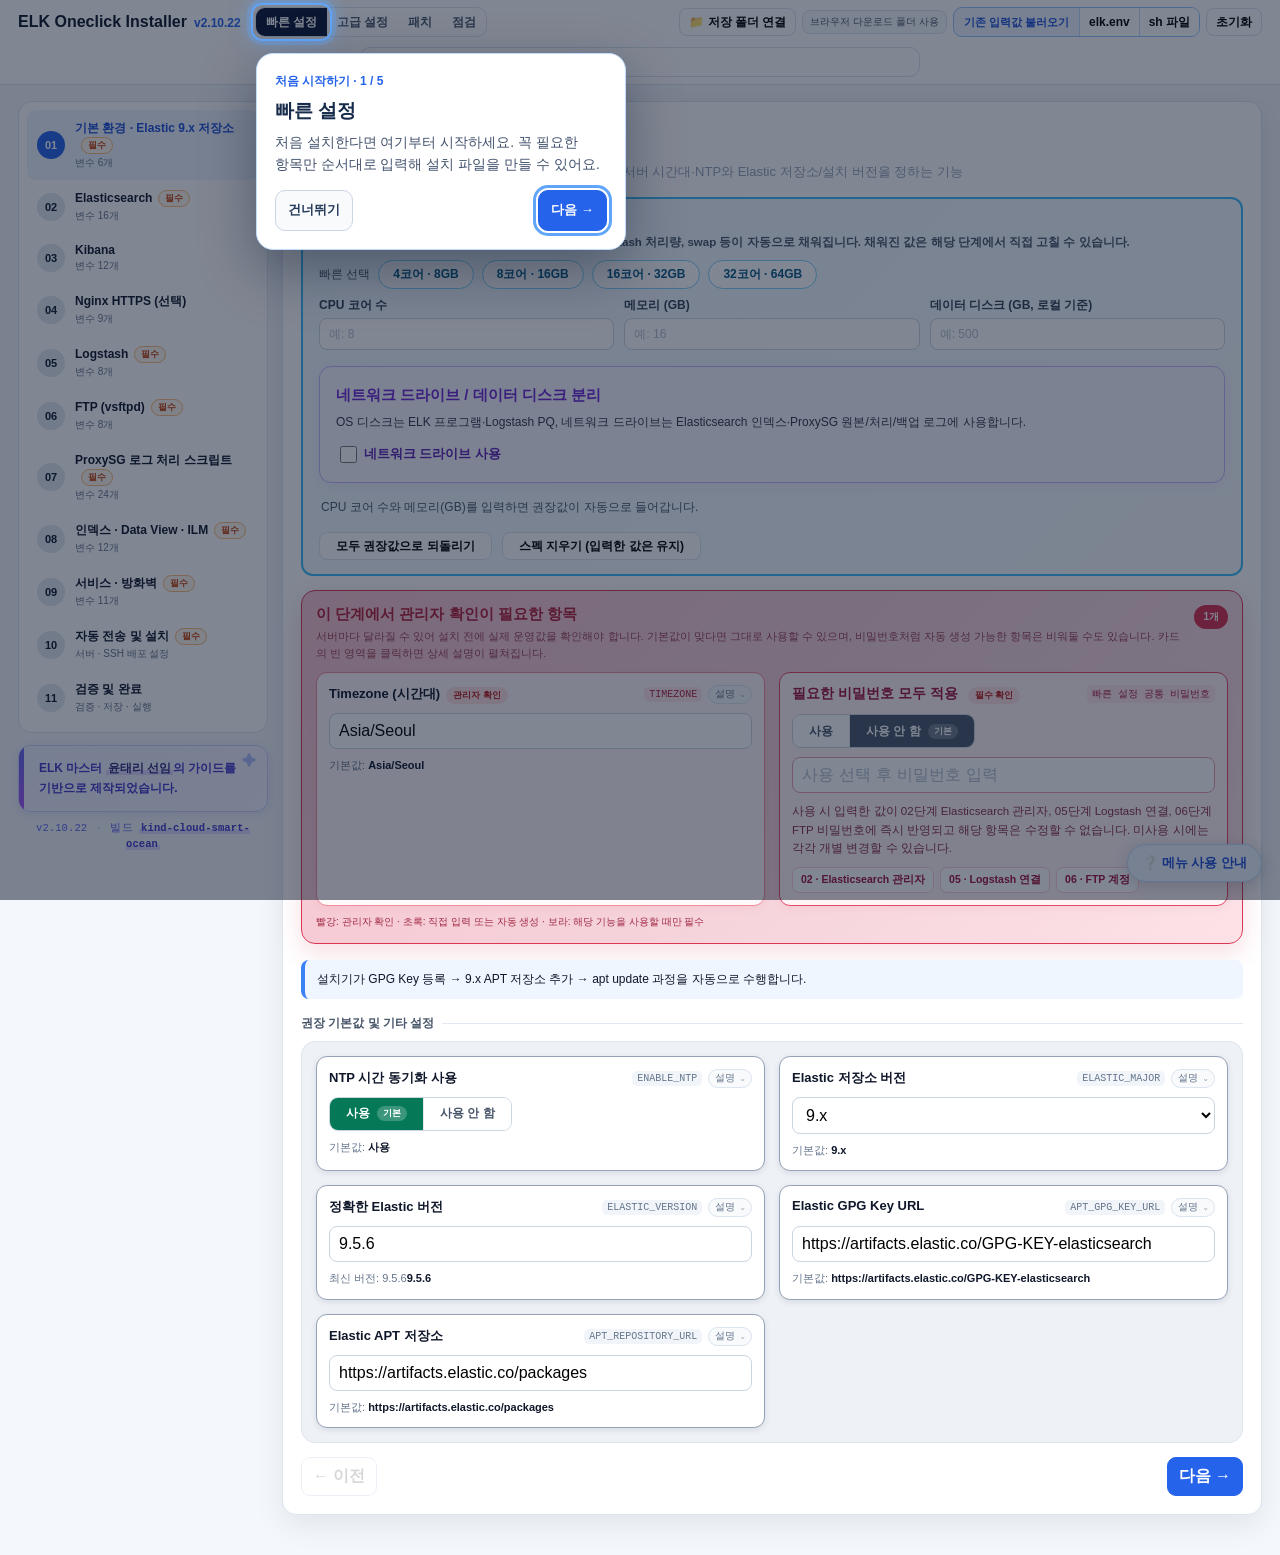
<file: config-wizard.html>
<!doctype html><html lang="ko"><head><meta charset="utf-8"><meta name="viewport" content="width=device-width,initial-scale=1"><title>ELK Oneclick · 빠른 / 고급 설정</title>
<link rel="stylesheet" href="assets/wizard.css?v=uniform-layout-20261030"></head>
<body>
<header class="top"><div class="topin"><div class="hleft"><div class="brand">ELK Oneclick Installer <small>v2.10.22</small></div><div class="mode"><button id="simpleBtn" class="on">빠른 설정</button><button id="advancedBtn">고급 설정</button><button id="patchBtn" title="이미 설치된 서버에서 바꾼 값만 골라 적용합니다">패치</button><button id="inspectBtn" title="서버 정기점검: 버전·Uptime·디스크·CPU·메모리·마지막 로그 시각 등을 한눈에 확인하는 명령을 만들어 줍니다">점검</button></div></div><div class="search"><input id="search" placeholder="변수명/설명 검색"></div><div class="actions"><button id="folderBtn" title="생성한 SH/ENV를 이 폴더에 직접 저장하려면 Config Wizard가 있는 폴더를 처음 한 번 선택하세요.">📁 저장 폴더 연결</button><span id="folderState" class="saveFolderState">브라우저 다운로드 폴더 사용</span><span id="defaultsState" class="saveFolderState" hidden></span><div class="hgroup" role="group" aria-label="기존 입력값 불러오기"><span class="hgtitle">기존 입력값 불러오기</span><button id="importBtn" title="저장해 둔 elk.env 파일의 값을 불러옵니다.">elk.env</button><button id="importShBtn" title="이전에 Config Wizard에서 생성한 elk-oneclick-install*.sh를 불러와 환경변수와 Ubuntu 배포 설정을 복원합니다.">sh 파일</button></div><button id="resetBtn">초기화</button></div><input id="fileInput" type="file" accept=".env,.txt" hidden><input id="shFileInput" type="file" accept=".sh,text/x-shellscript" hidden></div></header>
<div class="wrap"><div id="defaultsWarn" class="info warn" hidden></div><div class="layout"><div class="sidecol"><aside id="side" class="side"></aside><div class="sidecredit"><span class="creditmark" aria-hidden="true">✦</span><p class="credittext">ELK 마스터 <b>윤태리 선임</b>의 가이드를 기반으로 제작되었습니다.</p></div><div class="sidebuild" id="sidebuild" title="지금 열려 있는 Wizard 파일의 빌드 번호입니다. 수정본을 올렸는데 화면이 그대로면 이 번호가 안내받은 번호와 같은지 확인하세요."></div></div><main id="main" class="main"></main></div></div>
<script type="text/javascript" id="defaults-guard">window.addEventListener("error",function(e){if(/wizard-defaults\.js/.test(e.filename||""))window.ELK_DEFAULTS_ERROR=e.message||"syntax error"});</script>
<script src="assets/adopt.js"></script>
<script src="assets/wizard-engine.js"></script>
<script src="assets/storage-wizard.js?v=nfs-direct-folders-20261106"></script>
<script src="assets/menu-tour.js"></script>
<script src="assets/deploy-dir-sync.js?v=20261102"></script>
<script src="assets/adopt-flow.js?v=header-first-render-20261030"></script>
<script src="assets/elastic-version-ui.js?v=latest-text-20261106"></script>
</body></html>
</file>
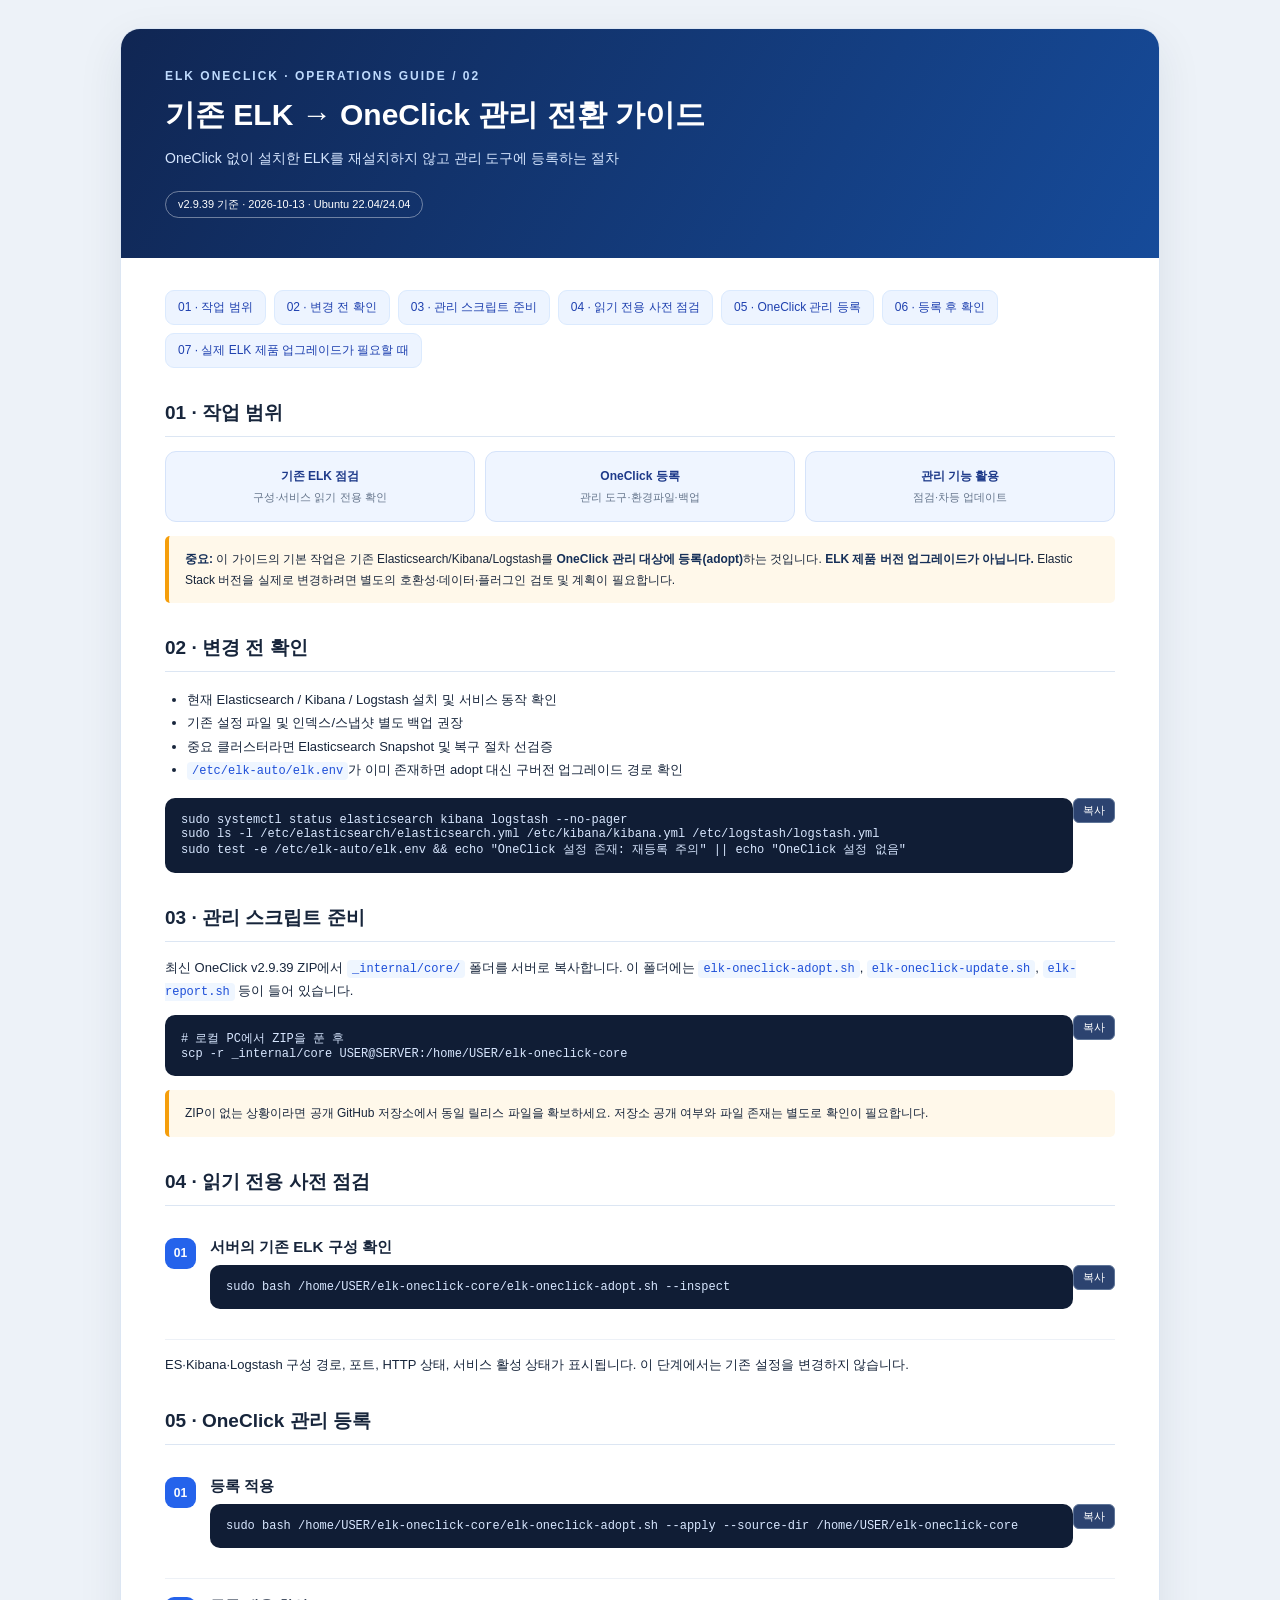
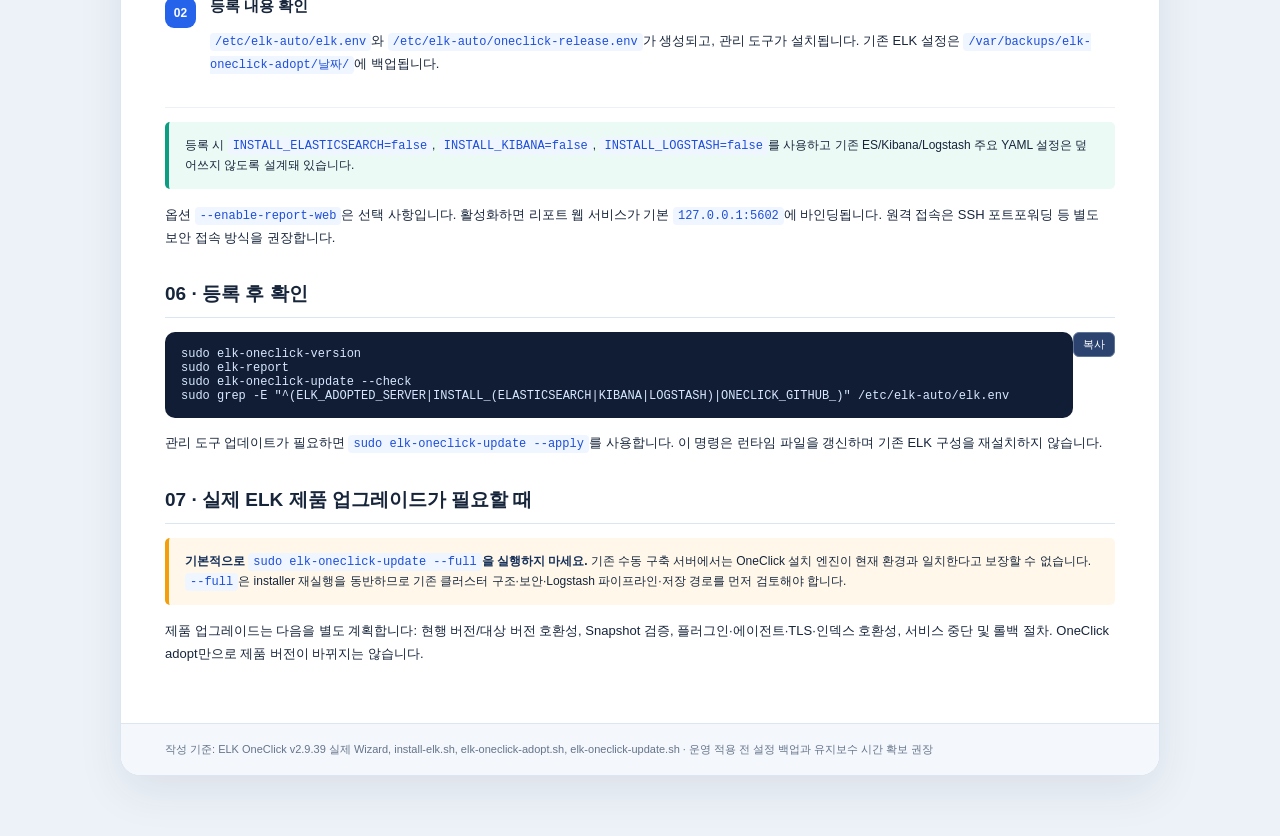
<file: guide-adopt.html>
<!doctype html><html lang="ko"><head><meta charset="utf-8"><meta name="viewport" content="width=device-width,initial-scale=1"><title>기존 ELK → OneClick 관리 전환 가이드 | ELK OneClick v2.9.39</title><style>
:root{font-family:Arial,'Noto Sans KR','Malgun Gothic',sans-serif;color:#17253b;background:#edf2f8;--blue:#2563eb;--line:#dce6f3;--muted:#61728c}*{box-sizing:border-box}body{margin:0}.page{max-width:1040px;margin:28px auto 60px;background:white;border:1px solid var(--line);border-radius:20px;overflow:hidden;box-shadow:0 15px 45px #172b4b16}.hero{background:linear-gradient(120deg,#102653,#164b9a);color:white;padding:40px 44px}.eyebrow{font-size:12px;letter-spacing:2px;color:#bfdbfe;font-weight:800}.hero h1{font-size:30px;line-height:1.3;margin:12px 0}.hero p{font-size:14px;color:#d6e6ff;line-height:1.8;margin:0}.pill{display:inline-block;border:1px solid #ffffff65;border-radius:99px;padding:5px 12px;margin-top:20px;font-size:11px}.content{padding:32px 44px 45px}nav{display:flex;flex-wrap:wrap;gap:8px;margin:0 0 28px}nav a{color:#1e40af;text-decoration:none;background:#edf4ff;border:1px solid #dbeafe;border-radius:9px;padding:8px 12px;font-size:12px}h2{font-size:19px;margin:32px 0 14px;padding-bottom:10px;border-bottom:1px solid var(--line)}h3{font-size:15px;margin:21px 0 10px}p,li{font-size:13px;line-height:1.8}ul,ol{padding-left:22px}.alert{margin:14px 0;border-left:4px solid #f59e0b;background:#fff8ea;padding:13px 16px;font-size:12px;line-height:1.7;border-radius:5px}.okalert{border-color:#0c9e83;background:#ebfaf5}.step{display:flex;gap:14px;padding:18px 0;border-bottom:1px solid #edf1f7}.num{flex:none;width:31px;height:31px;display:grid;place-items:center;color:#fff;background:#2563eb;border-radius:9px;font-weight:800;font-size:12px}.stepbody{flex:1;min-width:0}.step h3{margin:0 0 7px}pre{background:#101d35;color:#d8e7ff;border-radius:10px;padding:15px 16px;overflow:auto;white-space:pre-wrap;word-break:break-word;line-height:1.6;font:12px Consolas,monospace}code{font:12px Consolas,monospace;color:#1d4ed8;background:#eff6ff;border-radius:4px;padding:2px 5px}pre code{background:transparent;color:inherit;padding:0}table{width:100%;border-collapse:collapse;font-size:12px;line-height:1.6}th,td{text-align:left;border-bottom:1px solid #e6edf5;padding:11px;vertical-align:top}th{background:#f5f8ff;color:#23406a}td:first-child{font-weight:700}.flow{display:grid;grid-template-columns:repeat(3,1fr);gap:10px}.flow div{background:#eff5ff;border:1px solid #d5e3fa;border-radius:11px;padding:16px 12px;text-align:center;font-size:12px;font-weight:700;color:#1e3a8a}.flow small{display:block;color:#64748b;font-weight:400;margin-top:5px;font-size:11px}.footer{padding:18px 44px;background:#f4f7fb;border-top:1px solid var(--line);color:#64748b;font-size:11px}strong{color:#152f58}a{color:#1d4ed8}button.copy{float:right;background:#2c4370;border:1px solid #5f7598;color:#fff;font-size:11px;border-radius:6px;padding:4px 9px;cursor:pointer;margin-top:0}.codewrap{position:relative}.codewrap pre{margin-top:8px}@media(max-width:740px){.page{margin:0;border-radius:0}.hero,.content{padding:25px 19px}.hero h1{font-size:24px}.flow{grid-template-columns:1fr}.footer{padding:17px 19px}}@media print{body{background:#fff}.page{margin:0;border:0;box-shadow:none}.hero{-webkit-print-color-adjust:exact;print-color-adjust:exact}nav,button.copy{display:none}.step{break-inside:avoid}pre{white-space:pre-wrap}}
</style></head><body><article class="page"><header class="hero"><div class="eyebrow">ELK ONECLICK · OPERATIONS GUIDE / 02</div><h1>기존 ELK → OneClick 관리 전환 가이드</h1><p>OneClick 없이 설치한 ELK를 재설치하지 않고 관리 도구에 등록하는 절차</p><span class="pill">v2.9.39 기준 · 2026-10-13 · Ubuntu 22.04/24.04</span></header><main class="content"><nav><a href="#overview">01 · 작업 범위</a><a href="#backup">02 · 변경 전 확인</a><a href="#prepare">03 · 관리 스크립트 준비</a><a href="#inspect">04 · 읽기 전용 사전 점검</a><a href="#adopt">05 · OneClick 관리 등록</a><a href="#after">06 · 등록 후 확인</a><a href="#upgrade">07 · 실제 ELK 제품 업그레이드가 필요할 때</a></nav><section id="overview"><h2>01 · 작업 범위</h2><div class="flow"><div>기존 ELK 점검<small>구성·서비스 읽기 전용 확인</small></div><div>OneClick 등록<small>관리 도구·환경파일·백업</small></div><div>관리 기능 활용<small>점검·차등 업데이트</small></div></div><div class="alert"><strong>중요:</strong> 이 가이드의 기본 작업은 기존 Elasticsearch/Kibana/Logstash를 <strong>OneClick 관리 대상에 등록(adopt)</strong>하는 것입니다. <strong>ELK 제품 버전 업그레이드가 아닙니다.</strong> Elastic Stack 버전을 실제로 변경하려면 별도의 호환성·데이터·플러그인 검토 및 계획이 필요합니다.</div></section><section id="backup"><h2>02 · 변경 전 확인</h2><ul><li>현재 Elasticsearch / Kibana / Logstash 설치 및 서비스 동작 확인</li><li>기존 설정 파일 및 인덱스/스냅샷 별도 백업 권장</li><li>중요 클러스터라면 Elasticsearch Snapshot 및 복구 절차 선검증</li><li><code>/etc/elk-auto/elk.env</code>가 이미 존재하면 adopt 대신 구버전 업그레이드 경로 확인</li></ul><div class="codewrap"><pre><code>sudo systemctl status elasticsearch kibana logstash --no-pager
sudo ls -l /etc/elasticsearch/elasticsearch.yml /etc/kibana/kibana.yml /etc/logstash/logstash.yml
sudo test -e /etc/elk-auto/elk.env &amp;&amp; echo &quot;OneClick 설정 존재: 재등록 주의&quot; || echo &quot;OneClick 설정 없음&quot;</code></pre></div></section><section id="prepare"><h2>03 · 관리 스크립트 준비</h2><p>최신 OneClick v2.9.39 ZIP에서 <code>_internal/core/</code> 폴더를 서버로 복사합니다. 이 폴더에는 <code>elk-oneclick-adopt.sh</code>, <code>elk-oneclick-update.sh</code>, <code>elk-report.sh</code> 등이 들어 있습니다.</p><div class="codewrap"><pre><code># 로컬 PC에서 ZIP을 푼 후
scp -r _internal/core USER@SERVER:/home/USER/elk-oneclick-core</code></pre></div><div class="alert">ZIP이 없는 상황이라면 공개 GitHub 저장소에서 동일 릴리스 파일을 확보하세요. 저장소 공개 여부와 파일 존재는 별도로 확인이 필요합니다.</div></section><section id="inspect"><h2>04 · 읽기 전용 사전 점검</h2><div class="step"><span class="num">01</span><div class="stepbody"><h3>서버의 기존 ELK 구성 확인</h3><div class="codewrap"><pre><code>sudo bash /home/USER/elk-oneclick-core/elk-oneclick-adopt.sh --inspect</code></pre></div></div></div><p>ES·Kibana·Logstash 구성 경로, 포트, HTTP 상태, 서비스 활성 상태가 표시됩니다. 이 단계에서는 기존 설정을 변경하지 않습니다.</p></section><section id="adopt"><h2>05 · OneClick 관리 등록</h2><div class="step"><span class="num">01</span><div class="stepbody"><h3>등록 적용</h3><div class="codewrap"><pre><code>sudo bash /home/USER/elk-oneclick-core/elk-oneclick-adopt.sh --apply --source-dir /home/USER/elk-oneclick-core</code></pre></div></div></div><div class="step"><span class="num">02</span><div class="stepbody"><h3>등록 내용 확인</h3><p><code>/etc/elk-auto/elk.env</code>와 <code>/etc/elk-auto/oneclick-release.env</code>가 생성되고, 관리 도구가 설치됩니다. 기존 ELK 설정은 <code>/var/backups/elk-oneclick-adopt/날짜/</code>에 백업됩니다.</p></div></div><div class="alert okalert">등록 시 <code>INSTALL_ELASTICSEARCH=false</code>, <code>INSTALL_KIBANA=false</code>, <code>INSTALL_LOGSTASH=false</code>를 사용하고 기존 ES/Kibana/Logstash 주요 YAML 설정은 덮어쓰지 않도록 설계돼 있습니다.</div><p>옵션 <code>--enable-report-web</code>은 선택 사항입니다. 활성화하면 리포트 웹 서비스가 기본 <code>127.0.0.1:5602</code>에 바인딩됩니다. 원격 접속은 SSH 포트포워딩 등 별도 보안 접속 방식을 권장합니다.</p></section><section id="after"><h2>06 · 등록 후 확인</h2><div class="codewrap"><pre><code>sudo elk-oneclick-version
sudo elk-report
sudo elk-oneclick-update --check
sudo grep -E &quot;^(ELK_ADOPTED_SERVER|INSTALL_(ELASTICSEARCH|KIBANA|LOGSTASH)|ONECLICK_GITHUB_)&quot; /etc/elk-auto/elk.env</code></pre></div><p>관리 도구 업데이트가 필요하면 <code>sudo elk-oneclick-update --apply</code>를 사용합니다. 이 명령은 런타임 파일을 갱신하며 기존 ELK 구성을 재설치하지 않습니다.</p></section><section id="upgrade"><h2>07 · 실제 ELK 제품 업그레이드가 필요할 때</h2><div class="alert"><strong>기본적으로 <code>sudo elk-oneclick-update --full</code>을 실행하지 마세요.</strong> 기존 수동 구축 서버에서는 OneClick 설치 엔진이 현재 환경과 일치한다고 보장할 수 없습니다. <code>--full</code>은 installer 재실행을 동반하므로 기존 클러스터 구조·보안·Logstash 파이프라인·저장 경로를 먼저 검토해야 합니다.</div><p>제품 업그레이드는 다음을 별도 계획합니다: 현행 버전/대상 버전 호환성, Snapshot 검증, 플러그인·에이전트·TLS·인덱스 호환성, 서비스 중단 및 롤백 절차. OneClick adopt만으로 제품 버전이 바뀌지는 않습니다.</p></section></main><footer class="footer">작성 기준: ELK OneClick v2.9.39 실제 Wizard, install-elk.sh, elk-oneclick-adopt.sh, elk-oneclick-update.sh · 운영 적용 전 설정 백업과 유지보수 시간 확보 권장</footer></article><script>
document.querySelectorAll('.codewrap').forEach(w=>{let b=document.createElement('button');b.type='button';b.className='copy';b.textContent='복사';w.prepend(b);b.addEventListener('click',async()=>{let txt=w.querySelector('pre').innerText;try{await navigator.clipboard.writeText(txt);b.textContent='복사 완료';setTimeout(()=>b.textContent='복사',1400)}catch(e){b.textContent='복사 불가';setTimeout(()=>b.textContent='복사',1400)}})});
</script></body></html>
</file>
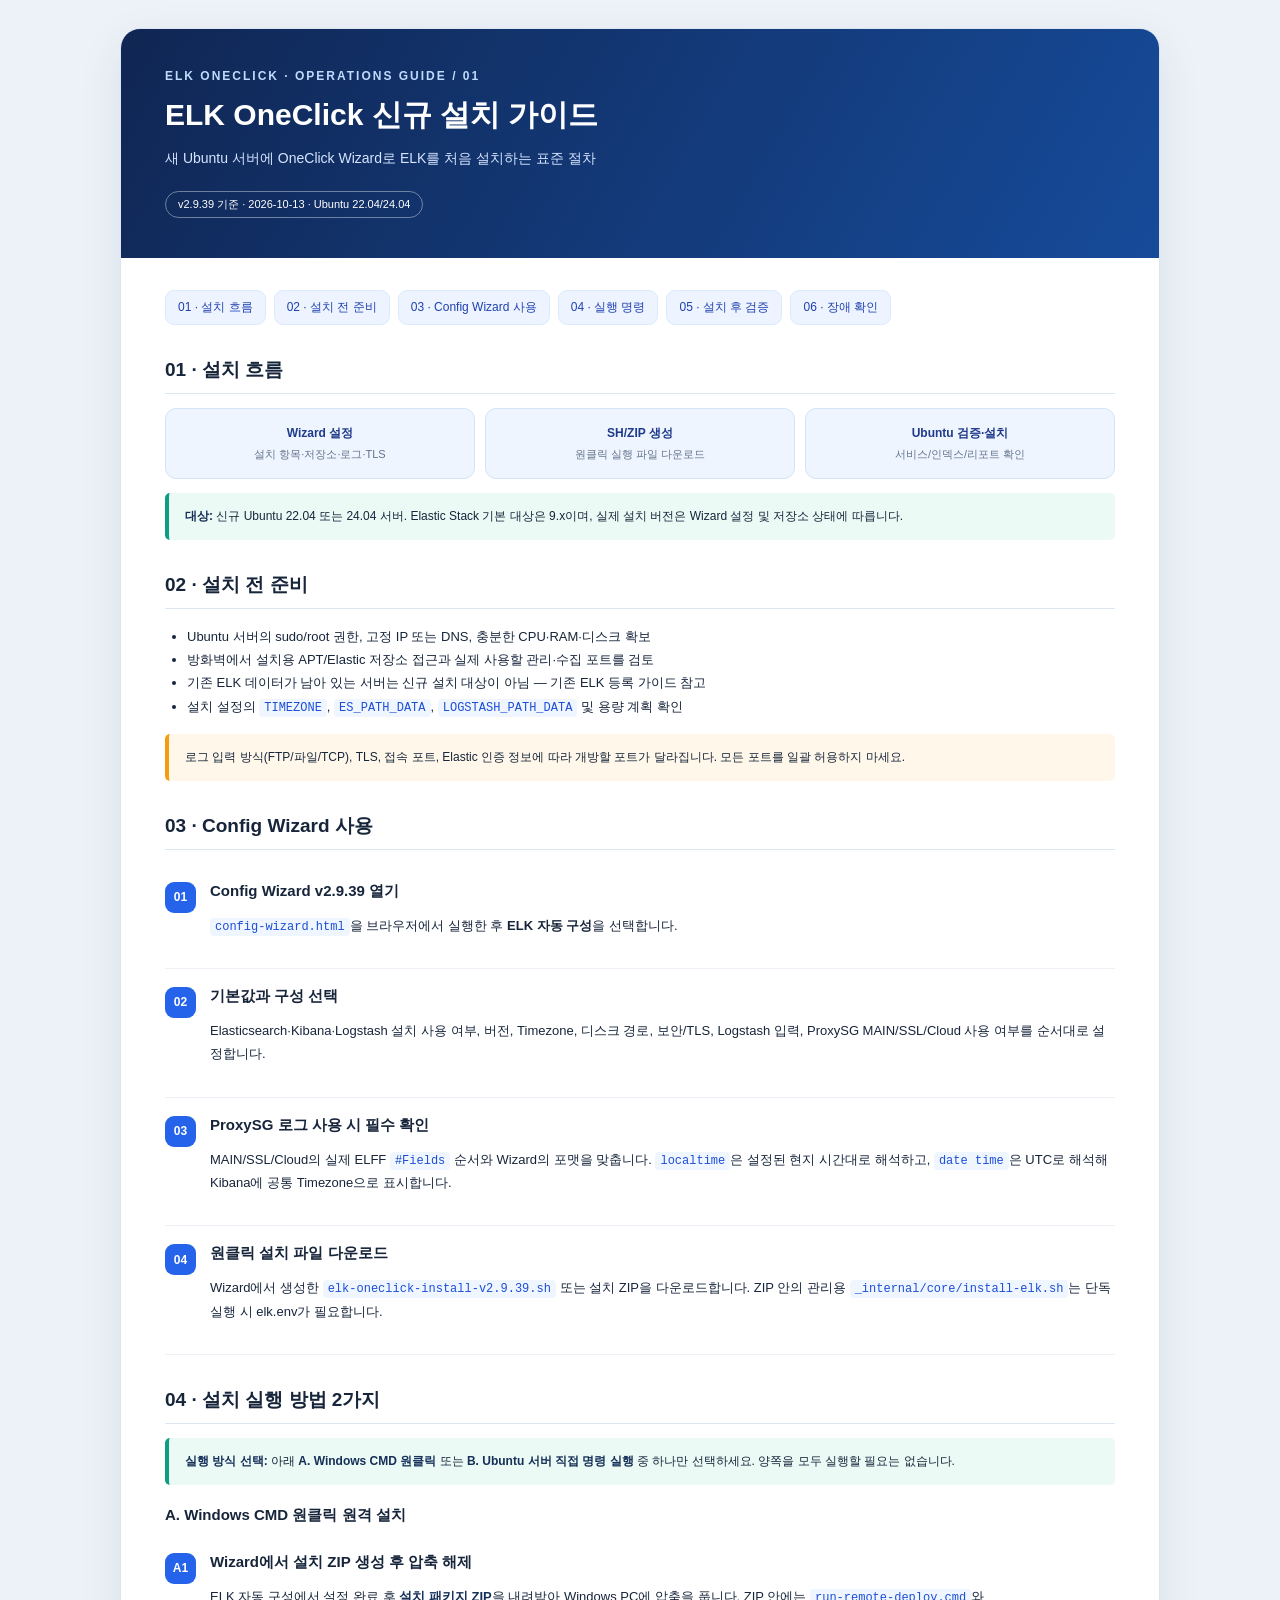
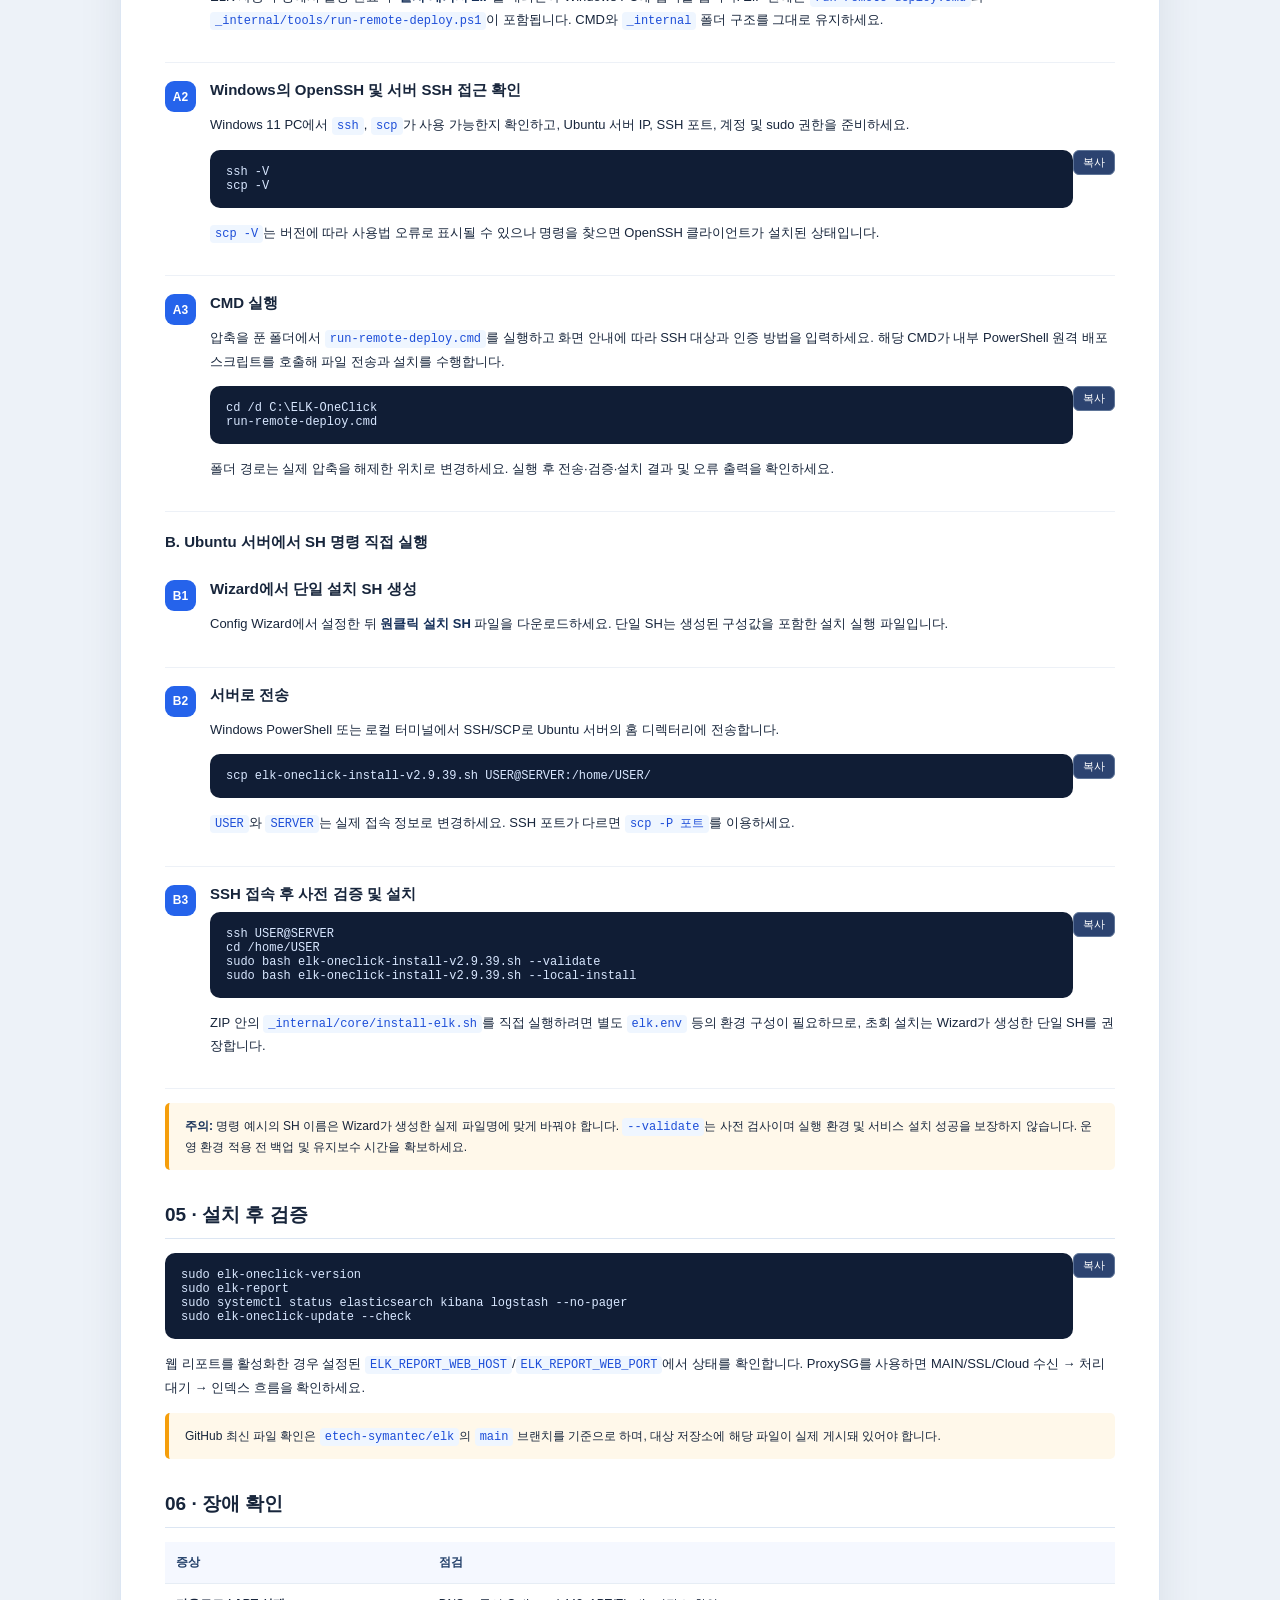
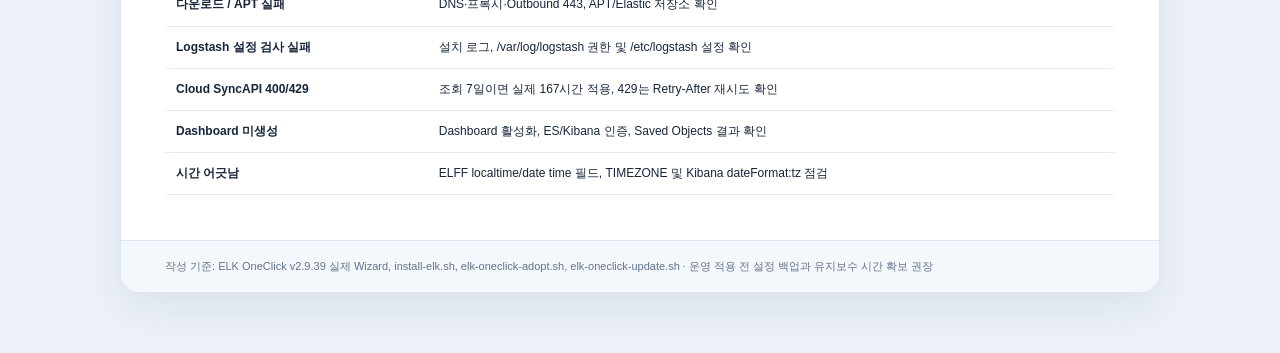
<file: guide-install.html>
<!doctype html><html lang="ko"><head><meta charset="utf-8"><meta name="viewport" content="width=device-width,initial-scale=1"><title>ELK OneClick 신규 설치 가이드 | ELK OneClick v2.9.39</title><style>
:root{font-family:Arial,'Noto Sans KR','Malgun Gothic',sans-serif;color:#17253b;background:#edf2f8;--blue:#2563eb;--line:#dce6f3;--muted:#61728c}*{box-sizing:border-box}body{margin:0}.page{max-width:1040px;margin:28px auto 60px;background:white;border:1px solid var(--line);border-radius:20px;overflow:hidden;box-shadow:0 15px 45px #172b4b16}.hero{background:linear-gradient(120deg,#102653,#164b9a);color:white;padding:40px 44px}.eyebrow{font-size:12px;letter-spacing:2px;color:#bfdbfe;font-weight:800}.hero h1{font-size:30px;line-height:1.3;margin:12px 0}.hero p{font-size:14px;color:#d6e6ff;line-height:1.8;margin:0}.pill{display:inline-block;border:1px solid #ffffff65;border-radius:99px;padding:5px 12px;margin-top:20px;font-size:11px}.content{padding:32px 44px 45px}nav{display:flex;flex-wrap:wrap;gap:8px;margin:0 0 28px}nav a{color:#1e40af;text-decoration:none;background:#edf4ff;border:1px solid #dbeafe;border-radius:9px;padding:8px 12px;font-size:12px}h2{font-size:19px;margin:32px 0 14px;padding-bottom:10px;border-bottom:1px solid var(--line)}h3{font-size:15px;margin:21px 0 10px}p,li{font-size:13px;line-height:1.8}ul,ol{padding-left:22px}.alert{margin:14px 0;border-left:4px solid #f59e0b;background:#fff8ea;padding:13px 16px;font-size:12px;line-height:1.7;border-radius:5px}.okalert{border-color:#0c9e83;background:#ebfaf5}.step{display:flex;gap:14px;padding:18px 0;border-bottom:1px solid #edf1f7}.num{flex:none;width:31px;height:31px;display:grid;place-items:center;color:#fff;background:#2563eb;border-radius:9px;font-weight:800;font-size:12px}.stepbody{flex:1;min-width:0}.step h3{margin:0 0 7px}pre{background:#101d35;color:#d8e7ff;border-radius:10px;padding:15px 16px;overflow:auto;white-space:pre-wrap;word-break:break-word;line-height:1.6;font:12px Consolas,monospace}code{font:12px Consolas,monospace;color:#1d4ed8;background:#eff6ff;border-radius:4px;padding:2px 5px}pre code{background:transparent;color:inherit;padding:0}table{width:100%;border-collapse:collapse;font-size:12px;line-height:1.6}th,td{text-align:left;border-bottom:1px solid #e6edf5;padding:11px;vertical-align:top}th{background:#f5f8ff;color:#23406a}td:first-child{font-weight:700}.flow{display:grid;grid-template-columns:repeat(3,1fr);gap:10px}.flow div{background:#eff5ff;border:1px solid #d5e3fa;border-radius:11px;padding:16px 12px;text-align:center;font-size:12px;font-weight:700;color:#1e3a8a}.flow small{display:block;color:#64748b;font-weight:400;margin-top:5px;font-size:11px}.footer{padding:18px 44px;background:#f4f7fb;border-top:1px solid var(--line);color:#64748b;font-size:11px}strong{color:#152f58}a{color:#1d4ed8}button.copy{float:right;background:#2c4370;border:1px solid #5f7598;color:#fff;font-size:11px;border-radius:6px;padding:4px 9px;cursor:pointer;margin-top:0}.codewrap{position:relative}.codewrap pre{margin-top:8px}@media(max-width:740px){.page{margin:0;border-radius:0}.hero,.content{padding:25px 19px}.hero h1{font-size:24px}.flow{grid-template-columns:1fr}.footer{padding:17px 19px}}@media print{body{background:#fff}.page{margin:0;border:0;box-shadow:none}.hero{-webkit-print-color-adjust:exact;print-color-adjust:exact}nav,button.copy{display:none}.step{break-inside:avoid}pre{white-space:pre-wrap}}
</style></head><body><article class="page"><header class="hero"><div class="eyebrow">ELK ONECLICK · OPERATIONS GUIDE / 01</div><h1>ELK OneClick 신규 설치 가이드</h1><p>새 Ubuntu 서버에 OneClick Wizard로 ELK를 처음 설치하는 표준 절차</p><span class="pill">v2.9.39 기준 · 2026-10-13 · Ubuntu 22.04/24.04</span></header><main class="content"><nav><a href="#overview">01 · 설치 흐름</a><a href="#prereq">02 · 설치 전 준비</a><a href="#wizard">03 · Config Wizard 사용</a><a href="#run">04 · 실행 명령</a><a href="#check">05 · 설치 후 검증</a><a href="#troubleshoot">06 · 장애 확인</a></nav><section id="overview"><h2>01 · 설치 흐름</h2><div class="flow"><div>Wizard 설정<small>설치 항목·저장소·로그·TLS</small></div><div>SH/ZIP 생성<small>원클릭 실행 파일 다운로드</small></div><div>Ubuntu 검증·설치<small>서비스/인덱스/리포트 확인</small></div></div><div class="alert okalert"><strong>대상:</strong> 신규 Ubuntu 22.04 또는 24.04 서버. Elastic Stack 기본 대상은 9.x이며, 실제 설치 버전은 Wizard 설정 및 저장소 상태에 따릅니다.</div></section><section id="prereq"><h2>02 · 설치 전 준비</h2><ul><li>Ubuntu 서버의 sudo/root 권한, 고정 IP 또는 DNS, 충분한 CPU·RAM·디스크 확보</li><li>방화벽에서 설치용 APT/Elastic 저장소 접근과 실제 사용할 관리·수집 포트를 검토</li><li>기존 ELK 데이터가 남아 있는 서버는 신규 설치 대상이 아님 — 기존 ELK 등록 가이드 참고</li><li>설치 설정의 <code>TIMEZONE</code>, <code>ES_PATH_DATA</code>, <code>LOGSTASH_PATH_DATA</code> 및 용량 계획 확인</li></ul><div class="alert">로그 입력 방식(FTP/파일/TCP), TLS, 접속 포트, Elastic 인증 정보에 따라 개방할 포트가 달라집니다. 모든 포트를 일괄 허용하지 마세요.</div></section><section id="wizard"><h2>03 · Config Wizard 사용</h2><div class="step"><span class="num">01</span><div class="stepbody"><h3>Config Wizard v2.9.39 열기</h3><p><code>config-wizard.html</code>을 브라우저에서 실행한 후 <b>ELK 자동 구성</b>을 선택합니다.</p></div></div><div class="step"><span class="num">02</span><div class="stepbody"><h3>기본값과 구성 선택</h3><p>Elasticsearch·Kibana·Logstash 설치 사용 여부, 버전, Timezone, 디스크 경로, 보안/TLS, Logstash 입력, ProxySG MAIN/SSL/Cloud 사용 여부를 순서대로 설정합니다.</p></div></div><div class="step"><span class="num">03</span><div class="stepbody"><h3>ProxySG 로그 사용 시 필수 확인</h3><p>MAIN/SSL/Cloud의 실제 ELFF <code>#Fields</code> 순서와 Wizard의 포맷을 맞춥니다. <code>localtime</code>은 설정된 현지 시간대로 해석하고, <code>date time</code>은 UTC로 해석해 Kibana에 공통 Timezone으로 표시합니다.</p></div></div><div class="step"><span class="num">04</span><div class="stepbody"><h3>원클릭 설치 파일 다운로드</h3><p>Wizard에서 생성한 <code>elk-oneclick-install-v2.9.39.sh</code> 또는 설치 ZIP을 다운로드합니다. ZIP 안의 관리용 <code>_internal/core/install-elk.sh</code>는 단독 실행 시 elk.env가 필요합니다.</p></div></div></section><section id="run"><h2>04 · 설치 실행 방법 2가지</h2>
<div class="alert okalert"><strong>실행 방식 선택:</strong> 아래 <strong>A. Windows CMD 원클릭</strong> 또는 <strong>B. Ubuntu 서버 직접 명령 실행</strong> 중 하나만 선택하세요. 양쪽을 모두 실행할 필요는 없습니다.</div>
<h3>A. Windows CMD 원클릭 원격 설치</h3>
<div class="step"><span class="num">A1</span><div class="stepbody"><h3>Wizard에서 설치 ZIP 생성 후 압축 해제</h3><p>ELK 자동 구성에서 설정 완료 후 <strong>설치 패키지 ZIP</strong>을 내려받아 Windows PC에 압축을 풉니다. ZIP 안에는 <code>run-remote-deploy.cmd</code>와 <code>_internal/tools/run-remote-deploy.ps1</code>이 포함됩니다. CMD와 <code>_internal</code> 폴더 구조를 그대로 유지하세요.</p></div></div>
<div class="step"><span class="num">A2</span><div class="stepbody"><h3>Windows의 OpenSSH 및 서버 SSH 접근 확인</h3><p>Windows 11 PC에서 <code>ssh</code>, <code>scp</code>가 사용 가능한지 확인하고, Ubuntu 서버 IP, SSH 포트, 계정 및 sudo 권한을 준비하세요.</p><div class="codewrap"><pre><code>ssh -V
scp -V</code></pre></div><p><code>scp -V</code>는 버전에 따라 사용법 오류로 표시될 수 있으나 명령을 찾으면 OpenSSH 클라이언트가 설치된 상태입니다.</p></div></div>
<div class="step"><span class="num">A3</span><div class="stepbody"><h3>CMD 실행</h3><p>압축을 푼 폴더에서 <code>run-remote-deploy.cmd</code>를 실행하고 화면 안내에 따라 SSH 대상과 인증 방법을 입력하세요. 해당 CMD가 내부 PowerShell 원격 배포 스크립트를 호출해 파일 전송과 설치를 수행합니다.</p><div class="codewrap"><pre><code>cd /d C:\ELK-OneClick
run-remote-deploy.cmd</code></pre></div><p>폴더 경로는 실제 압축을 해제한 위치로 변경하세요. 실행 후 전송·검증·설치 결과 및 오류 출력을 확인하세요.</p></div></div>
<h3>B. Ubuntu 서버에서 SH 명령 직접 실행</h3>
<div class="step"><span class="num">B1</span><div class="stepbody"><h3>Wizard에서 단일 설치 SH 생성</h3><p>Config Wizard에서 설정한 뒤 <strong>원클릭 설치 SH</strong> 파일을 다운로드하세요. 단일 SH는 생성된 구성값을 포함한 설치 실행 파일입니다.</p></div></div>
<div class="step"><span class="num">B2</span><div class="stepbody"><h3>서버로 전송</h3><p>Windows PowerShell 또는 로컬 터미널에서 SSH/SCP로 Ubuntu 서버의 홈 디렉터리에 전송합니다.</p><div class="codewrap"><pre><code>scp elk-oneclick-install-v2.9.39.sh USER@SERVER:/home/USER/</code></pre></div><p><code>USER</code>와 <code>SERVER</code>는 실제 접속 정보로 변경하세요. SSH 포트가 다르면 <code>scp -P 포트</code>를 이용하세요.</p></div></div>
<div class="step"><span class="num">B3</span><div class="stepbody"><h3>SSH 접속 후 사전 검증 및 설치</h3><div class="codewrap"><pre><code>ssh USER@SERVER
cd /home/USER
sudo bash elk-oneclick-install-v2.9.39.sh --validate
sudo bash elk-oneclick-install-v2.9.39.sh --local-install</code></pre></div><p>ZIP 안의 <code>_internal/core/install-elk.sh</code>를 직접 실행하려면 별도 <code>elk.env</code> 등의 환경 구성이 필요하므로, 초회 설치는 Wizard가 생성한 단일 SH를 권장합니다.</p></div></div>
<div class="alert"><strong>주의:</strong> 명령 예시의 SH 이름은 Wizard가 생성한 실제 파일명에 맞게 바꿔야 합니다. <code>--validate</code>는 사전 검사이며 실행 환경 및 서비스 설치 성공을 보장하지 않습니다. 운영 환경 적용 전 백업 및 유지보수 시간을 확보하세요.</div></section><section id="check"><h2>05 · 설치 후 검증</h2><div class="codewrap"><pre><code>sudo elk-oneclick-version
sudo elk-report
sudo systemctl status elasticsearch kibana logstash --no-pager
sudo elk-oneclick-update --check</code></pre></div><p>웹 리포트를 활성화한 경우 설정된 <code>ELK_REPORT_WEB_HOST</code>/<code>ELK_REPORT_WEB_PORT</code>에서 상태를 확인합니다. ProxySG를 사용하면 MAIN/SSL/Cloud 수신 → 처리 대기 → 인덱스 흐름을 확인하세요.</p><div class="alert">GitHub 최신 파일 확인은 <code>etech-symantec/elk</code>의 <code>main</code> 브랜치를 기준으로 하며, 대상 저장소에 해당 파일이 실제 게시돼 있어야 합니다.</div></section><section id="troubleshoot"><h2>06 · 장애 확인</h2><table><tr><th>증상</th><th>점검</th></tr><tr><td>다운로드 / APT 실패</td><td>DNS·프록시·Outbound 443, APT/Elastic 저장소 확인</td></tr><tr><td>Logstash 설정 검사 실패</td><td>설치 로그, /var/log/logstash 권한 및 /etc/logstash 설정 확인</td></tr><tr><td>Cloud SyncAPI 400/429</td><td>조회 7일이면 실제 167시간 적용, 429는 Retry-After 재시도 확인</td></tr><tr><td>Dashboard 미생성</td><td>Dashboard 활성화, ES/Kibana 인증, Saved Objects 결과 확인</td></tr><tr><td>시간 어긋남</td><td>ELFF localtime/date time 필드, TIMEZONE 및 Kibana dateFormat:tz 점검</td></tr></table></section></main><footer class="footer">작성 기준: ELK OneClick v2.9.39 실제 Wizard, install-elk.sh, elk-oneclick-adopt.sh, elk-oneclick-update.sh · 운영 적용 전 설정 백업과 유지보수 시간 확보 권장</footer></article><script>
document.querySelectorAll('.codewrap').forEach(w=>{let b=document.createElement('button');b.type='button';b.className='copy';b.textContent='복사';w.prepend(b);b.addEventListener('click',async()=>{let txt=w.querySelector('pre').innerText;try{await navigator.clipboard.writeText(txt);b.textContent='복사 완료';setTimeout(()=>b.textContent='복사',1400)}catch(e){b.textContent='복사 불가';setTimeout(()=>b.textContent='복사',1400)}})});
</script></body></html>
</file>
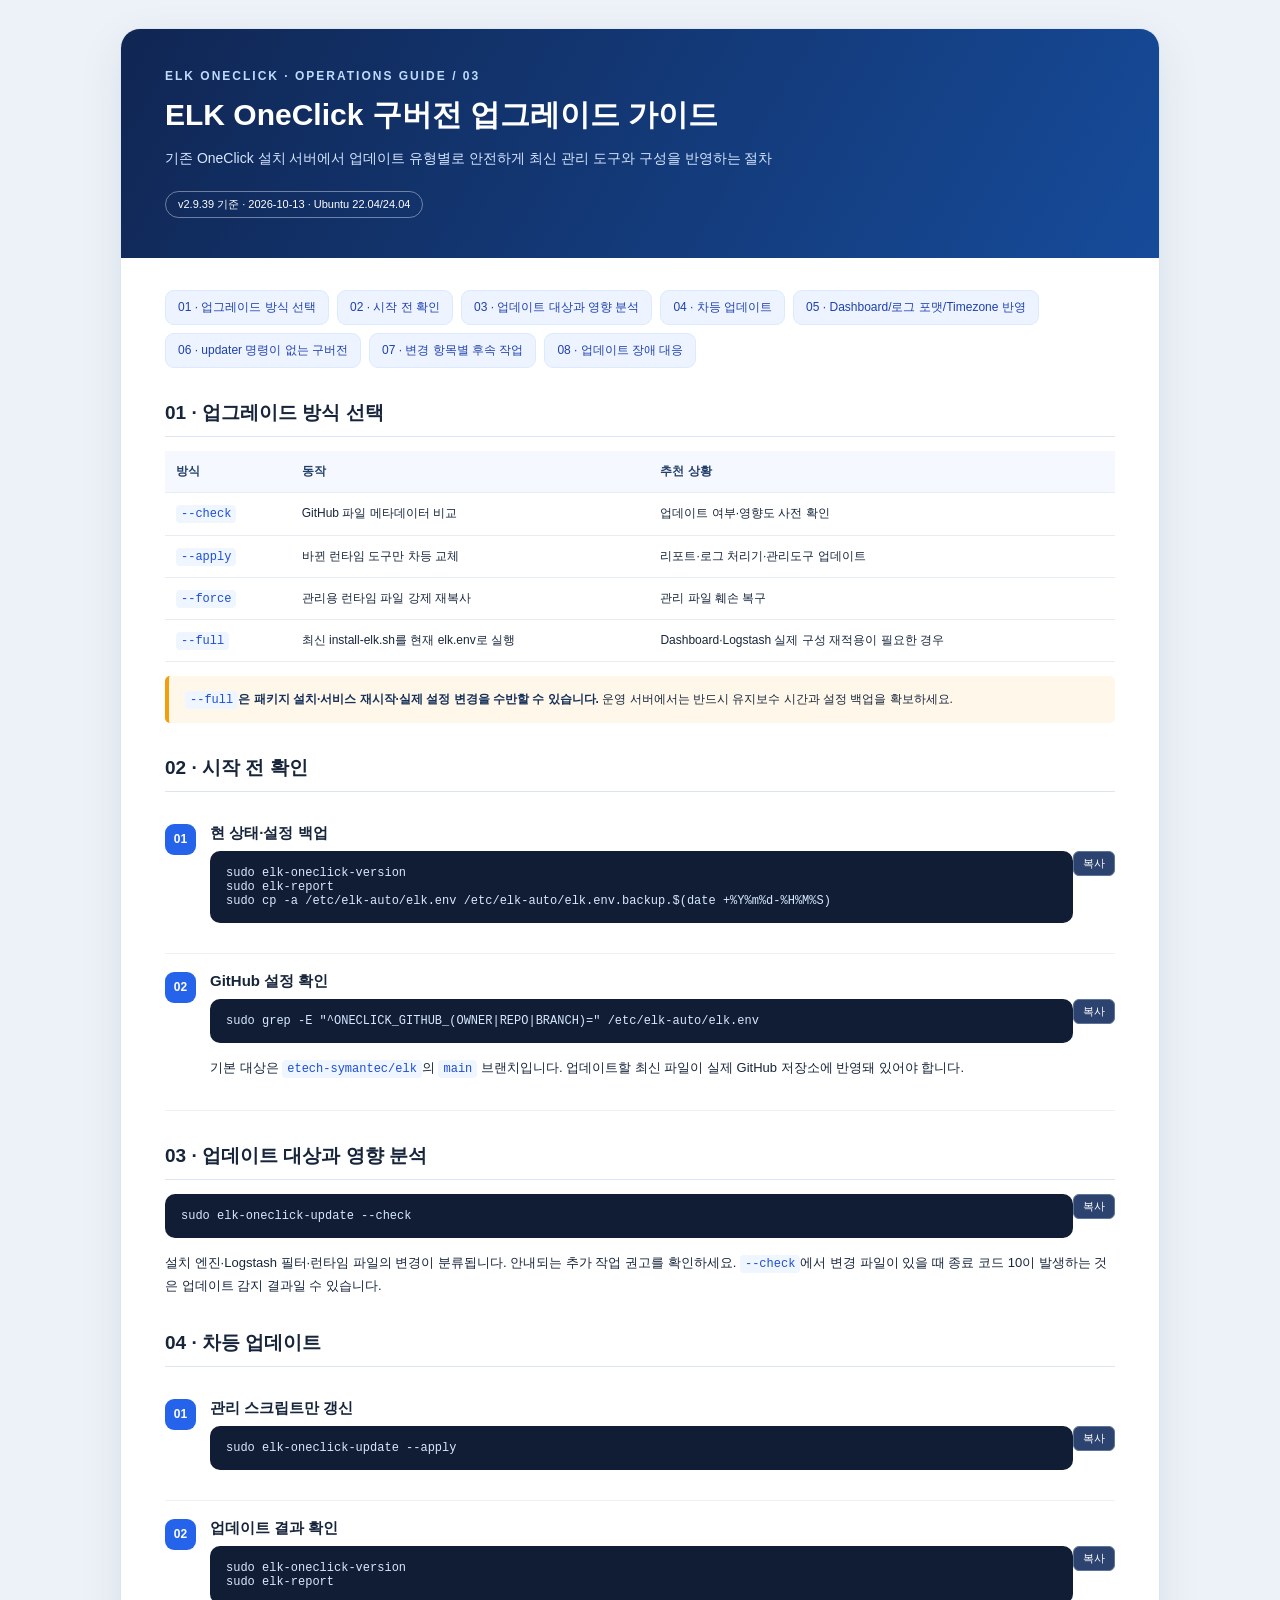
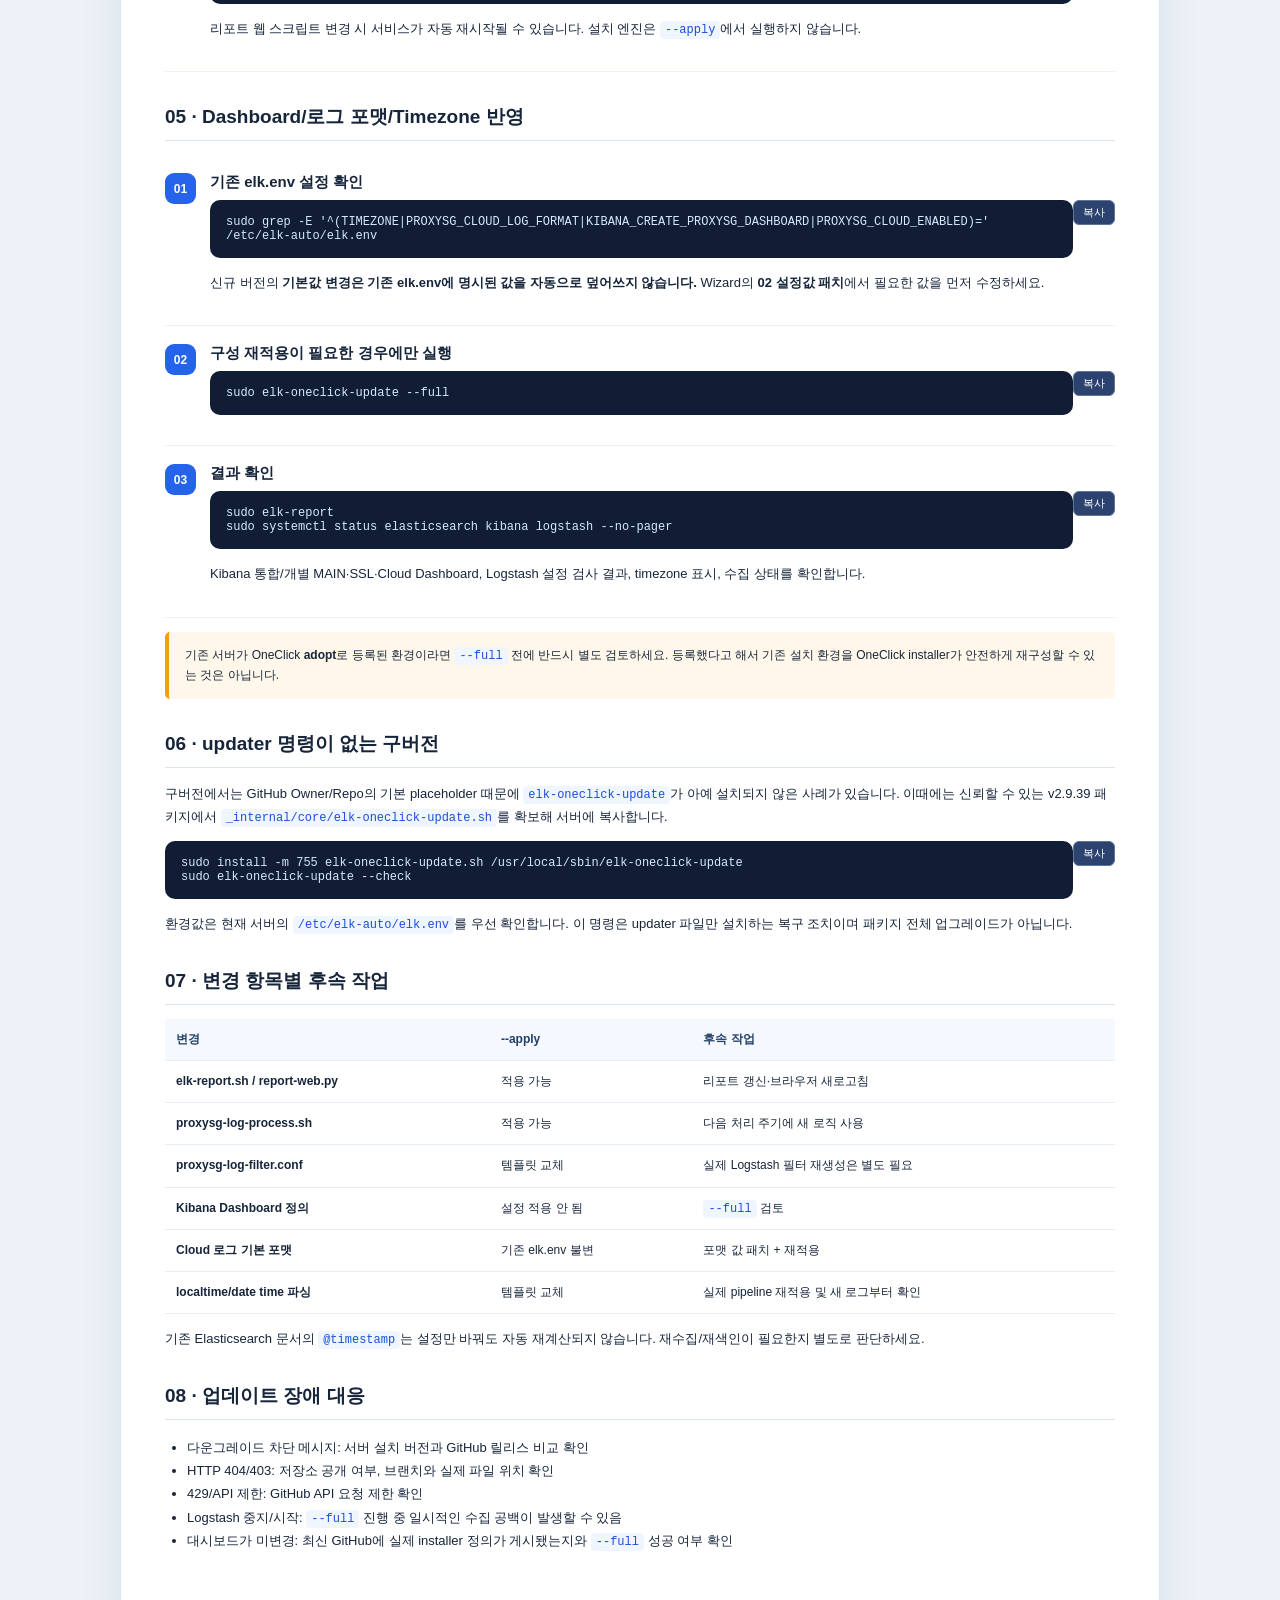
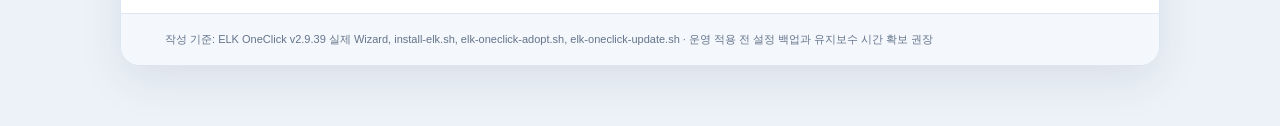
<file: guide-upgrade.html>
<!doctype html><html lang="ko"><head><meta charset="utf-8"><meta name="viewport" content="width=device-width,initial-scale=1"><title>ELK OneClick 구버전 업그레이드 가이드 | ELK OneClick v2.9.39</title><style>
:root{font-family:Arial,'Noto Sans KR','Malgun Gothic',sans-serif;color:#17253b;background:#edf2f8;--blue:#2563eb;--line:#dce6f3;--muted:#61728c}*{box-sizing:border-box}body{margin:0}.page{max-width:1040px;margin:28px auto 60px;background:white;border:1px solid var(--line);border-radius:20px;overflow:hidden;box-shadow:0 15px 45px #172b4b16}.hero{background:linear-gradient(120deg,#102653,#164b9a);color:white;padding:40px 44px}.eyebrow{font-size:12px;letter-spacing:2px;color:#bfdbfe;font-weight:800}.hero h1{font-size:30px;line-height:1.3;margin:12px 0}.hero p{font-size:14px;color:#d6e6ff;line-height:1.8;margin:0}.pill{display:inline-block;border:1px solid #ffffff65;border-radius:99px;padding:5px 12px;margin-top:20px;font-size:11px}.content{padding:32px 44px 45px}nav{display:flex;flex-wrap:wrap;gap:8px;margin:0 0 28px}nav a{color:#1e40af;text-decoration:none;background:#edf4ff;border:1px solid #dbeafe;border-radius:9px;padding:8px 12px;font-size:12px}h2{font-size:19px;margin:32px 0 14px;padding-bottom:10px;border-bottom:1px solid var(--line)}h3{font-size:15px;margin:21px 0 10px}p,li{font-size:13px;line-height:1.8}ul,ol{padding-left:22px}.alert{margin:14px 0;border-left:4px solid #f59e0b;background:#fff8ea;padding:13px 16px;font-size:12px;line-height:1.7;border-radius:5px}.okalert{border-color:#0c9e83;background:#ebfaf5}.step{display:flex;gap:14px;padding:18px 0;border-bottom:1px solid #edf1f7}.num{flex:none;width:31px;height:31px;display:grid;place-items:center;color:#fff;background:#2563eb;border-radius:9px;font-weight:800;font-size:12px}.stepbody{flex:1;min-width:0}.step h3{margin:0 0 7px}pre{background:#101d35;color:#d8e7ff;border-radius:10px;padding:15px 16px;overflow:auto;white-space:pre-wrap;word-break:break-word;line-height:1.6;font:12px Consolas,monospace}code{font:12px Consolas,monospace;color:#1d4ed8;background:#eff6ff;border-radius:4px;padding:2px 5px}pre code{background:transparent;color:inherit;padding:0}table{width:100%;border-collapse:collapse;font-size:12px;line-height:1.6}th,td{text-align:left;border-bottom:1px solid #e6edf5;padding:11px;vertical-align:top}th{background:#f5f8ff;color:#23406a}td:first-child{font-weight:700}.flow{display:grid;grid-template-columns:repeat(3,1fr);gap:10px}.flow div{background:#eff5ff;border:1px solid #d5e3fa;border-radius:11px;padding:16px 12px;text-align:center;font-size:12px;font-weight:700;color:#1e3a8a}.flow small{display:block;color:#64748b;font-weight:400;margin-top:5px;font-size:11px}.footer{padding:18px 44px;background:#f4f7fb;border-top:1px solid var(--line);color:#64748b;font-size:11px}strong{color:#152f58}a{color:#1d4ed8}button.copy{float:right;background:#2c4370;border:1px solid #5f7598;color:#fff;font-size:11px;border-radius:6px;padding:4px 9px;cursor:pointer;margin-top:0}.codewrap{position:relative}.codewrap pre{margin-top:8px}@media(max-width:740px){.page{margin:0;border-radius:0}.hero,.content{padding:25px 19px}.hero h1{font-size:24px}.flow{grid-template-columns:1fr}.footer{padding:17px 19px}}@media print{body{background:#fff}.page{margin:0;border:0;box-shadow:none}.hero{-webkit-print-color-adjust:exact;print-color-adjust:exact}nav,button.copy{display:none}.step{break-inside:avoid}pre{white-space:pre-wrap}}
</style></head><body><article class="page"><header class="hero"><div class="eyebrow">ELK ONECLICK · OPERATIONS GUIDE / 03</div><h1>ELK OneClick 구버전 업그레이드 가이드</h1><p>기존 OneClick 설치 서버에서 업데이트 유형별로 안전하게 최신 관리 도구와 구성을 반영하는 절차</p><span class="pill">v2.9.39 기준 · 2026-10-13 · Ubuntu 22.04/24.04</span></header><main class="content"><nav><a href="#overview">01 · 업그레이드 방식 선택</a><a href="#pre">02 · 시작 전 확인</a><a href="#check">03 · 업데이트 대상과 영향 분석</a><a href="#apply">04 · 차등 업데이트</a><a href="#full">05 · Dashboard/로그 포맷/Timezone 반영</a><a href="#missing">06 · updater 명령이 없는 구버전</a><a href="#matrix">07 · 변경 항목별 후속 작업</a><a href="#trouble">08 · 업데이트 장애 대응</a></nav><section id="overview"><h2>01 · 업그레이드 방식 선택</h2><table><tr><th>방식</th><th>동작</th><th>추천 상황</th></tr><tr><td><code>--check</code></td><td>GitHub 파일 메타데이터 비교</td><td>업데이트 여부·영향도 사전 확인</td></tr><tr><td><code>--apply</code></td><td>바뀐 런타임 도구만 차등 교체</td><td>리포트·로그 처리기·관리도구 업데이트</td></tr><tr><td><code>--force</code></td><td>관리용 런타임 파일 강제 재복사</td><td>관리 파일 훼손 복구</td></tr><tr><td><code>--full</code></td><td>최신 install-elk.sh를 현재 elk.env로 실행</td><td>Dashboard·Logstash 실제 구성 재적용이 필요한 경우</td></tr></table><div class="alert"><strong><code>--full</code>은 패키지 설치·서비스 재시작·실제 설정 변경을 수반할 수 있습니다.</strong> 운영 서버에서는 반드시 유지보수 시간과 설정 백업을 확보하세요.</div></section><section id="pre"><h2>02 · 시작 전 확인</h2><div class="step"><span class="num">01</span><div class="stepbody"><h3>현 상태·설정 백업</h3><div class="codewrap"><pre><code>sudo elk-oneclick-version
sudo elk-report
sudo cp -a /etc/elk-auto/elk.env /etc/elk-auto/elk.env.backup.$(date +%Y%m%d-%H%M%S)</code></pre></div></div></div><div class="step"><span class="num">02</span><div class="stepbody"><h3>GitHub 설정 확인</h3><div class="codewrap"><pre><code>sudo grep -E &quot;^ONECLICK_GITHUB_(OWNER|REPO|BRANCH)=&quot; /etc/elk-auto/elk.env</code></pre></div><p>기본 대상은 <code>etech-symantec/elk</code>의 <code>main</code> 브랜치입니다. 업데이트할 최신 파일이 실제 GitHub 저장소에 반영돼 있어야 합니다.</p></div></div></section><section id="check"><h2>03 · 업데이트 대상과 영향 분석</h2><div class="codewrap"><pre><code>sudo elk-oneclick-update --check</code></pre></div><p>설치 엔진·Logstash 필터·런타임 파일의 변경이 분류됩니다. 안내되는 추가 작업 권고를 확인하세요. <code>--check</code>에서 변경 파일이 있을 때 종료 코드 10이 발생하는 것은 업데이트 감지 결과일 수 있습니다.</p></section><section id="apply"><h2>04 · 차등 업데이트</h2><div class="step"><span class="num">01</span><div class="stepbody"><h3>관리 스크립트만 갱신</h3><div class="codewrap"><pre><code>sudo elk-oneclick-update --apply</code></pre></div></div></div><div class="step"><span class="num">02</span><div class="stepbody"><h3>업데이트 결과 확인</h3><div class="codewrap"><pre><code>sudo elk-oneclick-version
sudo elk-report</code></pre></div><p>리포트 웹 스크립트 변경 시 서비스가 자동 재시작될 수 있습니다. 설치 엔진은 <code>--apply</code>에서 실행하지 않습니다.</p></div></div></section><section id="full"><h2>05 · Dashboard/로그 포맷/Timezone 반영</h2><div class="step"><span class="num">01</span><div class="stepbody"><h3>기존 elk.env 설정 확인</h3><div class="codewrap"><pre><code>sudo grep -E &#x27;^(TIMEZONE|PROXYSG_CLOUD_LOG_FORMAT|KIBANA_CREATE_PROXYSG_DASHBOARD|PROXYSG_CLOUD_ENABLED)=&#x27; /etc/elk-auto/elk.env</code></pre></div><p>신규 버전의 <b>기본값 변경은 기존 elk.env에 명시된 값을 자동으로 덮어쓰지 않습니다.</b> Wizard의 <b>02 설정값 패치</b>에서 필요한 값을 먼저 수정하세요.</p></div></div><div class="step"><span class="num">02</span><div class="stepbody"><h3>구성 재적용이 필요한 경우에만 실행</h3><div class="codewrap"><pre><code>sudo elk-oneclick-update --full</code></pre></div></div></div><div class="step"><span class="num">03</span><div class="stepbody"><h3>결과 확인</h3><div class="codewrap"><pre><code>sudo elk-report
sudo systemctl status elasticsearch kibana logstash --no-pager</code></pre></div><p>Kibana 통합/개별 MAIN·SSL·Cloud Dashboard, Logstash 설정 검사 결과, timezone 표시, 수집 상태를 확인합니다.</p></div></div><div class="alert">기존 서버가 OneClick <b>adopt</b>로 등록된 환경이라면 <code>--full</code> 전에 반드시 별도 검토하세요. 등록했다고 해서 기존 설치 환경을 OneClick installer가 안전하게 재구성할 수 있는 것은 아닙니다.</div></section><section id="missing"><h2>06 · updater 명령이 없는 구버전</h2><p>구버전에서는 GitHub Owner/Repo의 기본 placeholder 때문에 <code>elk-oneclick-update</code>가 아예 설치되지 않은 사례가 있습니다. 이때에는 신뢰할 수 있는 v2.9.39 패키지에서 <code>_internal/core/elk-oneclick-update.sh</code>를 확보해 서버에 복사합니다.</p><div class="codewrap"><pre><code>sudo install -m 755 elk-oneclick-update.sh /usr/local/sbin/elk-oneclick-update
sudo elk-oneclick-update --check</code></pre></div><p>환경값은 현재 서버의 <code>/etc/elk-auto/elk.env</code>를 우선 확인합니다. 이 명령은 updater 파일만 설치하는 복구 조치이며 패키지 전체 업그레이드가 아닙니다.</p></section><section id="matrix"><h2>07 · 변경 항목별 후속 작업</h2><table><tr><th>변경</th><th>--apply</th><th>후속 작업</th></tr><tr><td>elk-report.sh / report-web.py</td><td>적용 가능</td><td>리포트 갱신·브라우저 새로고침</td></tr><tr><td>proxysg-log-process.sh</td><td>적용 가능</td><td>다음 처리 주기에 새 로직 사용</td></tr><tr><td>proxysg-log-filter.conf</td><td>템플릿 교체</td><td>실제 Logstash 필터 재생성은 별도 필요</td></tr><tr><td>Kibana Dashboard 정의</td><td>설정 적용 안 됨</td><td><code>--full</code> 검토</td></tr><tr><td>Cloud 로그 기본 포맷</td><td>기존 elk.env 불변</td><td>포맷 값 패치 + 재적용</td></tr><tr><td>localtime/date time 파싱</td><td>템플릿 교체</td><td>실제 pipeline 재적용 및 새 로그부터 확인</td></tr></table><p>기존 Elasticsearch 문서의 <code>@timestamp</code>는 설정만 바꿔도 자동 재계산되지 않습니다. 재수집/재색인이 필요한지 별도로 판단하세요.</p></section><section id="trouble"><h2>08 · 업데이트 장애 대응</h2><ul><li>다운그레이드 차단 메시지: 서버 설치 버전과 GitHub 릴리스 비교 확인</li><li>HTTP 404/403: 저장소 공개 여부, 브랜치와 실제 파일 위치 확인</li><li>429/API 제한: GitHub API 요청 제한 확인</li><li>Logstash 중지/시작: <code>--full</code> 진행 중 일시적인 수집 공백이 발생할 수 있음</li><li>대시보드가 미변경: 최신 GitHub에 실제 installer 정의가 게시됐는지와 <code>--full</code> 성공 여부 확인</li></ul></section></main><footer class="footer">작성 기준: ELK OneClick v2.9.39 실제 Wizard, install-elk.sh, elk-oneclick-adopt.sh, elk-oneclick-update.sh · 운영 적용 전 설정 백업과 유지보수 시간 확보 권장</footer></article><script>
document.querySelectorAll('.codewrap').forEach(w=>{let b=document.createElement('button');b.type='button';b.className='copy';b.textContent='복사';w.prepend(b);b.addEventListener('click',async()=>{let txt=w.querySelector('pre').innerText;try{await navigator.clipboard.writeText(txt);b.textContent='복사 완료';setTimeout(()=>b.textContent='복사',1400)}catch(e){b.textContent='복사 불가';setTimeout(()=>b.textContent='복사',1400)}})});
</script></body></html>
</file>
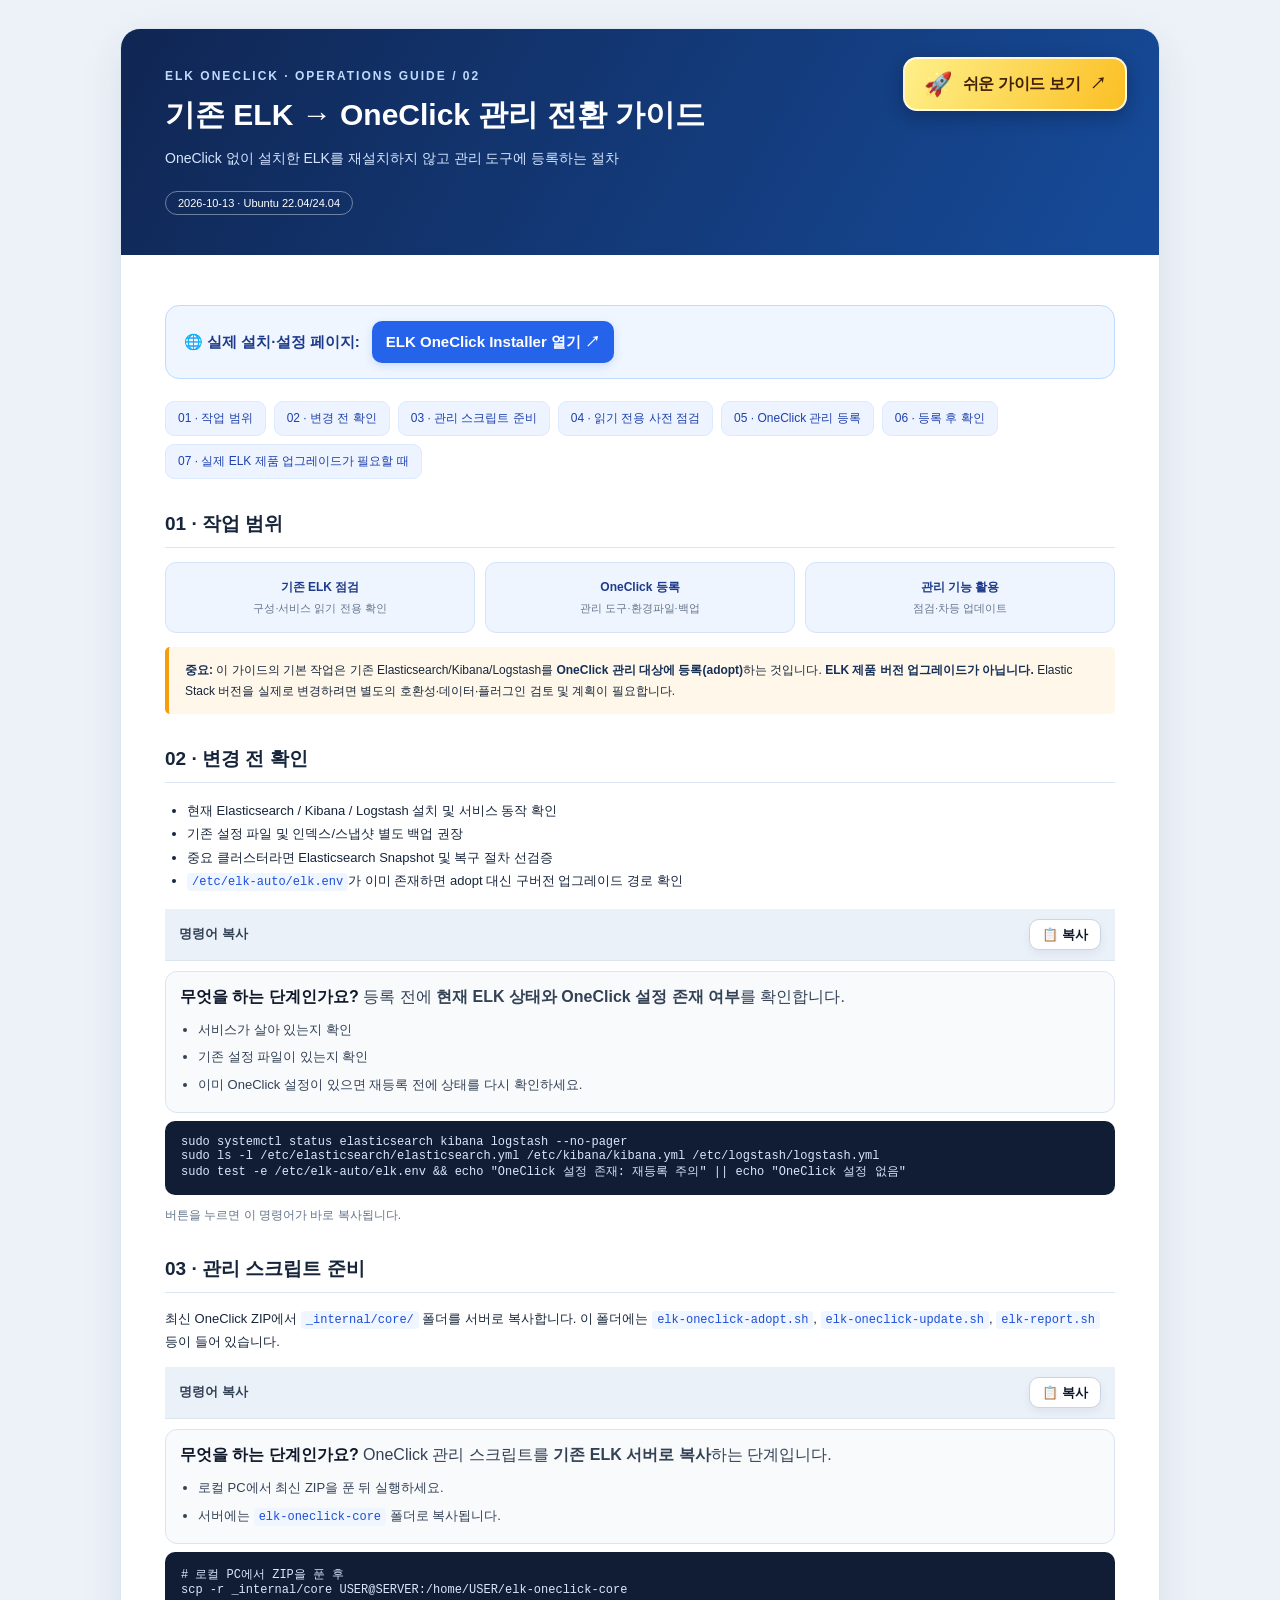
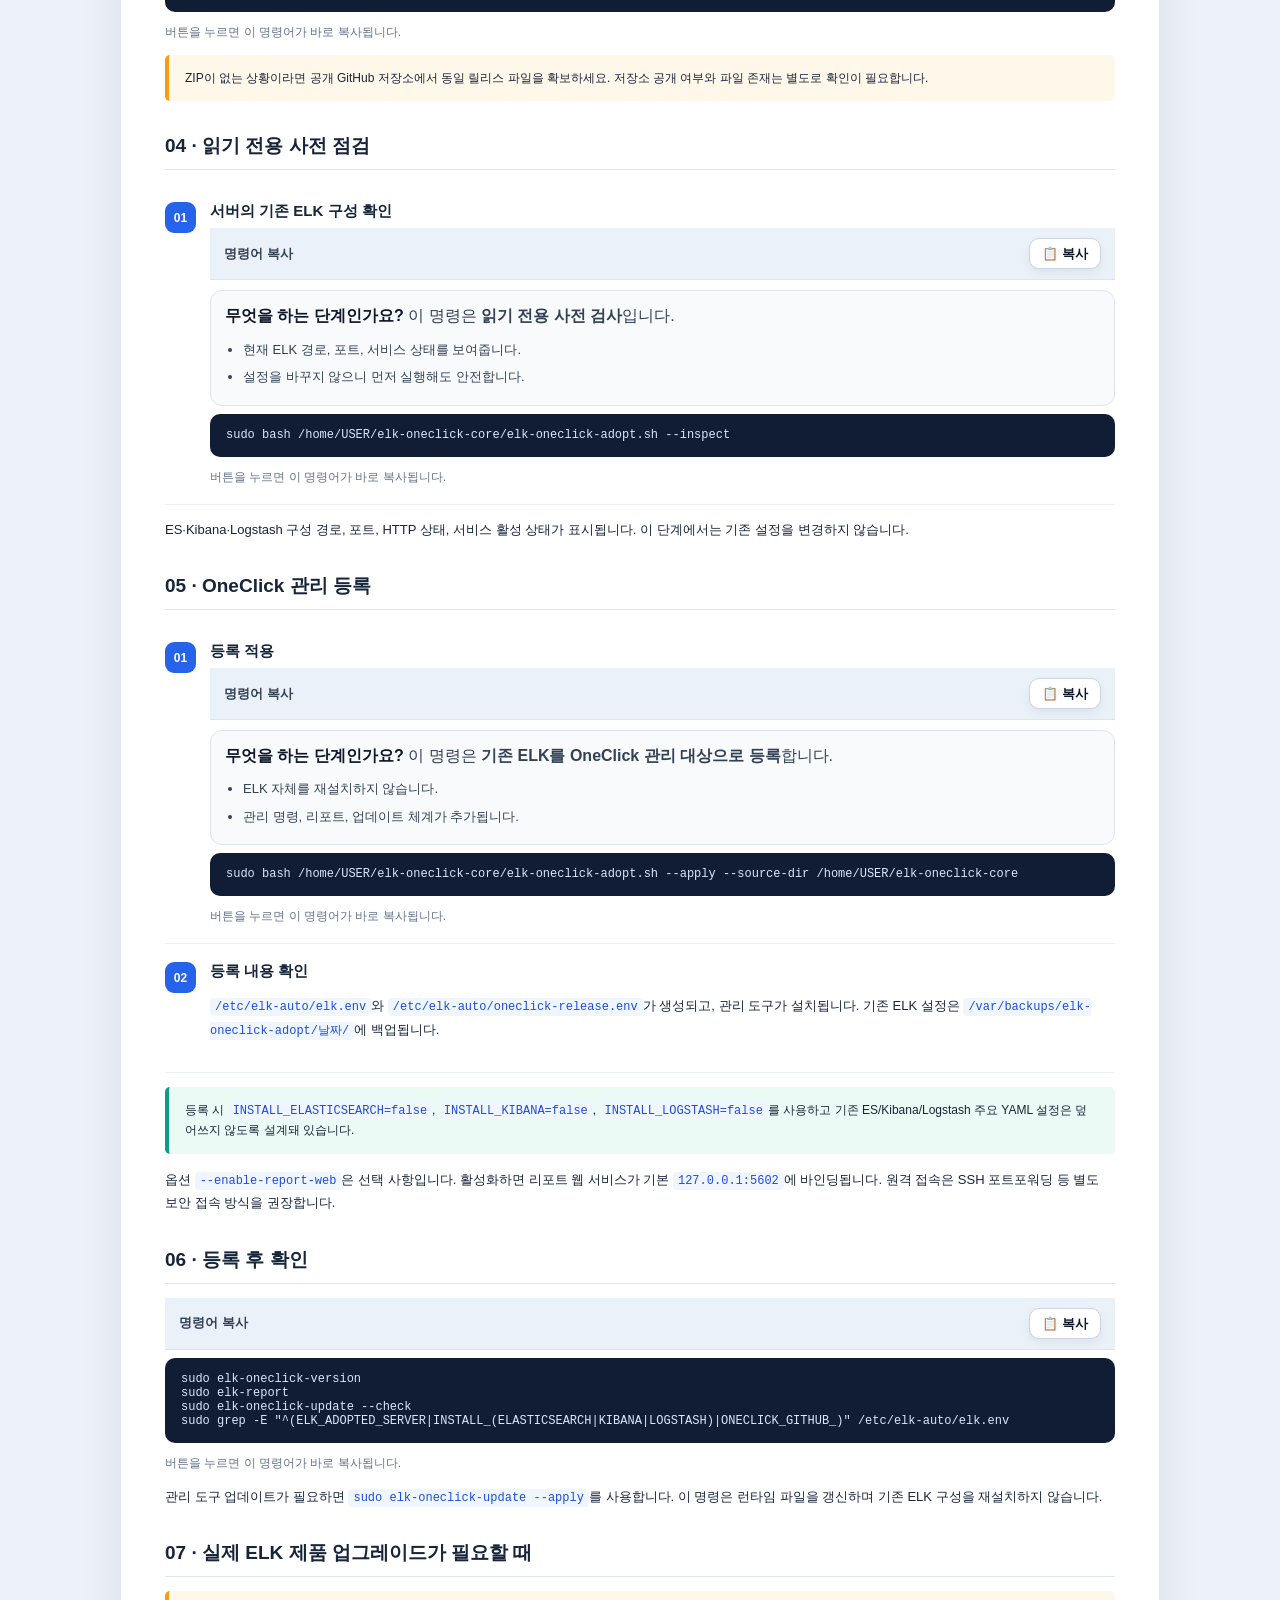
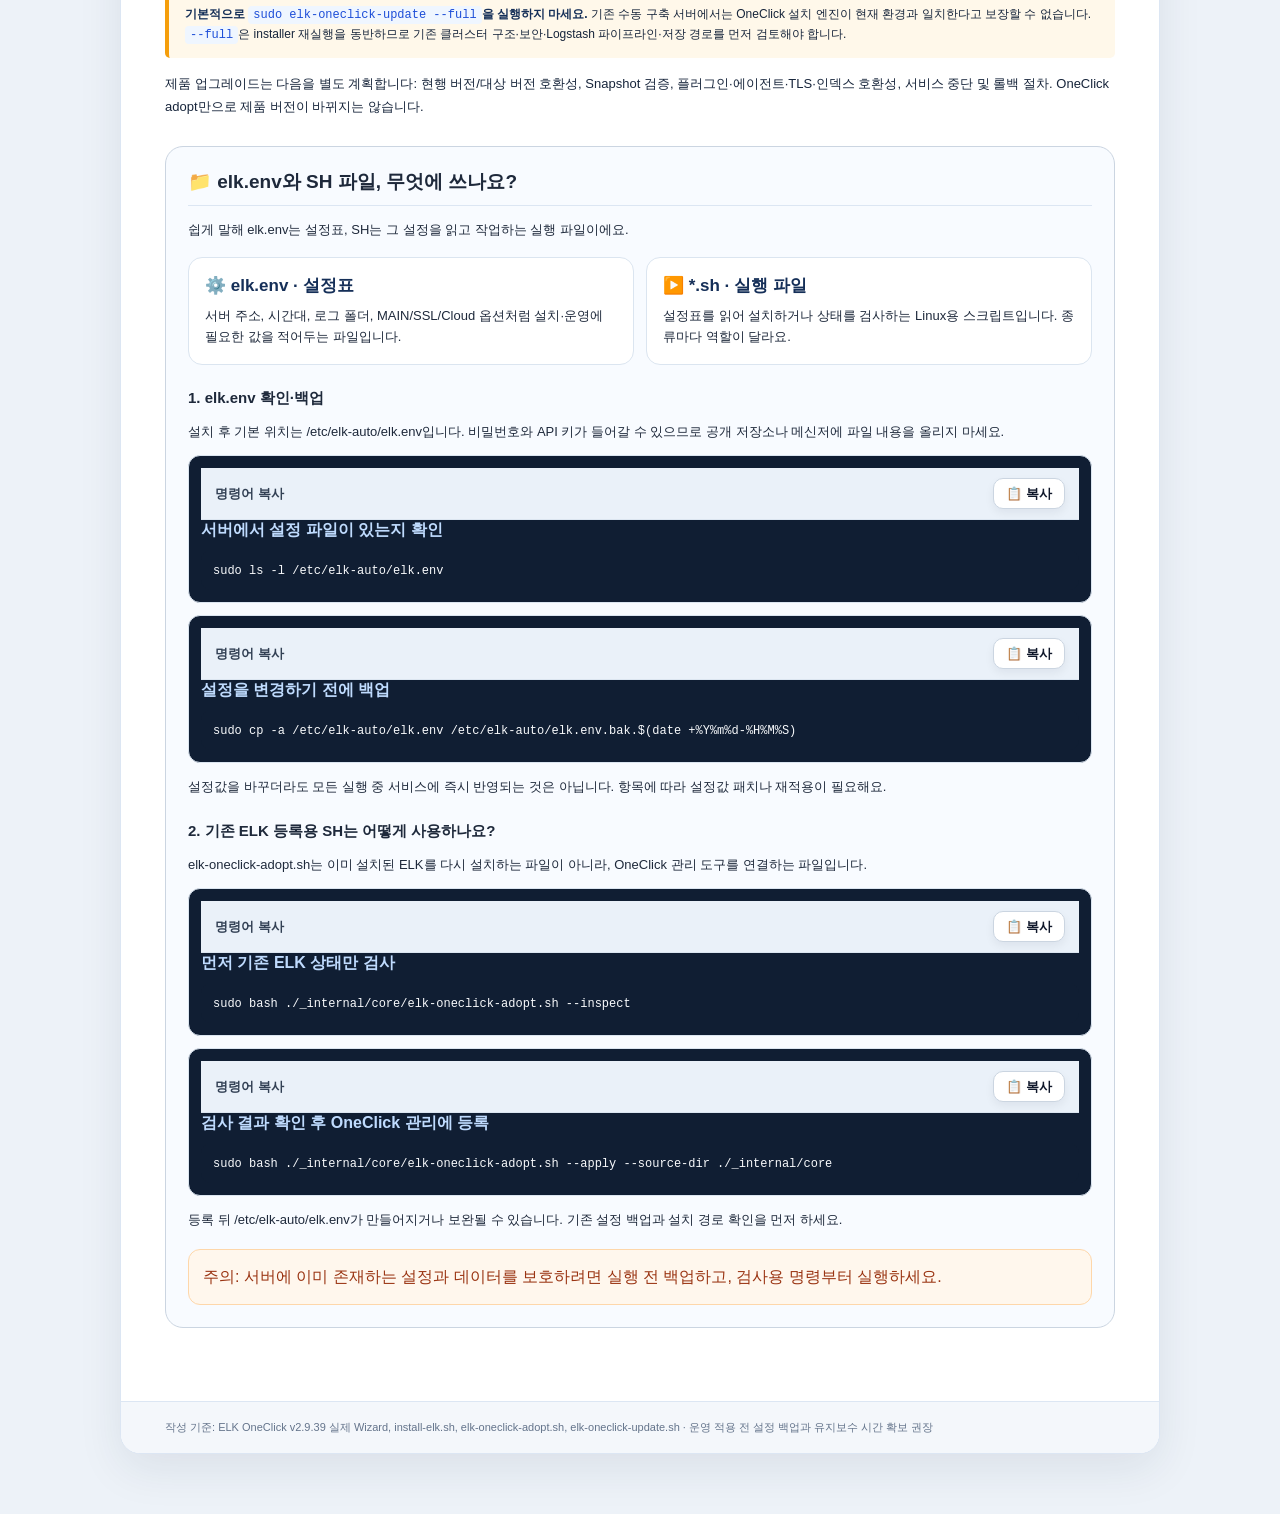
<file: guide/guide-adopt.html>
<!DOCTYPE html>

<html lang="ko"><head><meta charset="utf-8"/><meta content="width=device-width,initial-scale=1" name="viewport"/><title>기존 ELK → OneClick 관리 전환 가이드 | ELK OneClick v2.9.39</title><style>
:root{font-family:Arial,'Noto Sans KR','Malgun Gothic',sans-serif;color:#17253b;background:#edf2f8;--blue:#2563eb;--line:#dce6f3;--muted:#61728c}*{box-sizing:border-box}body{margin:0}.page{max-width:1040px;margin:28px auto 60px;background:white;border:1px solid var(--line);border-radius:20px;overflow:hidden;box-shadow:0 15px 45px #172b4b16}.hero{background:linear-gradient(120deg,#102653,#164b9a);color:white;padding:40px 44px}.eyebrow{font-size:12px;letter-spacing:2px;color:#bfdbfe;font-weight:800}.hero h1{font-size:30px;line-height:1.3;margin:12px 0}.hero p{font-size:14px;color:#d6e6ff;line-height:1.8;margin:0}.pill{display:inline-block;border:1px solid #ffffff65;border-radius:99px;padding:5px 12px;margin-top:20px;font-size:11px}.content{padding:32px 44px 45px}nav{display:flex;flex-wrap:wrap;gap:8px;margin:0 0 28px}nav a{color:#1e40af;text-decoration:none;background:#edf4ff;border:1px solid #dbeafe;border-radius:9px;padding:8px 12px;font-size:12px}h2{font-size:19px;margin:32px 0 14px;padding-bottom:10px;border-bottom:1px solid var(--line)}h3{font-size:15px;margin:21px 0 10px}p,li{font-size:13px;line-height:1.8}ul,ol{padding-left:22px}.alert{margin:14px 0;border-left:4px solid #f59e0b;background:#fff8ea;padding:13px 16px;font-size:12px;line-height:1.7;border-radius:5px}.okalert{border-color:#0c9e83;background:#ebfaf5}.step{display:flex;gap:14px;padding:18px 0;border-bottom:1px solid #edf1f7}.num{flex:none;width:31px;height:31px;display:grid;place-items:center;color:#fff;background:#2563eb;border-radius:9px;font-weight:800;font-size:12px}.stepbody{flex:1;min-width:0}.step h3{margin:0 0 7px}pre{background:#101d35;color:#d8e7ff;border-radius:10px;padding:15px 16px;overflow:auto;white-space:pre-wrap;word-break:break-word;line-height:1.6;font:12px Consolas,monospace}code{font:12px Consolas,monospace;color:#1d4ed8;background:#eff6ff;border-radius:4px;padding:2px 5px}pre code{background:transparent;color:inherit;padding:0}table{width:100%;border-collapse:collapse;font-size:12px;line-height:1.6}th,td{text-align:left;border-bottom:1px solid #e6edf5;padding:11px;vertical-align:top}th{background:#f5f8ff;color:#23406a}td:first-child{font-weight:700}.flow{display:grid;grid-template-columns:repeat(3,1fr);gap:10px}.flow div{background:#eff5ff;border:1px solid #d5e3fa;border-radius:11px;padding:16px 12px;text-align:center;font-size:12px;font-weight:700;color:#1e3a8a}.flow small{display:block;color:#64748b;font-weight:400;margin-top:5px;font-size:11px}.footer{padding:18px 44px;background:#f4f7fb;border-top:1px solid var(--line);color:#64748b;font-size:11px}strong{color:#152f58}a{color:#1d4ed8}button.copy{float:right;background:#2c4370;border:1px solid #5f7598;color:#fff;font-size:11px;border-radius:6px;padding:4px 9px;cursor:pointer;margin-top:0}.codewrap{position:relative}.codewrap pre{margin-top:8px}@media(max-width:740px){.page{margin:0;border-radius:0}.hero,.content{padding:25px 19px}.hero h1{font-size:24px}.flow{grid-template-columns:1fr}.footer{padding:17px 19px}}@media print{body{background:#fff}.page{margin:0;border:0;box-shadow:none}.hero{-webkit-print-color-adjust:exact;print-color-adjust:exact}nav,button.copy{display:none}.step{break-inside:avoid}pre{white-space:pre-wrap}}
.hero{position:relative;padding-right:310px}.easy-guide-link{position:absolute;right:32px;top:28px;display:flex;align-items:center;justify-content:center;gap:10px;min-height:54px;min-width:224px;padding:12px 18px;background:linear-gradient(115deg,#fef08a,#fbbf24);color:#422006!important;border:2px solid rgba(255,255,255,.8);border-radius:14px;box-shadow:0 6px 17px rgba(5,15,38,.32);font-size:16px;font-weight:900;letter-spacing:-.4px;text-decoration:none;transition:transform .15s ease,box-shadow .15s ease;z-index:2}.easy-guide-link:hover,.easy-guide-link:focus-visible{transform:translateY(-2px);box-shadow:0 9px 20px rgba(5,15,38,.38);outline-offset:3px}.easy-guide-link .easy-rocket{font-size:23px;line-height:1}@media(max-width:850px){.hero{padding-right:32px}.easy-guide-link{position:static;width:100%;min-width:0;margin:0 0 20px}}@media(max-width:740px){.hero{padding-right:19px}.easy-guide-link{font-size:15px;min-height:50px}}@media print{.easy-guide-link{display:none}}
.index-mockup{margin:18px 0 26px;border:1px solid #d9e2ec;border-radius:18px;background:#f8fbff;padding:18px}.index-mockup h3{margin:0 0 10px}.index-mockup p{margin:8px 0 0;color:#475569}.index-mockup img{display:block;width:100%;max-width:920px;margin:14px auto;border-radius:18px;box-shadow:0 12px 26px rgba(15,23,42,.12)}.index-link-box{display:flex;flex-wrap:wrap;gap:10px;align-items:center;margin-top:14px}.index-link-box a{display:inline-flex;align-items:center;gap:8px;padding:12px 16px;border-radius:12px;background:#1d4ed8;color:#fff!important;text-decoration:none;font-weight:800}.index-link-box code{font-size:14px;background:#e2e8f0;padding:10px 12px;border-radius:10px;color:#0f172a}

.cmdhelp{margin:10px 0 0;padding:12px 14px;border-radius:12px;background:#f8fafc;border:1px solid #dbe5f0;color:#334155;line-height:1.65}
.cmdhelp strong{color:#0f172a}
.cmdhelp ul,.cmdhelp ol{margin:8px 0 0 18px;padding:0}
.cmdhelp li{margin:4px 0}
.guide-mockup{margin:18px 0 26px;padding:18px;border:1px solid #dbe5f0;border-radius:18px;background:#f8fbff}
.guide-mockup h3{margin:0 0 8px}
.guide-mockup p{margin:6px 0;color:#475569;line-height:1.65}
.guide-mockup img{display:block;width:100%;max-width:980px;margin:14px auto;border-radius:18px;box-shadow:0 12px 24px rgba(15,23,42,.10)}
.mini-steps{display:grid;grid-template-columns:repeat(auto-fit,minmax(180px,1fr));gap:12px;margin-top:12px}
.mini-step{background:#fff;border:1px solid #dbe5f0;border-radius:14px;padding:12px 14px}
.mini-step b{display:block;color:#0f172a;margin-bottom:4px}
.mini-step span{color:#475569;font-size:14px}
.cmdnote{font-size:14px;color:#64748b;margin-top:8px}


.codewrap,.cmd{position:relative}
.copy-btn{position:absolute;top:12px;right:12px;display:inline-flex;align-items:center;gap:6px;padding:8px 12px;border:1px solid #cbd5e1;border-radius:10px;background:#ffffff;color:#0f172a;font-size:13px;font-weight:700;line-height:1;cursor:pointer;box-shadow:0 4px 10px rgba(15,23,42,.06);transition:all .18s ease;z-index:3}
.copy-btn:hover{background:#0f172a;color:#fff;border-color:#0f172a;transform:translateY(-1px)}
.copy-btn.copied{background:#16a34a;color:#fff;border-color:#16a34a}
.copy-btn:active{transform:translateY(0)}
pre{padding-top:54px !important}
.copy-help{font-size:12px;color:#64748b;margin-top:8px}


.env-guide{margin:28px 0;padding:22px;border-radius:18px;border:1px solid #cbd5e1;background:#f8fbff;color:#1e293b}
.env-guide h2{margin:0 0 12px}.env-guide h3{margin:24px 0 10px}.env-guide p{line-height:1.65}
.env-cards{display:grid;grid-template-columns:repeat(2,minmax(0,1fr));gap:12px;margin:16px 0}.env-card{padding:16px;border-radius:14px;background:#fff;border:1px solid #dbe5f0}.env-card strong{display:block;font-size:17px}.env-card p{margin:8px 0 0}
.env-command{margin:12px 0;padding:12px;border-radius:12px;border:1px solid #dbe5f0;background:#101e33;position:relative}
.env-command .env-caption{color:#bfdbfe;font-weight:700;margin-bottom:9px;margin-right:90px}.env-command pre{margin:0!important;padding:12px!important;padding-top:12px!important;overflow-x:auto;white-space:pre-wrap;overflow-wrap:anywhere;color:#f8fafc;background:#101e33!important}
.env-warning{background:#fff7ed;border:1px solid #fed7aa;color:#9a3412;border-radius:12px;padding:14px;margin-top:18px;line-height:1.65}
@media(max-width:700px){.env-cards{grid-template-columns:1fr}}
@media print{.env-guide{break-inside:avoid}}

/* Single visible copy control per code block. Header keeps it clear of guidance. */
.codewrap{position:relative;overflow:hidden}
.codewrap .code-head{display:flex;align-items:center;justify-content:space-between;gap:12px;padding:10px 14px;background:#eaf1f9;border-bottom:1px solid #dbe5f0;color:#334155;font-size:13px;font-weight:800}
.codewrap .code-head .copy-btn{position:static;flex-shrink:0;transform:none;top:auto;right:auto}
.codewrap pre{padding-top:14px!important}
.cmd .cmdtitle button{position:static;flex-shrink:0}
.cmd > .copy-btn{display:none!important}
.cmd pre{padding-top:13px!important}
@media(max-width:560px){.codewrap .code-head{padding:9px 10px}.codewrap .code-head .copy-btn{padding:8px 10px}}
</style><style>
.official-site-link{margin:18px 0 22px;padding:15px 18px;border:1px solid #bfdbfe;border-radius:14px;background:#eff6ff;color:#1e3a8a;line-height:1.6;font-size:15px;font-weight:700}
.official-site-link a{display:inline-block;margin-left:8px;padding:9px 14px;border-radius:10px;color:#fff!important;background:#2563eb;text-decoration:none;font-weight:800;box-shadow:0 3px 10px rgba(37,99,235,.17)}
.official-site-link a:hover{background:#1d4ed8}
@media(max-width:620px){.official-site-link a{display:block;margin:8px 0 0;text-align:center}}
@media print{.official-site-link a{background:#dbeafe!important;color:#1e3a8a!important}}
</style></head><body><article class="page"><header class="hero"><a class="easy-guide-link" href="guide-adopt-easy.html" title="그림으로 쉽게 보는 가이드 열기"><span aria-hidden="true" class="easy-rocket">🚀</span><span>쉬운 가이드 보기</span><span aria-hidden="true">↗</span></a><div class="eyebrow">ELK ONECLICK · OPERATIONS GUIDE / 02</div><h1>기존 ELK → OneClick 관리 전환 가이드</h1><p>OneClick 없이 설치한 ELK를 재설치하지 않고 관리 도구에 등록하는 절차</p><span class="pill">2026-10-13 · Ubuntu 22.04/24.04</span></header><main class="content"><div class="official-site-link">🌐 실제 설치·설정 페이지: <a href="https://etech-symantec.github.io/elk/" rel="noopener noreferrer" target="_blank">ELK OneClick Installer 열기 ↗</a></div><nav><a href="#overview">01 · 작업 범위</a><a href="#backup">02 · 변경 전 확인</a><a href="#prepare">03 · 관리 스크립트 준비</a><a href="#inspect">04 · 읽기 전용 사전 점검</a><a href="#adopt">05 · OneClick 관리 등록</a><a href="#after">06 · 등록 후 확인</a><a href="#upgrade">07 · 실제 ELK 제품 업그레이드가 필요할 때</a></nav><section id="overview"><h2>01 · 작업 범위</h2><div class="flow"><div>기존 ELK 점검<small>구성·서비스 읽기 전용 확인</small></div><div>OneClick 등록<small>관리 도구·환경파일·백업</small></div><div>관리 기능 활용<small>점검·차등 업데이트</small></div></div><div class="alert"><strong>중요:</strong> 이 가이드의 기본 작업은 기존 Elasticsearch/Kibana/Logstash를 <strong>OneClick 관리 대상에 등록(adopt)</strong>하는 것입니다. <strong>ELK 제품 버전 업그레이드가 아닙니다.</strong> Elastic Stack 버전을 실제로 변경하려면 별도의 호환성·데이터·플러그인 검토 및 계획이 필요합니다.</div></section><section id="backup"><h2>02 · 변경 전 확인</h2><ul><li>현재 Elasticsearch / Kibana / Logstash 설치 및 서비스 동작 확인</li><li>기존 설정 파일 및 인덱스/스냅샷 별도 백업 권장</li><li>중요 클러스터라면 Elasticsearch Snapshot 및 복구 절차 선검증</li><li><code>/etc/elk-auto/elk.env</code>가 이미 존재하면 adopt 대신 구버전 업그레이드 경로 확인</li></ul><div class="codewrap"><div class="code-head"><span>명령어 복사</span><button class="copy-btn" onclick="copyCommandText(this)" type="button">📋 복사</button></div><div class="cmdhelp"><strong>무엇을 하는 단계인가요?</strong> 등록 전에 <b>현재 ELK 상태와 OneClick 설정 존재 여부</b>를 확인합니다.<ul><li>서비스가 살아 있는지 확인</li><li>기존 설정 파일이 있는지 확인</li><li>이미 OneClick 설정이 있으면 재등록 전에 상태를 다시 확인하세요.</li></ul></div><pre><code>sudo systemctl status elasticsearch kibana logstash --no-pager
sudo ls -l /etc/elasticsearch/elasticsearch.yml /etc/kibana/kibana.yml /etc/logstash/logstash.yml
sudo test -e /etc/elk-auto/elk.env &amp;&amp; echo "OneClick 설정 존재: 재등록 주의" || echo "OneClick 설정 없음"</code></pre><div class="copy-help">버튼을 누르면 이 명령어가 바로 복사됩니다.</div></div></section><section id="prepare"><h2>03 · 관리 스크립트 준비</h2><p>최신 OneClick ZIP에서 <code>_internal/core/</code> 폴더를 서버로 복사합니다. 이 폴더에는 <code>elk-oneclick-adopt.sh</code>, <code>elk-oneclick-update.sh</code>, <code>elk-report.sh</code> 등이 들어 있습니다.</p><div class="codewrap"><div class="code-head"><span>명령어 복사</span><button class="copy-btn" onclick="copyCommandText(this)" type="button">📋 복사</button></div><div class="cmdhelp"><strong>무엇을 하는 단계인가요?</strong> OneClick 관리 스크립트를 <b>기존 ELK 서버로 복사</b>하는 단계입니다.<ul><li>로컬 PC에서 최신 ZIP을 푼 뒤 실행하세요.</li><li>서버에는 <code>elk-oneclick-core</code> 폴더로 복사됩니다.</li></ul></div><pre><code># 로컬 PC에서 ZIP을 푼 후
scp -r _internal/core USER@SERVER:/home/USER/elk-oneclick-core</code></pre><div class="copy-help">버튼을 누르면 이 명령어가 바로 복사됩니다.</div></div><div class="alert">ZIP이 없는 상황이라면 공개 GitHub 저장소에서 동일 릴리스 파일을 확보하세요. 저장소 공개 여부와 파일 존재는 별도로 확인이 필요합니다.</div></section><section id="inspect"><h2>04 · 읽기 전용 사전 점검</h2><div class="step"><span class="num">01</span><div class="stepbody"><h3>서버의 기존 ELK 구성 확인</h3><div class="codewrap"><div class="code-head"><span>명령어 복사</span><button class="copy-btn" onclick="copyCommandText(this)" type="button">📋 복사</button></div><div class="cmdhelp"><strong>무엇을 하는 단계인가요?</strong> 이 명령은 <b>읽기 전용 사전 검사</b>입니다.<ul><li>현재 ELK 경로, 포트, 서비스 상태를 보여줍니다.</li><li>설정을 바꾸지 않으니 먼저 실행해도 안전합니다.</li></ul></div><pre><code>sudo bash /home/USER/elk-oneclick-core/elk-oneclick-adopt.sh --inspect</code></pre><div class="copy-help">버튼을 누르면 이 명령어가 바로 복사됩니다.</div></div></div></div><p>ES·Kibana·Logstash 구성 경로, 포트, HTTP 상태, 서비스 활성 상태가 표시됩니다. 이 단계에서는 기존 설정을 변경하지 않습니다.</p></section><section id="adopt"><h2>05 · OneClick 관리 등록</h2><div class="step"><span class="num">01</span><div class="stepbody"><h3>등록 적용</h3><div class="codewrap"><div class="code-head"><span>명령어 복사</span><button class="copy-btn" onclick="copyCommandText(this)" type="button">📋 복사</button></div><div class="cmdhelp"><strong>무엇을 하는 단계인가요?</strong> 이 명령은 <b>기존 ELK를 OneClick 관리 대상으로 등록</b>합니다.<ul><li>ELK 자체를 재설치하지 않습니다.</li><li>관리 명령, 리포트, 업데이트 체계가 추가됩니다.</li></ul></div><pre><code>sudo bash /home/USER/elk-oneclick-core/elk-oneclick-adopt.sh --apply --source-dir /home/USER/elk-oneclick-core</code></pre><div class="copy-help">버튼을 누르면 이 명령어가 바로 복사됩니다.</div></div></div></div><div class="step"><span class="num">02</span><div class="stepbody"><h3>등록 내용 확인</h3><p><code>/etc/elk-auto/elk.env</code>와 <code>/etc/elk-auto/oneclick-release.env</code>가 생성되고, 관리 도구가 설치됩니다. 기존 ELK 설정은 <code>/var/backups/elk-oneclick-adopt/날짜/</code>에 백업됩니다.</p></div></div><div class="alert okalert">등록 시 <code>INSTALL_ELASTICSEARCH=false</code>, <code>INSTALL_KIBANA=false</code>, <code>INSTALL_LOGSTASH=false</code>를 사용하고 기존 ES/Kibana/Logstash 주요 YAML 설정은 덮어쓰지 않도록 설계돼 있습니다.</div><p>옵션 <code>--enable-report-web</code>은 선택 사항입니다. 활성화하면 리포트 웹 서비스가 기본 <code>127.0.0.1:5602</code>에 바인딩됩니다. 원격 접속은 SSH 포트포워딩 등 별도 보안 접속 방식을 권장합니다.</p></section><section id="after"><h2>06 · 등록 후 확인</h2><div class="codewrap"><div class="code-head"><span>명령어 복사</span><button class="copy-btn" onclick="copyCommandText(this)" type="button">📋 복사</button></div><pre><code>sudo elk-oneclick-version
sudo elk-report
sudo elk-oneclick-update --check
sudo grep -E "^(ELK_ADOPTED_SERVER|INSTALL_(ELASTICSEARCH|KIBANA|LOGSTASH)|ONECLICK_GITHUB_)" /etc/elk-auto/elk.env</code></pre><div class="copy-help">버튼을 누르면 이 명령어가 바로 복사됩니다.</div></div><p>관리 도구 업데이트가 필요하면 <code>sudo elk-oneclick-update --apply</code>를 사용합니다. 이 명령은 런타임 파일을 갱신하며 기존 ELK 구성을 재설치하지 않습니다.</p></section><section id="upgrade"><h2>07 · 실제 ELK 제품 업그레이드가 필요할 때</h2><div class="alert"><strong>기본적으로 <code>sudo elk-oneclick-update --full</code>을 실행하지 마세요.</strong> 기존 수동 구축 서버에서는 OneClick 설치 엔진이 현재 환경과 일치한다고 보장할 수 없습니다. <code>--full</code>은 installer 재실행을 동반하므로 기존 클러스터 구조·보안·Logstash 파이프라인·저장 경로를 먼저 검토해야 합니다.</div><p>제품 업그레이드는 다음을 별도 계획합니다: 현행 버전/대상 버전 호환성, Snapshot 검증, 플러그인·에이전트·TLS·인덱스 호환성, 서비스 중단 및 롤백 절차. OneClick adopt만으로 제품 버전이 바뀌지는 않습니다.</p></section><section class="env-guide" id="elk-env-sh-guide"><h2>📁 elk.env와 SH 파일, 무엇에 쓰나요?</h2><p>쉽게 말해 elk.env는 설정표, SH는 그 설정을 읽고 작업하는 실행 파일이에요.</p><div class="env-cards"><div class="env-card"><strong>⚙️ elk.env · 설정표</strong><p>서버 주소, 시간대, 로그 폴더, MAIN/SSL/Cloud 옵션처럼 설치·운영에 필요한 값을 적어두는 파일입니다.</p></div><div class="env-card"><strong>▶️ *.sh · 실행 파일</strong><p>설정표를 읽어 설치하거나 상태를 검사하는 Linux용 스크립트입니다. 종류마다 역할이 달라요.</p></div></div><h3>1. elk.env 확인·백업</h3><p>설치 후 기본 위치는 /etc/elk-auto/elk.env입니다. 비밀번호와 API 키가 들어갈 수 있으므로 공개 저장소나 메신저에 파일 내용을 올리지 마세요.</p><div class="codewrap env-command"><div class="code-head"><span>명령어 복사</span><button class="copy-btn" onclick="copyCommandText(this)" type="button">📋 복사</button></div><div class="env-caption">서버에서 설정 파일이 있는지 확인</div><pre><code>sudo ls -l /etc/elk-auto/elk.env</code></pre></div><div class="codewrap env-command"><div class="code-head"><span>명령어 복사</span><button class="copy-btn" onclick="copyCommandText(this)" type="button">📋 복사</button></div><div class="env-caption">설정을 변경하기 전에 백업</div><pre><code>sudo cp -a /etc/elk-auto/elk.env /etc/elk-auto/elk.env.bak.$(date +%Y%m%d-%H%M%S)</code></pre></div><p>설정값을 바꾸더라도 모든 실행 중 서비스에 즉시 반영되는 것은 아닙니다. 항목에 따라 설정값 패치나 재적용이 필요해요.</p><h3>2. 기존 ELK 등록용 SH는 어떻게 사용하나요?</h3><p>elk-oneclick-adopt.sh는 이미 설치된 ELK를 다시 설치하는 파일이 아니라, OneClick 관리 도구를 연결하는 파일입니다.</p><div class="codewrap env-command"><div class="code-head"><span>명령어 복사</span><button class="copy-btn" onclick="copyCommandText(this)" type="button">📋 복사</button></div><div class="env-caption">먼저 기존 ELK 상태만 검사</div><pre><code>sudo bash ./_internal/core/elk-oneclick-adopt.sh --inspect</code></pre></div><div class="codewrap env-command"><div class="code-head"><span>명령어 복사</span><button class="copy-btn" onclick="copyCommandText(this)" type="button">📋 복사</button></div><div class="env-caption">검사 결과 확인 후 OneClick 관리에 등록</div><pre><code>sudo bash ./_internal/core/elk-oneclick-adopt.sh --apply --source-dir ./_internal/core</code></pre></div><p>등록 뒤 /etc/elk-auto/elk.env가 만들어지거나 보완될 수 있습니다. 기존 설정 백업과 설치 경로 확인을 먼저 하세요.</p><div class="env-warning">주의: 서버에 이미 존재하는 설정과 데이터를 보호하려면 실행 전 백업하고, 검사용 명령부터 실행하세요.</div></section></main><footer class="footer">작성 기준: ELK OneClick v2.9.39 실제 Wizard, install-elk.sh, elk-oneclick-adopt.sh, elk-oneclick-update.sh · 운영 적용 전 설정 백업과 유지보수 시간 확보 권장</footer></article>
<script>
function copyCommandText(btn){
  var host = btn.closest('.codewrap, .cmd');
  if(!host) return;
  var pre = host.querySelector('pre');
  if(!pre) return;
  var text = pre.innerText.replace(/ /g,' ').trim();
  var done = function(){
    var old = btn.innerHTML;
    btn.dataset.old = old;
    btn.innerHTML = '✅ 복사됨';
    btn.classList.add('copied');
    setTimeout(function(){
      btn.innerHTML = btn.dataset.old || '📋 복사';
      btn.classList.remove('copied');
    }, 1600);
  };
  if(navigator.clipboard && window.isSecureContext){
    navigator.clipboard.writeText(text).then(done).catch(function(){
      fallbackCopy(text, done);
    });
  } else {
    fallbackCopy(text, done);
  }
}
function fallbackCopy(text, done){
  var ta = document.createElement('textarea');
  ta.value = text;
  ta.style.position = 'fixed';
  ta.style.left = '-9999px';
  ta.style.top = '0';
  document.body.appendChild(ta);
  ta.focus();
  ta.select();
  try { document.execCommand('copy'); done(); } catch(e) {}
  document.body.removeChild(ta);
}
</script>
</body></html>
</file>
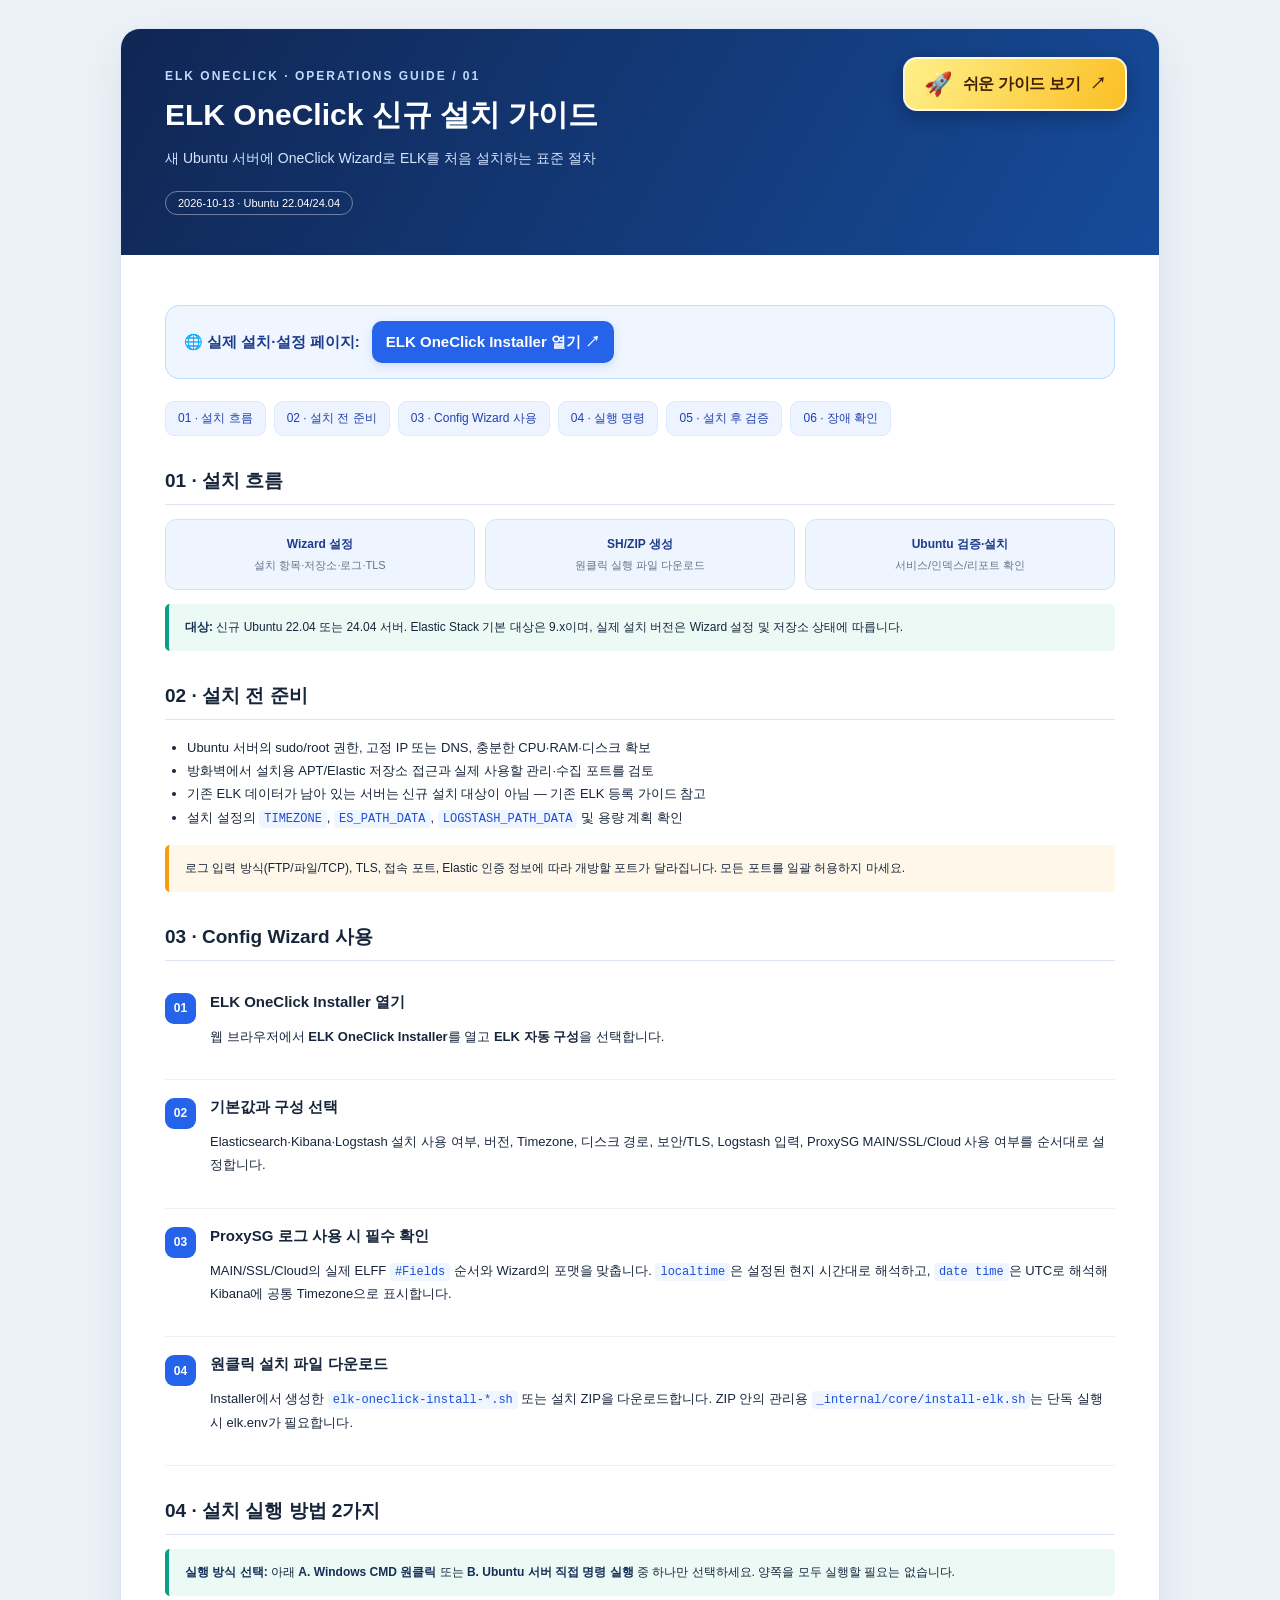
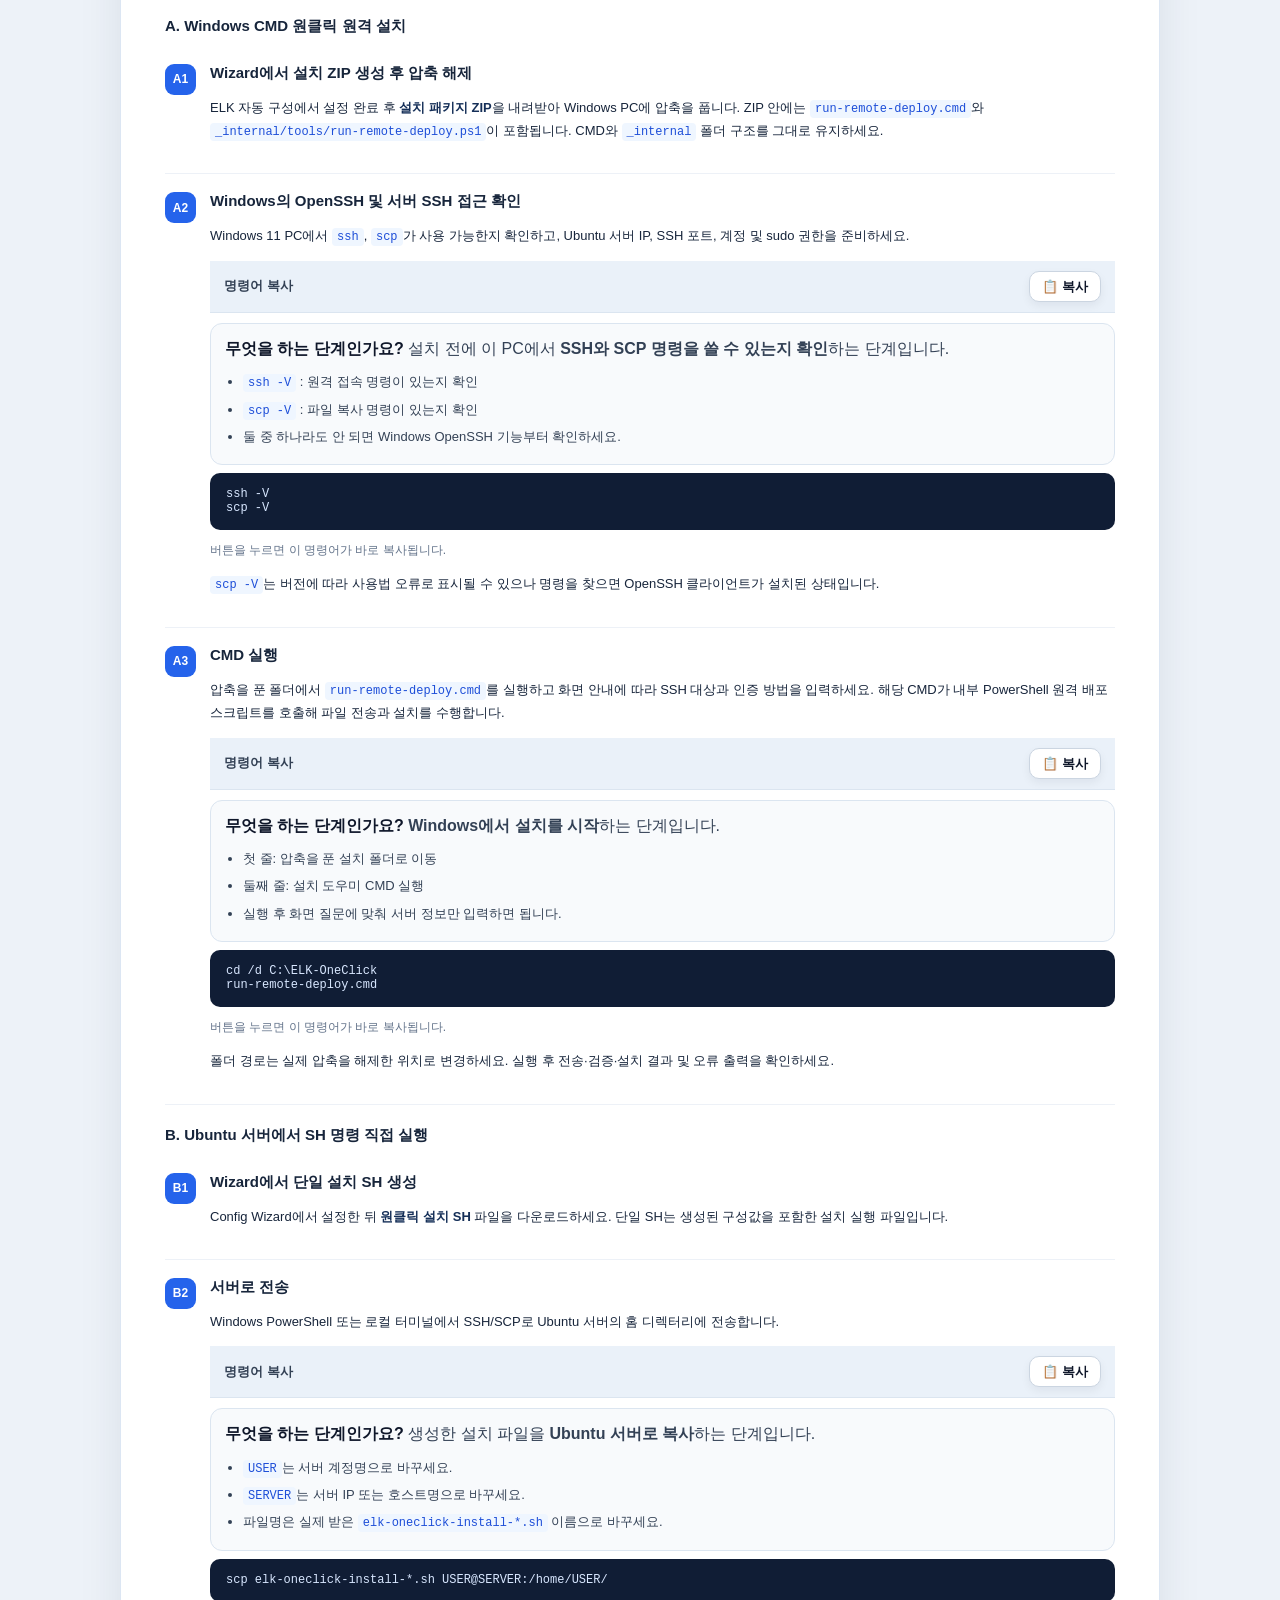
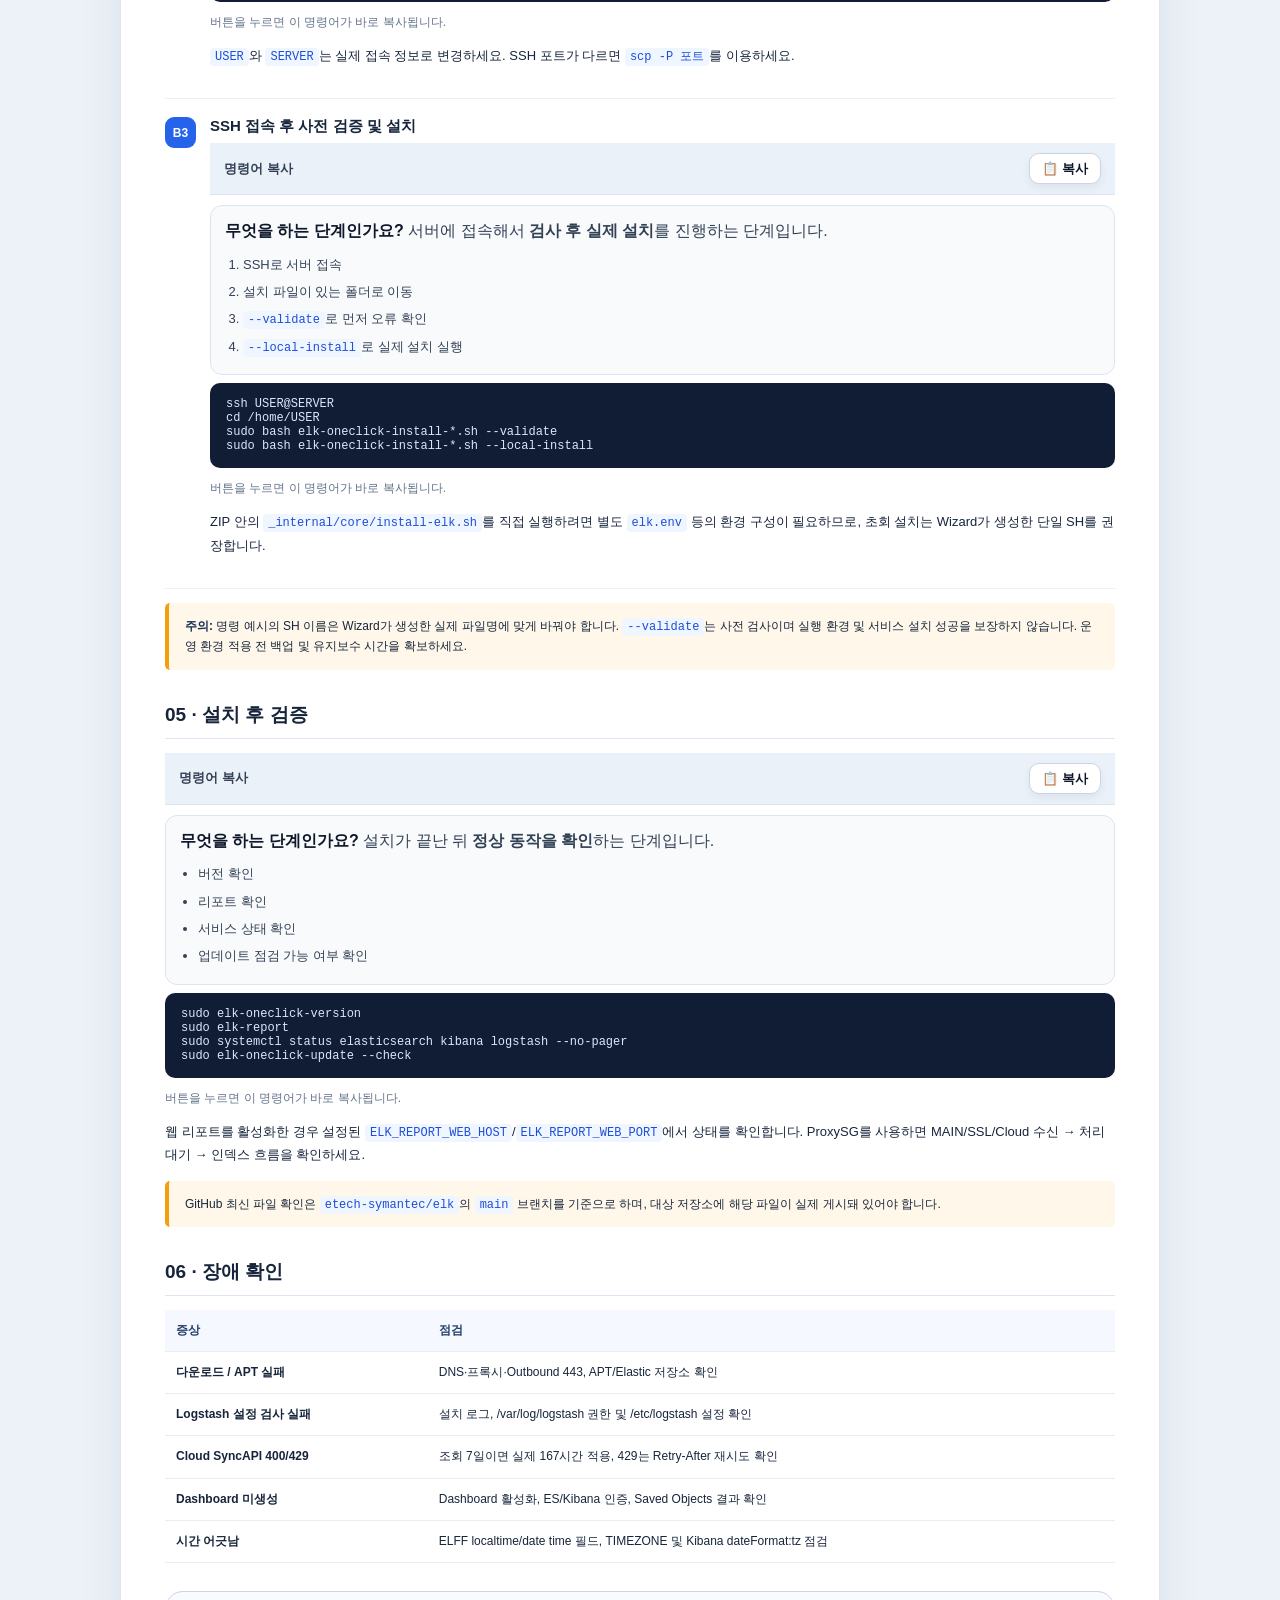
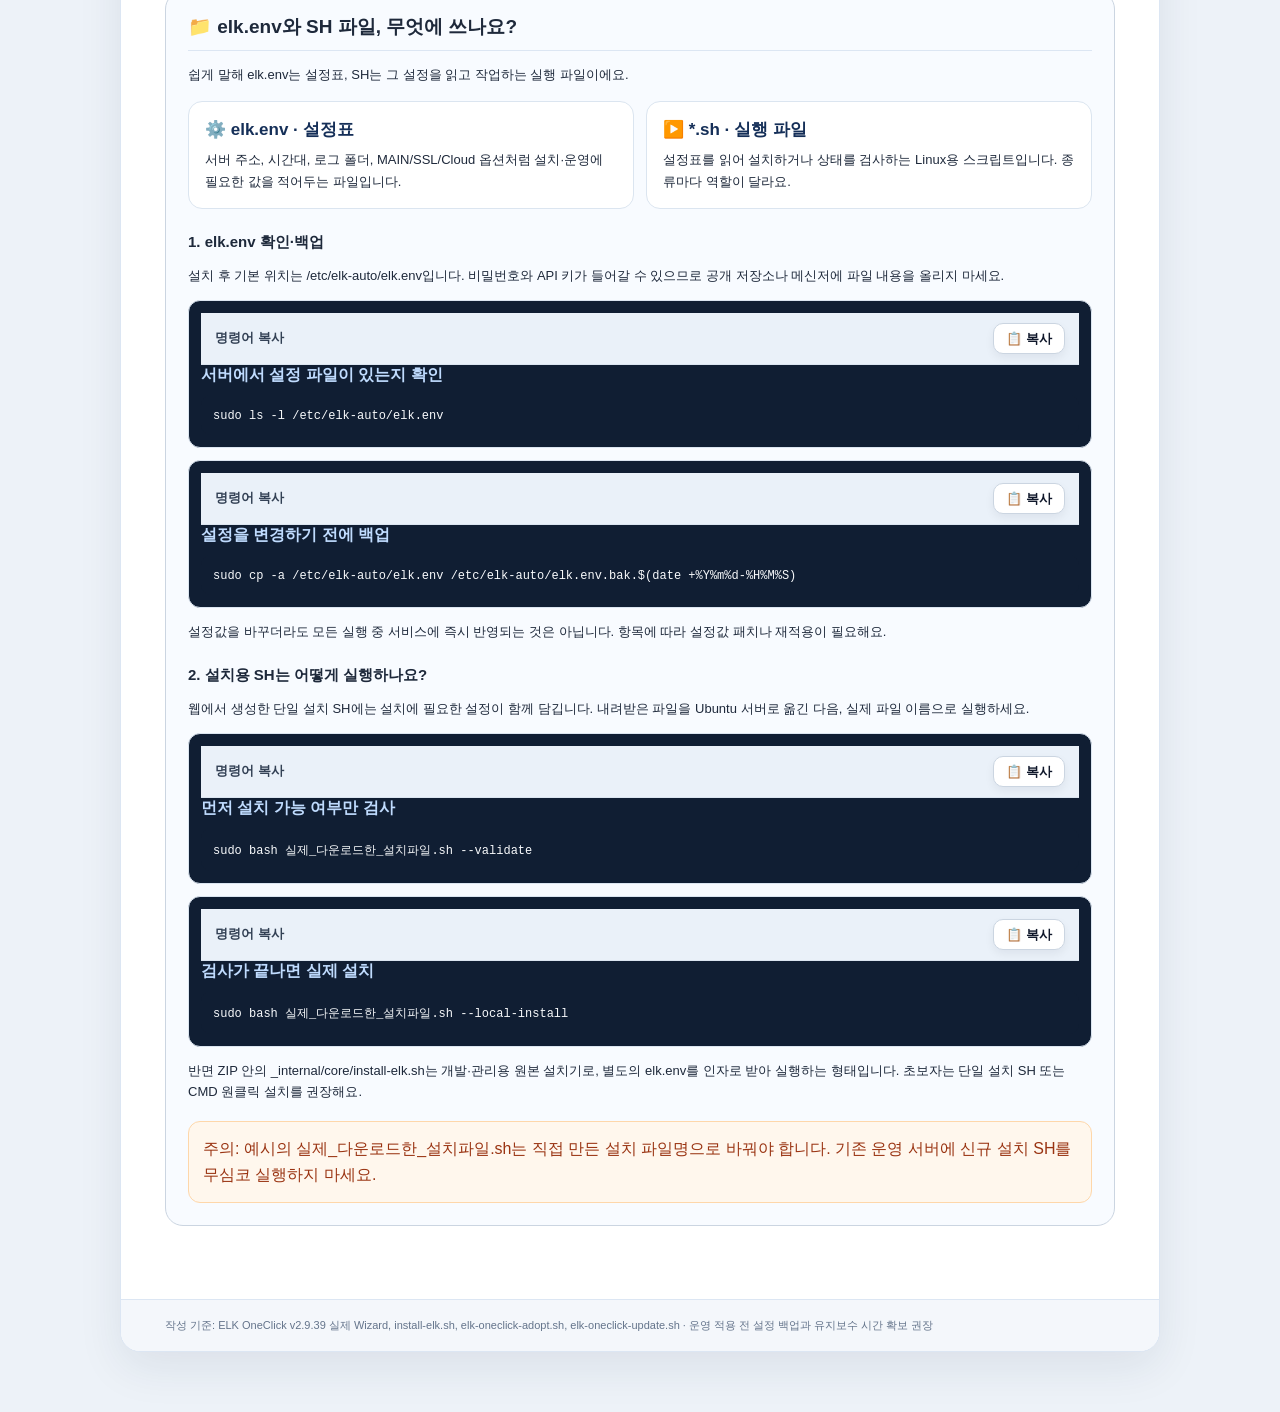
<file: guide/guide-install.html>
<!DOCTYPE html>

<html lang="ko"><head><meta charset="utf-8"/><meta content="width=device-width,initial-scale=1" name="viewport"/><title>ELK OneClick 신규 설치 가이드 | ELK OneClick v2.9.39</title><style>
:root{font-family:Arial,'Noto Sans KR','Malgun Gothic',sans-serif;color:#17253b;background:#edf2f8;--blue:#2563eb;--line:#dce6f3;--muted:#61728c}*{box-sizing:border-box}body{margin:0}.page{max-width:1040px;margin:28px auto 60px;background:white;border:1px solid var(--line);border-radius:20px;overflow:hidden;box-shadow:0 15px 45px #172b4b16}.hero{background:linear-gradient(120deg,#102653,#164b9a);color:white;padding:40px 44px}.eyebrow{font-size:12px;letter-spacing:2px;color:#bfdbfe;font-weight:800}.hero h1{font-size:30px;line-height:1.3;margin:12px 0}.hero p{font-size:14px;color:#d6e6ff;line-height:1.8;margin:0}.pill{display:inline-block;border:1px solid #ffffff65;border-radius:99px;padding:5px 12px;margin-top:20px;font-size:11px}.content{padding:32px 44px 45px}nav{display:flex;flex-wrap:wrap;gap:8px;margin:0 0 28px}nav a{color:#1e40af;text-decoration:none;background:#edf4ff;border:1px solid #dbeafe;border-radius:9px;padding:8px 12px;font-size:12px}h2{font-size:19px;margin:32px 0 14px;padding-bottom:10px;border-bottom:1px solid var(--line)}h3{font-size:15px;margin:21px 0 10px}p,li{font-size:13px;line-height:1.8}ul,ol{padding-left:22px}.alert{margin:14px 0;border-left:4px solid #f59e0b;background:#fff8ea;padding:13px 16px;font-size:12px;line-height:1.7;border-radius:5px}.okalert{border-color:#0c9e83;background:#ebfaf5}.step{display:flex;gap:14px;padding:18px 0;border-bottom:1px solid #edf1f7}.num{flex:none;width:31px;height:31px;display:grid;place-items:center;color:#fff;background:#2563eb;border-radius:9px;font-weight:800;font-size:12px}.stepbody{flex:1;min-width:0}.step h3{margin:0 0 7px}pre{background:#101d35;color:#d8e7ff;border-radius:10px;padding:15px 16px;overflow:auto;white-space:pre-wrap;word-break:break-word;line-height:1.6;font:12px Consolas,monospace}code{font:12px Consolas,monospace;color:#1d4ed8;background:#eff6ff;border-radius:4px;padding:2px 5px}pre code{background:transparent;color:inherit;padding:0}table{width:100%;border-collapse:collapse;font-size:12px;line-height:1.6}th,td{text-align:left;border-bottom:1px solid #e6edf5;padding:11px;vertical-align:top}th{background:#f5f8ff;color:#23406a}td:first-child{font-weight:700}.flow{display:grid;grid-template-columns:repeat(3,1fr);gap:10px}.flow div{background:#eff5ff;border:1px solid #d5e3fa;border-radius:11px;padding:16px 12px;text-align:center;font-size:12px;font-weight:700;color:#1e3a8a}.flow small{display:block;color:#64748b;font-weight:400;margin-top:5px;font-size:11px}.footer{padding:18px 44px;background:#f4f7fb;border-top:1px solid var(--line);color:#64748b;font-size:11px}strong{color:#152f58}a{color:#1d4ed8}button.copy{float:right;background:#2c4370;border:1px solid #5f7598;color:#fff;font-size:11px;border-radius:6px;padding:4px 9px;cursor:pointer;margin-top:0}.codewrap{position:relative}.codewrap pre{margin-top:8px}@media(max-width:740px){.page{margin:0;border-radius:0}.hero,.content{padding:25px 19px}.hero h1{font-size:24px}.flow{grid-template-columns:1fr}.footer{padding:17px 19px}}@media print{body{background:#fff}.page{margin:0;border:0;box-shadow:none}.hero{-webkit-print-color-adjust:exact;print-color-adjust:exact}nav,button.copy{display:none}.step{break-inside:avoid}pre{white-space:pre-wrap}}
.hero{position:relative;padding-right:310px}.easy-guide-link{position:absolute;right:32px;top:28px;display:flex;align-items:center;justify-content:center;gap:10px;min-height:54px;min-width:224px;padding:12px 18px;background:linear-gradient(115deg,#fef08a,#fbbf24);color:#422006!important;border:2px solid rgba(255,255,255,.8);border-radius:14px;box-shadow:0 6px 17px rgba(5,15,38,.32);font-size:16px;font-weight:900;letter-spacing:-.4px;text-decoration:none;transition:transform .15s ease,box-shadow .15s ease;z-index:2}.easy-guide-link:hover,.easy-guide-link:focus-visible{transform:translateY(-2px);box-shadow:0 9px 20px rgba(5,15,38,.38);outline-offset:3px}.easy-guide-link .easy-rocket{font-size:23px;line-height:1}@media(max-width:850px){.hero{padding-right:32px}.easy-guide-link{position:static;width:100%;min-width:0;margin:0 0 20px}}@media(max-width:740px){.hero{padding-right:19px}.easy-guide-link{font-size:15px;min-height:50px}}@media print{.easy-guide-link{display:none}}
.index-mockup{margin:18px 0 26px;border:1px solid #d9e2ec;border-radius:18px;background:#f8fbff;padding:18px}.index-mockup h3{margin:0 0 10px}.index-mockup p{margin:8px 0 0;color:#475569}.index-mockup img{display:block;width:100%;max-width:920px;margin:14px auto;border-radius:18px;box-shadow:0 12px 26px rgba(15,23,42,.12)}.index-link-box{display:flex;flex-wrap:wrap;gap:10px;align-items:center;margin-top:14px}.index-link-box a{display:inline-flex;align-items:center;gap:8px;padding:12px 16px;border-radius:12px;background:#1d4ed8;color:#fff!important;text-decoration:none;font-weight:800}.index-link-box code{font-size:14px;background:#e2e8f0;padding:10px 12px;border-radius:10px;color:#0f172a}

.cmdhelp{margin:10px 0 0;padding:12px 14px;border-radius:12px;background:#f8fafc;border:1px solid #dbe5f0;color:#334155;line-height:1.65}
.cmdhelp strong{color:#0f172a}
.cmdhelp ul,.cmdhelp ol{margin:8px 0 0 18px;padding:0}
.cmdhelp li{margin:4px 0}
.guide-mockup{margin:18px 0 26px;padding:18px;border:1px solid #dbe5f0;border-radius:18px;background:#f8fbff}
.guide-mockup h3{margin:0 0 8px}
.guide-mockup p{margin:6px 0;color:#475569;line-height:1.65}
.guide-mockup img{display:block;width:100%;max-width:980px;margin:14px auto;border-radius:18px;box-shadow:0 12px 24px rgba(15,23,42,.10)}
.mini-steps{display:grid;grid-template-columns:repeat(auto-fit,minmax(180px,1fr));gap:12px;margin-top:12px}
.mini-step{background:#fff;border:1px solid #dbe5f0;border-radius:14px;padding:12px 14px}
.mini-step b{display:block;color:#0f172a;margin-bottom:4px}
.mini-step span{color:#475569;font-size:14px}
.cmdnote{font-size:14px;color:#64748b;margin-top:8px}


.codewrap,.cmd{position:relative}
.copy-btn{position:absolute;top:12px;right:12px;display:inline-flex;align-items:center;gap:6px;padding:8px 12px;border:1px solid #cbd5e1;border-radius:10px;background:#ffffff;color:#0f172a;font-size:13px;font-weight:700;line-height:1;cursor:pointer;box-shadow:0 4px 10px rgba(15,23,42,.06);transition:all .18s ease;z-index:3}
.copy-btn:hover{background:#0f172a;color:#fff;border-color:#0f172a;transform:translateY(-1px)}
.copy-btn.copied{background:#16a34a;color:#fff;border-color:#16a34a}
.copy-btn:active{transform:translateY(0)}
pre{padding-top:54px !important}
.copy-help{font-size:12px;color:#64748b;margin-top:8px}


.env-guide{margin:28px 0;padding:22px;border-radius:18px;border:1px solid #cbd5e1;background:#f8fbff;color:#1e293b}
.env-guide h2{margin:0 0 12px}.env-guide h3{margin:24px 0 10px}.env-guide p{line-height:1.65}
.env-cards{display:grid;grid-template-columns:repeat(2,minmax(0,1fr));gap:12px;margin:16px 0}.env-card{padding:16px;border-radius:14px;background:#fff;border:1px solid #dbe5f0}.env-card strong{display:block;font-size:17px}.env-card p{margin:8px 0 0}
.env-command{margin:12px 0;padding:12px;border-radius:12px;border:1px solid #dbe5f0;background:#101e33;position:relative}
.env-command .env-caption{color:#bfdbfe;font-weight:700;margin-bottom:9px;margin-right:90px}.env-command pre{margin:0!important;padding:12px!important;padding-top:12px!important;overflow-x:auto;white-space:pre-wrap;overflow-wrap:anywhere;color:#f8fafc;background:#101e33!important}
.env-warning{background:#fff7ed;border:1px solid #fed7aa;color:#9a3412;border-radius:12px;padding:14px;margin-top:18px;line-height:1.65}
@media(max-width:700px){.env-cards{grid-template-columns:1fr}}
@media print{.env-guide{break-inside:avoid}}

/* Single visible copy control per code block. Header keeps it clear of guidance. */
.codewrap{position:relative;overflow:hidden}
.codewrap .code-head{display:flex;align-items:center;justify-content:space-between;gap:12px;padding:10px 14px;background:#eaf1f9;border-bottom:1px solid #dbe5f0;color:#334155;font-size:13px;font-weight:800}
.codewrap .code-head .copy-btn{position:static;flex-shrink:0;transform:none;top:auto;right:auto}
.codewrap pre{padding-top:14px!important}
.cmd .cmdtitle button{position:static;flex-shrink:0}
.cmd > .copy-btn{display:none!important}
.cmd pre{padding-top:13px!important}
@media(max-width:560px){.codewrap .code-head{padding:9px 10px}.codewrap .code-head .copy-btn{padding:8px 10px}}
</style><style>
.official-site-link{margin:18px 0 22px;padding:15px 18px;border:1px solid #bfdbfe;border-radius:14px;background:#eff6ff;color:#1e3a8a;line-height:1.6;font-size:15px;font-weight:700}
.official-site-link a{display:inline-block;margin-left:8px;padding:9px 14px;border-radius:10px;color:#fff!important;background:#2563eb;text-decoration:none;font-weight:800;box-shadow:0 3px 10px rgba(37,99,235,.17)}
.official-site-link a:hover{background:#1d4ed8}
@media(max-width:620px){.official-site-link a{display:block;margin:8px 0 0;text-align:center}}
@media print{.official-site-link a{background:#dbeafe!important;color:#1e3a8a!important}}
</style></head><body><article class="page"><header class="hero"><a class="easy-guide-link" href="guide-install-easy.html" title="그림으로 쉽게 보는 가이드 열기"><span aria-hidden="true" class="easy-rocket">🚀</span><span>쉬운 가이드 보기</span><span aria-hidden="true">↗</span></a><div class="eyebrow">ELK ONECLICK · OPERATIONS GUIDE / 01</div><h1>ELK OneClick 신규 설치 가이드</h1><p>새 Ubuntu 서버에 OneClick Wizard로 ELK를 처음 설치하는 표준 절차</p><span class="pill">2026-10-13 · Ubuntu 22.04/24.04</span></header><main class="content"><div class="official-site-link">🌐 실제 설치·설정 페이지: <a href="https://etech-symantec.github.io/elk/" rel="noopener noreferrer" target="_blank">ELK OneClick Installer 열기 ↗</a></div><nav><a href="#overview">01 · 설치 흐름</a><a href="#prereq">02 · 설치 전 준비</a><a href="#wizard">03 · Config Wizard 사용</a><a href="#run">04 · 실행 명령</a><a href="#check">05 · 설치 후 검증</a><a href="#troubleshoot">06 · 장애 확인</a></nav><section id="overview"><h2>01 · 설치 흐름</h2><div class="flow"><div>Wizard 설정<small>설치 항목·저장소·로그·TLS</small></div><div>SH/ZIP 생성<small>원클릭 실행 파일 다운로드</small></div><div>Ubuntu 검증·설치<small>서비스/인덱스/리포트 확인</small></div></div><div class="alert okalert"><strong>대상:</strong> 신규 Ubuntu 22.04 또는 24.04 서버. Elastic Stack 기본 대상은 9.x이며, 실제 설치 버전은 Wizard 설정 및 저장소 상태에 따릅니다.</div></section><section id="prereq"><h2>02 · 설치 전 준비</h2><ul><li>Ubuntu 서버의 sudo/root 권한, 고정 IP 또는 DNS, 충분한 CPU·RAM·디스크 확보</li><li>방화벽에서 설치용 APT/Elastic 저장소 접근과 실제 사용할 관리·수집 포트를 검토</li><li>기존 ELK 데이터가 남아 있는 서버는 신규 설치 대상이 아님 — 기존 ELK 등록 가이드 참고</li><li>설치 설정의 <code>TIMEZONE</code>, <code>ES_PATH_DATA</code>, <code>LOGSTASH_PATH_DATA</code> 및 용량 계획 확인</li></ul><div class="alert">로그 입력 방식(FTP/파일/TCP), TLS, 접속 포트, Elastic 인증 정보에 따라 개방할 포트가 달라집니다. 모든 포트를 일괄 허용하지 마세요.</div></section><section id="wizard"><h2>03 · Config Wizard 사용</h2><div class="step"><span class="num">01</span><div class="stepbody"><h3>ELK OneClick Installer 열기</h3><p>웹 브라우저에서 <b>ELK OneClick Installer</b>를 열고 <b>ELK 자동 구성</b>을 선택합니다.</p></div></div><div class="step"><span class="num">02</span><div class="stepbody"><h3>기본값과 구성 선택</h3><p>Elasticsearch·Kibana·Logstash 설치 사용 여부, 버전, Timezone, 디스크 경로, 보안/TLS, Logstash 입력, ProxySG MAIN/SSL/Cloud 사용 여부를 순서대로 설정합니다.</p></div></div><div class="step"><span class="num">03</span><div class="stepbody"><h3>ProxySG 로그 사용 시 필수 확인</h3><p>MAIN/SSL/Cloud의 실제 ELFF <code>#Fields</code> 순서와 Wizard의 포맷을 맞춥니다. <code>localtime</code>은 설정된 현지 시간대로 해석하고, <code>date time</code>은 UTC로 해석해 Kibana에 공통 Timezone으로 표시합니다.</p></div></div><div class="step"><span class="num">04</span><div class="stepbody"><h3>원클릭 설치 파일 다운로드</h3><p>Installer에서 생성한 <code>elk-oneclick-install-*.sh</code> 또는 설치 ZIP을 다운로드합니다. ZIP 안의 관리용 <code>_internal/core/install-elk.sh</code>는 단독 실행 시 elk.env가 필요합니다.</p></div></div></section><section id="run"><h2>04 · 설치 실행 방법 2가지</h2>
<div class="alert okalert"><strong>실행 방식 선택:</strong> 아래 <strong>A. Windows CMD 원클릭</strong> 또는 <strong>B. Ubuntu 서버 직접 명령 실행</strong> 중 하나만 선택하세요. 양쪽을 모두 실행할 필요는 없습니다.</div>
<h3>A. Windows CMD 원클릭 원격 설치</h3>
<div class="step"><span class="num">A1</span><div class="stepbody"><h3>Wizard에서 설치 ZIP 생성 후 압축 해제</h3><p>ELK 자동 구성에서 설정 완료 후 <strong>설치 패키지 ZIP</strong>을 내려받아 Windows PC에 압축을 풉니다. ZIP 안에는 <code>run-remote-deploy.cmd</code>와 <code>_internal/tools/run-remote-deploy.ps1</code>이 포함됩니다. CMD와 <code>_internal</code> 폴더 구조를 그대로 유지하세요.</p></div></div>
<div class="step"><span class="num">A2</span><div class="stepbody"><h3>Windows의 OpenSSH 및 서버 SSH 접근 확인</h3><p>Windows 11 PC에서 <code>ssh</code>, <code>scp</code>가 사용 가능한지 확인하고, Ubuntu 서버 IP, SSH 포트, 계정 및 sudo 권한을 준비하세요.</p><div class="codewrap"><div class="code-head"><span>명령어 복사</span><button class="copy-btn" onclick="copyCommandText(this)" type="button">📋 복사</button></div><div class="cmdhelp"><strong>무엇을 하는 단계인가요?</strong> 설치 전에 이 PC에서 <b>SSH와 SCP 명령을 쓸 수 있는지 확인</b>하는 단계입니다.<ul><li><code>ssh -V</code> : 원격 접속 명령이 있는지 확인</li><li><code>scp -V</code> : 파일 복사 명령이 있는지 확인</li><li>둘 중 하나라도 안 되면 Windows OpenSSH 기능부터 확인하세요.</li></ul></div><pre><code>ssh -V
scp -V</code></pre><div class="copy-help">버튼을 누르면 이 명령어가 바로 복사됩니다.</div></div><p><code>scp -V</code>는 버전에 따라 사용법 오류로 표시될 수 있으나 명령을 찾으면 OpenSSH 클라이언트가 설치된 상태입니다.</p></div></div>
<div class="step"><span class="num">A3</span><div class="stepbody"><h3>CMD 실행</h3><p>압축을 푼 폴더에서 <code>run-remote-deploy.cmd</code>를 실행하고 화면 안내에 따라 SSH 대상과 인증 방법을 입력하세요. 해당 CMD가 내부 PowerShell 원격 배포 스크립트를 호출해 파일 전송과 설치를 수행합니다.</p><div class="codewrap"><div class="code-head"><span>명령어 복사</span><button class="copy-btn" onclick="copyCommandText(this)" type="button">📋 복사</button></div><div class="cmdhelp"><strong>무엇을 하는 단계인가요?</strong> <b>Windows에서 설치를 시작</b>하는 단계입니다.<ul><li>첫 줄: 압축을 푼 설치 폴더로 이동</li><li>둘째 줄: 설치 도우미 CMD 실행</li><li>실행 후 화면 질문에 맞춰 서버 정보만 입력하면 됩니다.</li></ul></div><pre><code>cd /d C:\ELK-OneClick
run-remote-deploy.cmd</code></pre><div class="copy-help">버튼을 누르면 이 명령어가 바로 복사됩니다.</div></div><p>폴더 경로는 실제 압축을 해제한 위치로 변경하세요. 실행 후 전송·검증·설치 결과 및 오류 출력을 확인하세요.</p></div></div>
<h3>B. Ubuntu 서버에서 SH 명령 직접 실행</h3>
<div class="step"><span class="num">B1</span><div class="stepbody"><h3>Wizard에서 단일 설치 SH 생성</h3><p>Config Wizard에서 설정한 뒤 <strong>원클릭 설치 SH</strong> 파일을 다운로드하세요. 단일 SH는 생성된 구성값을 포함한 설치 실행 파일입니다.</p></div></div>
<div class="step"><span class="num">B2</span><div class="stepbody"><h3>서버로 전송</h3><p>Windows PowerShell 또는 로컬 터미널에서 SSH/SCP로 Ubuntu 서버의 홈 디렉터리에 전송합니다.</p><div class="codewrap"><div class="code-head"><span>명령어 복사</span><button class="copy-btn" onclick="copyCommandText(this)" type="button">📋 복사</button></div><div class="cmdhelp"><strong>무엇을 하는 단계인가요?</strong> 생성한 설치 파일을 <b>Ubuntu 서버로 복사</b>하는 단계입니다.<ul><li><code>USER</code>는 서버 계정명으로 바꾸세요.</li><li><code>SERVER</code>는 서버 IP 또는 호스트명으로 바꾸세요.</li><li>파일명은 실제 받은 <code>elk-oneclick-install-*.sh</code> 이름으로 바꾸세요.</li></ul></div><pre><code>scp elk-oneclick-install-*.sh USER@SERVER:/home/USER/</code></pre><div class="copy-help">버튼을 누르면 이 명령어가 바로 복사됩니다.</div></div><p><code>USER</code>와 <code>SERVER</code>는 실제 접속 정보로 변경하세요. SSH 포트가 다르면 <code>scp -P 포트</code>를 이용하세요.</p></div></div>
<div class="step"><span class="num">B3</span><div class="stepbody"><h3>SSH 접속 후 사전 검증 및 설치</h3><div class="codewrap"><div class="code-head"><span>명령어 복사</span><button class="copy-btn" onclick="copyCommandText(this)" type="button">📋 복사</button></div><div class="cmdhelp"><strong>무엇을 하는 단계인가요?</strong> 서버에 접속해서 <b>검사 후 실제 설치</b>를 진행하는 단계입니다.<ol><li>SSH로 서버 접속</li><li>설치 파일이 있는 폴더로 이동</li><li><code>--validate</code>로 먼저 오류 확인</li><li><code>--local-install</code>로 실제 설치 실행</li></ol></div><pre><code>ssh USER@SERVER
cd /home/USER
sudo bash elk-oneclick-install-*.sh --validate
sudo bash elk-oneclick-install-*.sh --local-install</code></pre><div class="copy-help">버튼을 누르면 이 명령어가 바로 복사됩니다.</div></div><p>ZIP 안의 <code>_internal/core/install-elk.sh</code>를 직접 실행하려면 별도 <code>elk.env</code> 등의 환경 구성이 필요하므로, 초회 설치는 Wizard가 생성한 단일 SH를 권장합니다.</p></div></div>
<div class="alert"><strong>주의:</strong> 명령 예시의 SH 이름은 Wizard가 생성한 실제 파일명에 맞게 바꿔야 합니다. <code>--validate</code>는 사전 검사이며 실행 환경 및 서비스 설치 성공을 보장하지 않습니다. 운영 환경 적용 전 백업 및 유지보수 시간을 확보하세요.</div></section><section id="check"><h2>05 · 설치 후 검증</h2><div class="codewrap"><div class="code-head"><span>명령어 복사</span><button class="copy-btn" onclick="copyCommandText(this)" type="button">📋 복사</button></div><div class="cmdhelp"><strong>무엇을 하는 단계인가요?</strong> 설치가 끝난 뒤 <b>정상 동작을 확인</b>하는 단계입니다.<ul><li>버전 확인</li><li>리포트 확인</li><li>서비스 상태 확인</li><li>업데이트 점검 가능 여부 확인</li></ul></div><pre><code>sudo elk-oneclick-version
sudo elk-report
sudo systemctl status elasticsearch kibana logstash --no-pager
sudo elk-oneclick-update --check</code></pre><div class="copy-help">버튼을 누르면 이 명령어가 바로 복사됩니다.</div></div><p>웹 리포트를 활성화한 경우 설정된 <code>ELK_REPORT_WEB_HOST</code>/<code>ELK_REPORT_WEB_PORT</code>에서 상태를 확인합니다. ProxySG를 사용하면 MAIN/SSL/Cloud 수신 → 처리 대기 → 인덱스 흐름을 확인하세요.</p><div class="alert">GitHub 최신 파일 확인은 <code>etech-symantec/elk</code>의 <code>main</code> 브랜치를 기준으로 하며, 대상 저장소에 해당 파일이 실제 게시돼 있어야 합니다.</div></section><section id="troubleshoot"><h2>06 · 장애 확인</h2><table><tr><th>증상</th><th>점검</th></tr><tr><td>다운로드 / APT 실패</td><td>DNS·프록시·Outbound 443, APT/Elastic 저장소 확인</td></tr><tr><td>Logstash 설정 검사 실패</td><td>설치 로그, /var/log/logstash 권한 및 /etc/logstash 설정 확인</td></tr><tr><td>Cloud SyncAPI 400/429</td><td>조회 7일이면 실제 167시간 적용, 429는 Retry-After 재시도 확인</td></tr><tr><td>Dashboard 미생성</td><td>Dashboard 활성화, ES/Kibana 인증, Saved Objects 결과 확인</td></tr><tr><td>시간 어긋남</td><td>ELFF localtime/date time 필드, TIMEZONE 및 Kibana dateFormat:tz 점검</td></tr></table></section><section class="env-guide" id="elk-env-sh-guide"><h2>📁 elk.env와 SH 파일, 무엇에 쓰나요?</h2><p>쉽게 말해 elk.env는 설정표, SH는 그 설정을 읽고 작업하는 실행 파일이에요.</p><div class="env-cards"><div class="env-card"><strong>⚙️ elk.env · 설정표</strong><p>서버 주소, 시간대, 로그 폴더, MAIN/SSL/Cloud 옵션처럼 설치·운영에 필요한 값을 적어두는 파일입니다.</p></div><div class="env-card"><strong>▶️ *.sh · 실행 파일</strong><p>설정표를 읽어 설치하거나 상태를 검사하는 Linux용 스크립트입니다. 종류마다 역할이 달라요.</p></div></div><h3>1. elk.env 확인·백업</h3><p>설치 후 기본 위치는 /etc/elk-auto/elk.env입니다. 비밀번호와 API 키가 들어갈 수 있으므로 공개 저장소나 메신저에 파일 내용을 올리지 마세요.</p><div class="codewrap env-command"><div class="code-head"><span>명령어 복사</span><button class="copy-btn" onclick="copyCommandText(this)" type="button">📋 복사</button></div><div class="env-caption">서버에서 설정 파일이 있는지 확인</div><pre><code>sudo ls -l /etc/elk-auto/elk.env</code></pre></div><div class="codewrap env-command"><div class="code-head"><span>명령어 복사</span><button class="copy-btn" onclick="copyCommandText(this)" type="button">📋 복사</button></div><div class="env-caption">설정을 변경하기 전에 백업</div><pre><code>sudo cp -a /etc/elk-auto/elk.env /etc/elk-auto/elk.env.bak.$(date +%Y%m%d-%H%M%S)</code></pre></div><p>설정값을 바꾸더라도 모든 실행 중 서비스에 즉시 반영되는 것은 아닙니다. 항목에 따라 설정값 패치나 재적용이 필요해요.</p><h3>2. 설치용 SH는 어떻게 실행하나요?</h3><p>웹에서 생성한 단일 설치 SH에는 설치에 필요한 설정이 함께 담깁니다. 내려받은 파일을 Ubuntu 서버로 옮긴 다음, 실제 파일 이름으로 실행하세요.</p><div class="codewrap env-command"><div class="code-head"><span>명령어 복사</span><button class="copy-btn" onclick="copyCommandText(this)" type="button">📋 복사</button></div><div class="env-caption">먼저 설치 가능 여부만 검사</div><pre><code>sudo bash 실제_다운로드한_설치파일.sh --validate</code></pre></div><div class="codewrap env-command"><div class="code-head"><span>명령어 복사</span><button class="copy-btn" onclick="copyCommandText(this)" type="button">📋 복사</button></div><div class="env-caption">검사가 끝나면 실제 설치</div><pre><code>sudo bash 실제_다운로드한_설치파일.sh --local-install</code></pre></div><p>반면 ZIP 안의 _internal/core/install-elk.sh는 개발·관리용 원본 설치기로, 별도의 elk.env를 인자로 받아 실행하는 형태입니다. 초보자는 단일 설치 SH 또는 CMD 원클릭 설치를 권장해요.</p><div class="env-warning">주의: 예시의 실제_다운로드한_설치파일.sh는 직접 만든 설치 파일명으로 바꿔야 합니다. 기존 운영 서버에 신규 설치 SH를 무심코 실행하지 마세요.</div></section></main><footer class="footer">작성 기준: ELK OneClick v2.9.39 실제 Wizard, install-elk.sh, elk-oneclick-adopt.sh, elk-oneclick-update.sh · 운영 적용 전 설정 백업과 유지보수 시간 확보 권장</footer></article>
<script>
function copyCommandText(btn){
  var host = btn.closest('.codewrap, .cmd');
  if(!host) return;
  var pre = host.querySelector('pre');
  if(!pre) return;
  var text = pre.innerText.replace(/ /g,' ').trim();
  var done = function(){
    var old = btn.innerHTML;
    btn.dataset.old = old;
    btn.innerHTML = '✅ 복사됨';
    btn.classList.add('copied');
    setTimeout(function(){
      btn.innerHTML = btn.dataset.old || '📋 복사';
      btn.classList.remove('copied');
    }, 1600);
  };
  if(navigator.clipboard && window.isSecureContext){
    navigator.clipboard.writeText(text).then(done).catch(function(){
      fallbackCopy(text, done);
    });
  } else {
    fallbackCopy(text, done);
  }
}
function fallbackCopy(text, done){
  var ta = document.createElement('textarea');
  ta.value = text;
  ta.style.position = 'fixed';
  ta.style.left = '-9999px';
  ta.style.top = '0';
  document.body.appendChild(ta);
  ta.focus();
  ta.select();
  try { document.execCommand('copy'); done(); } catch(e) {}
  document.body.removeChild(ta);
}
</script>
</body></html>
</file>
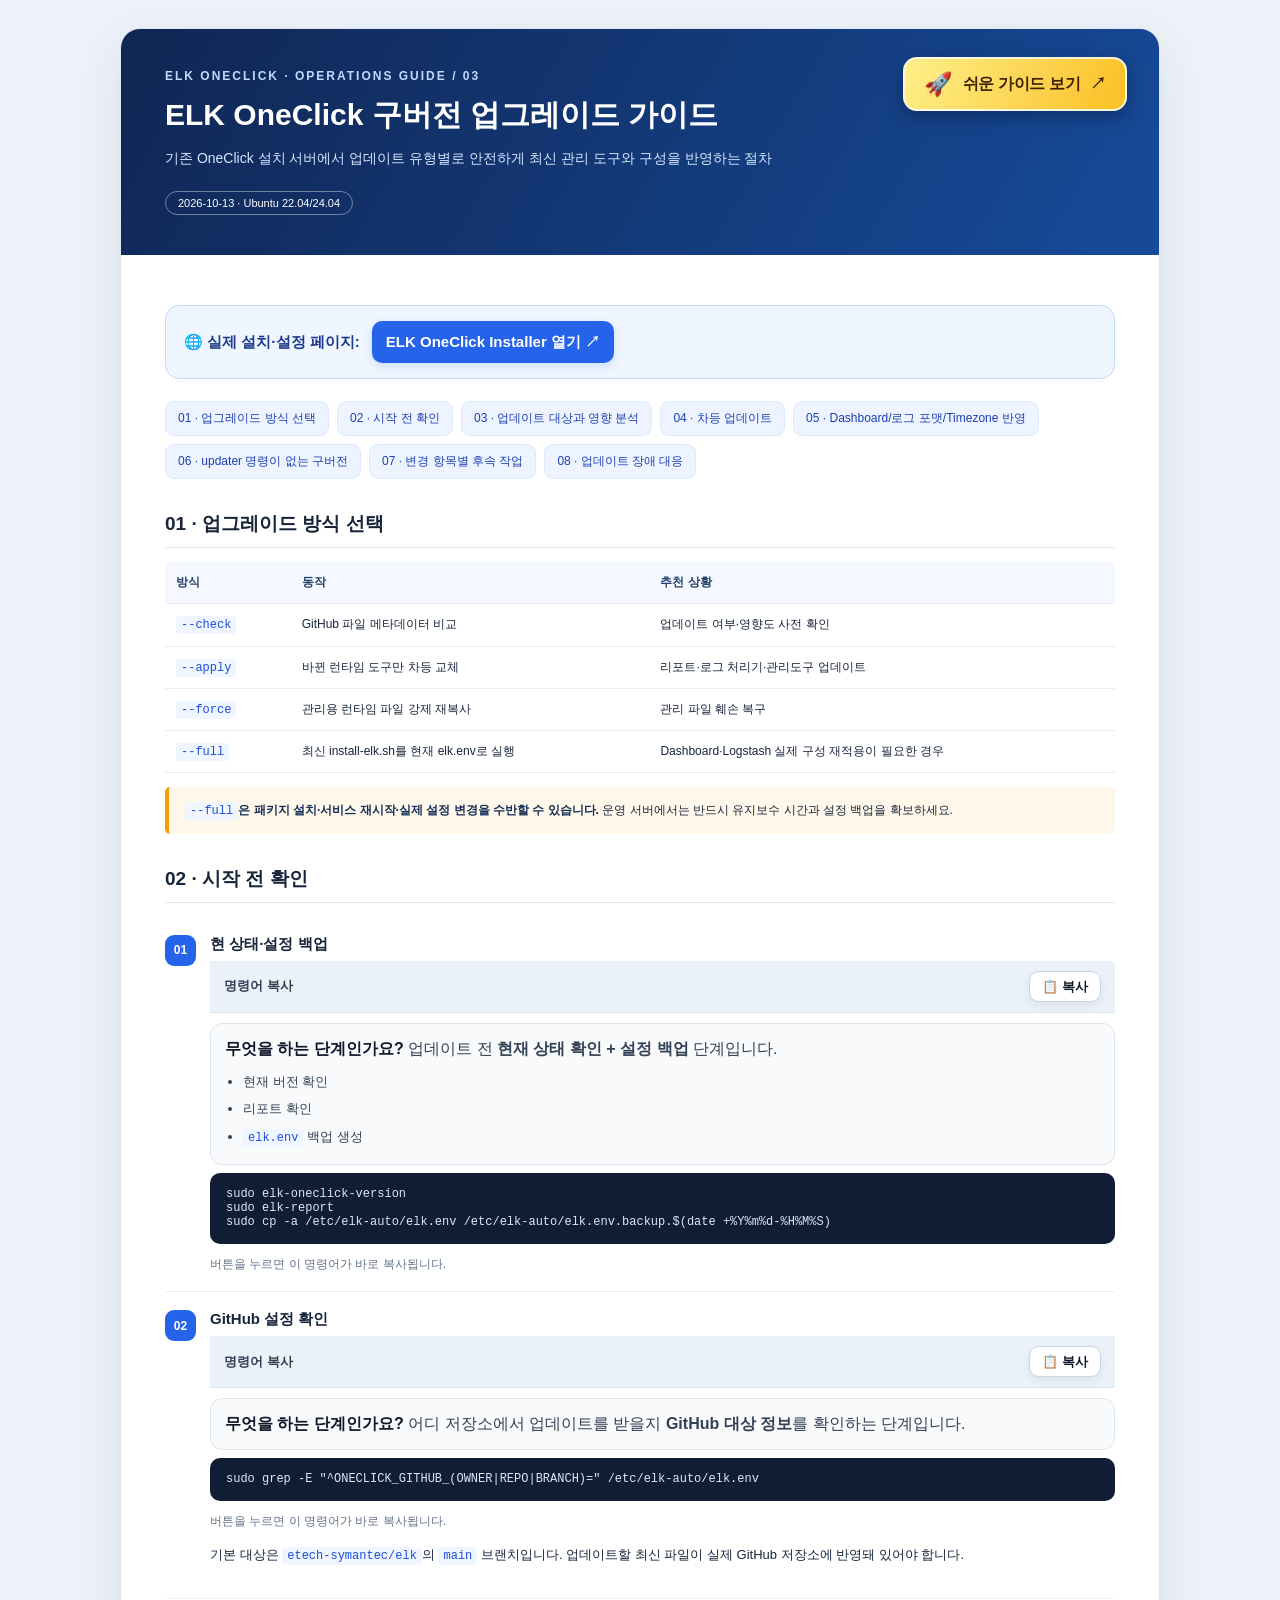
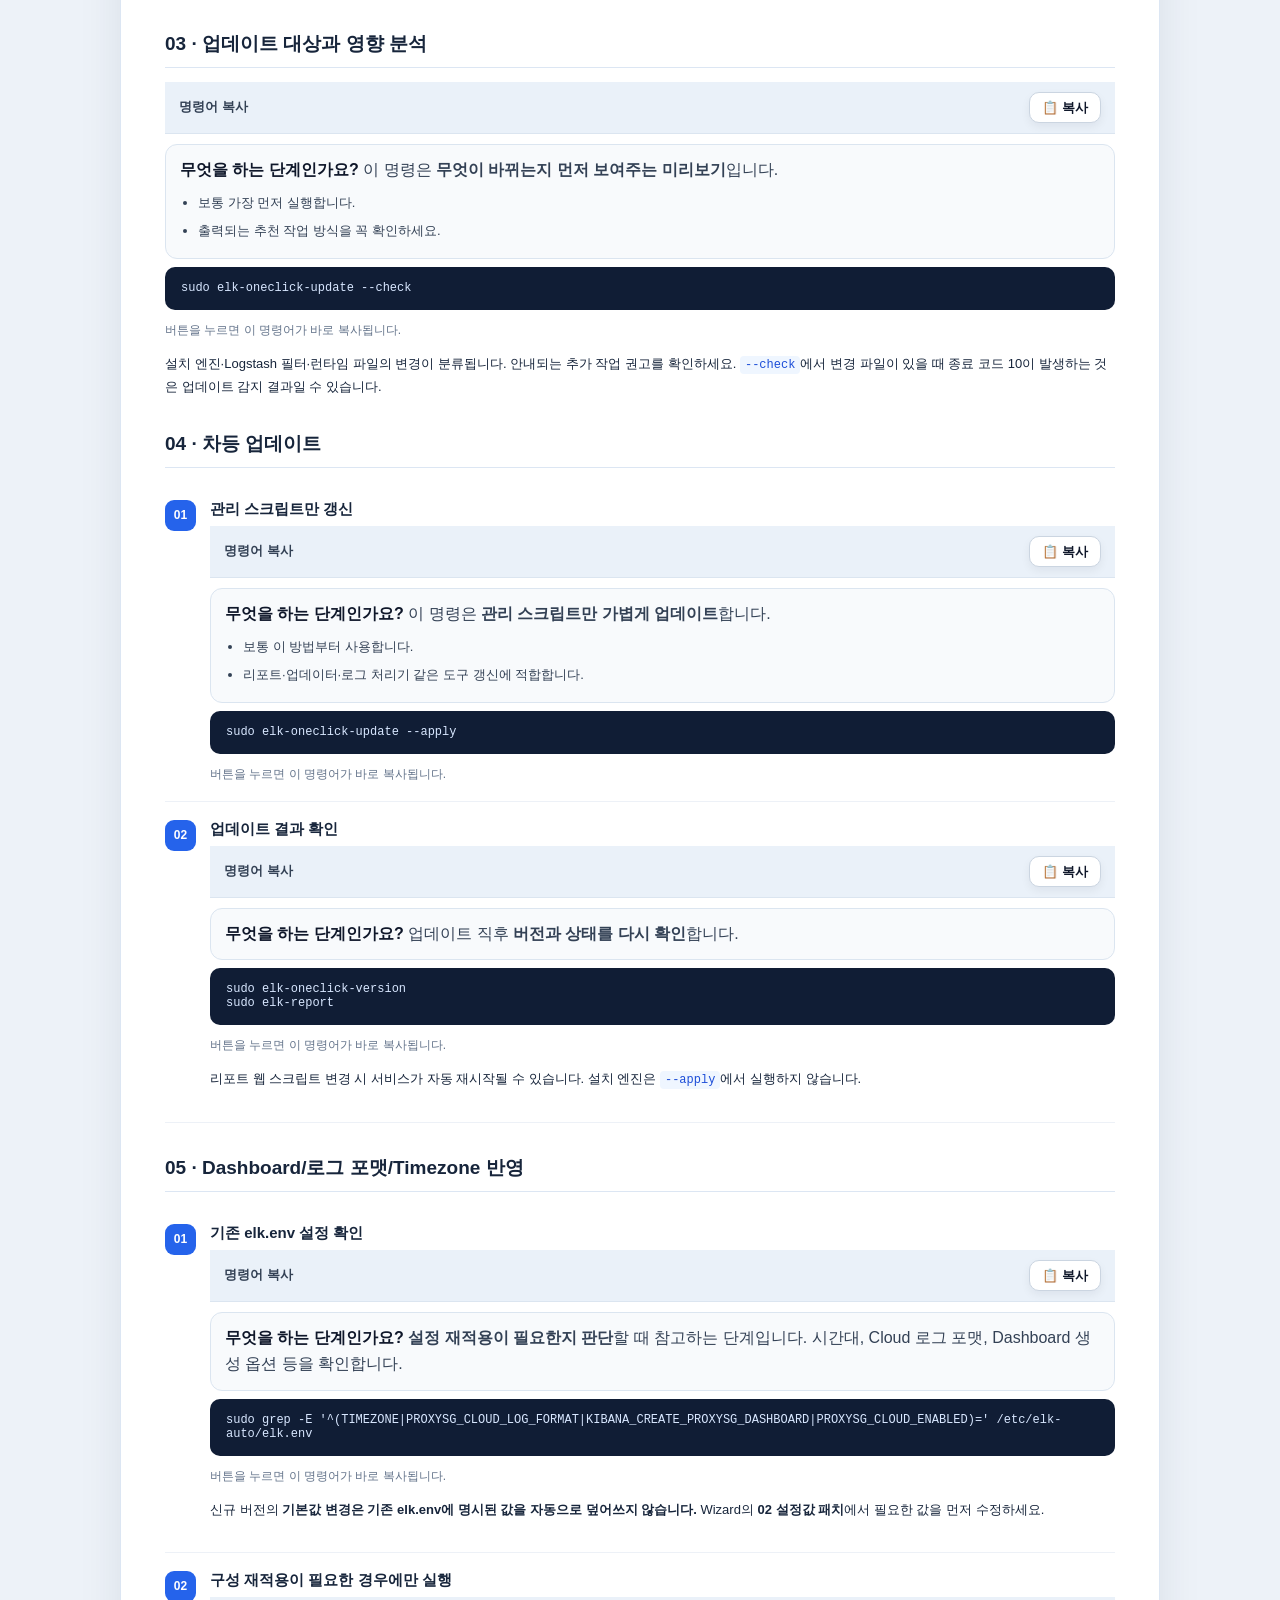
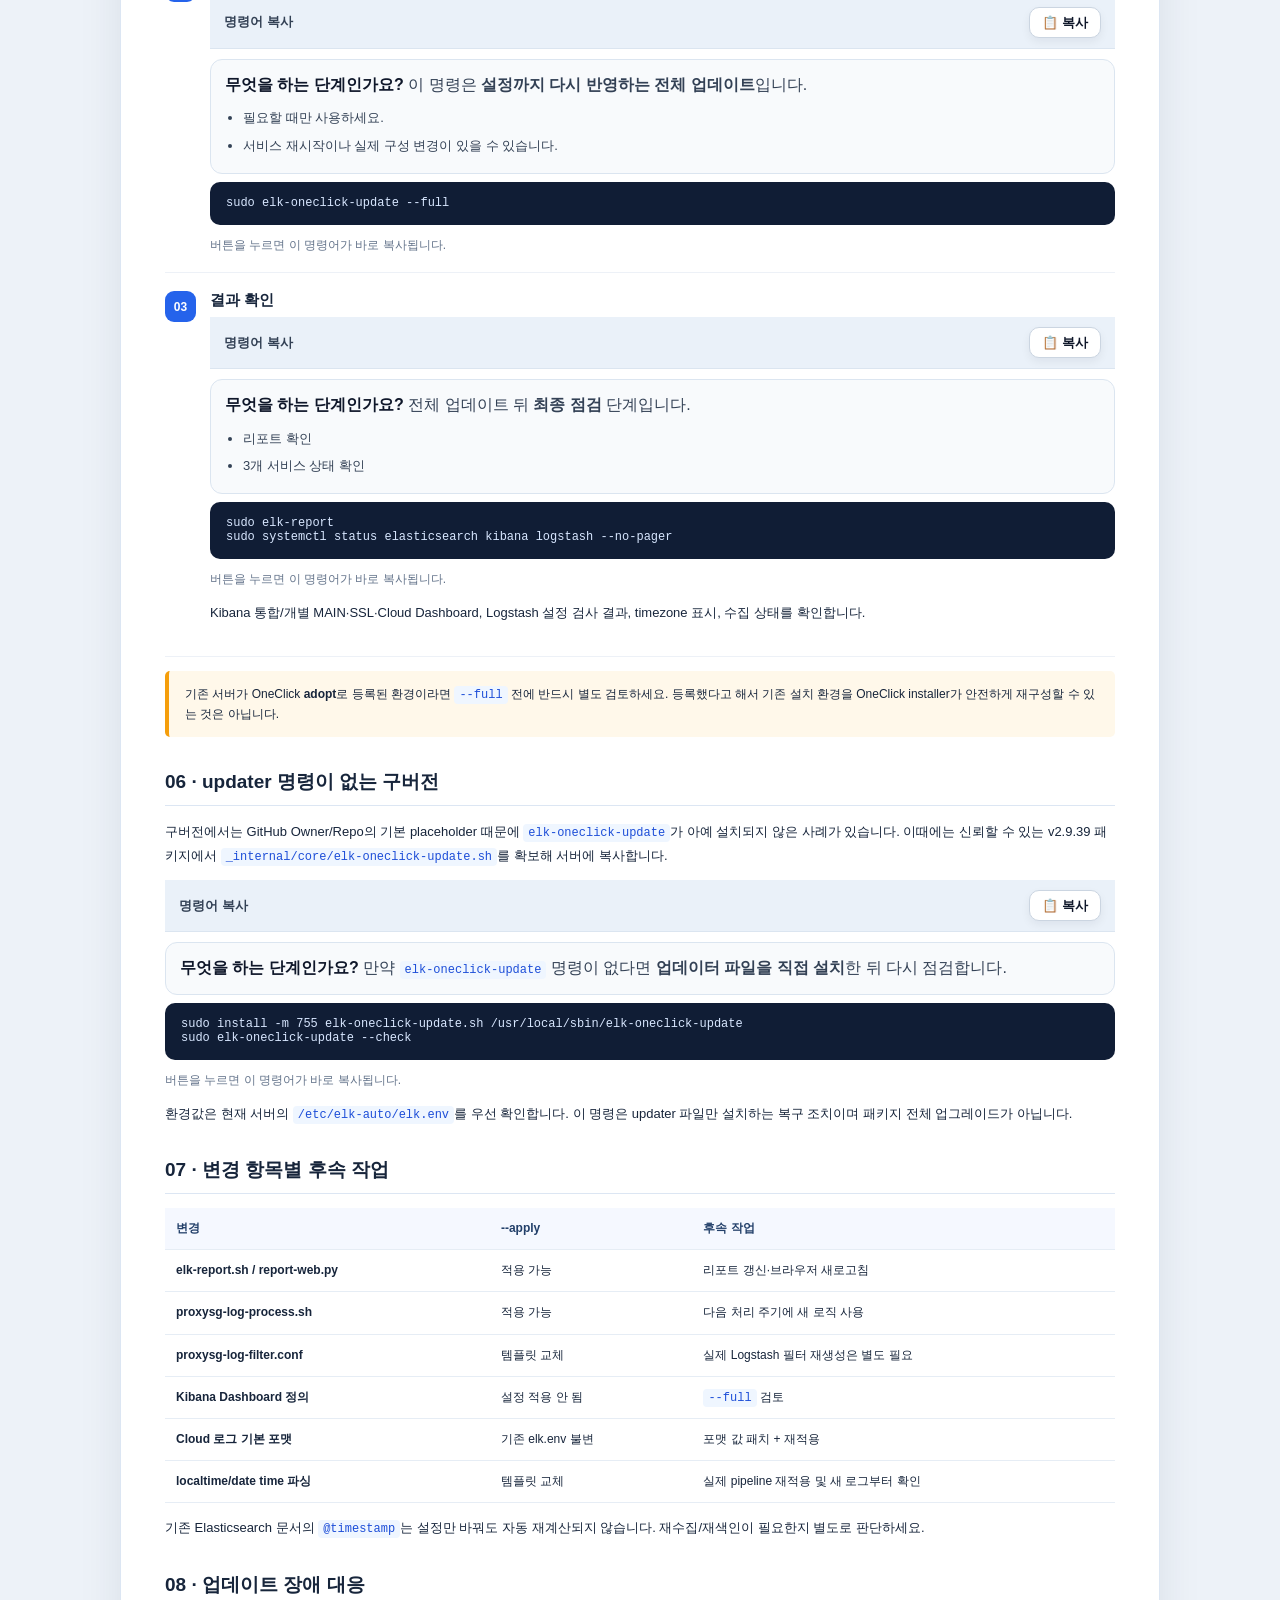
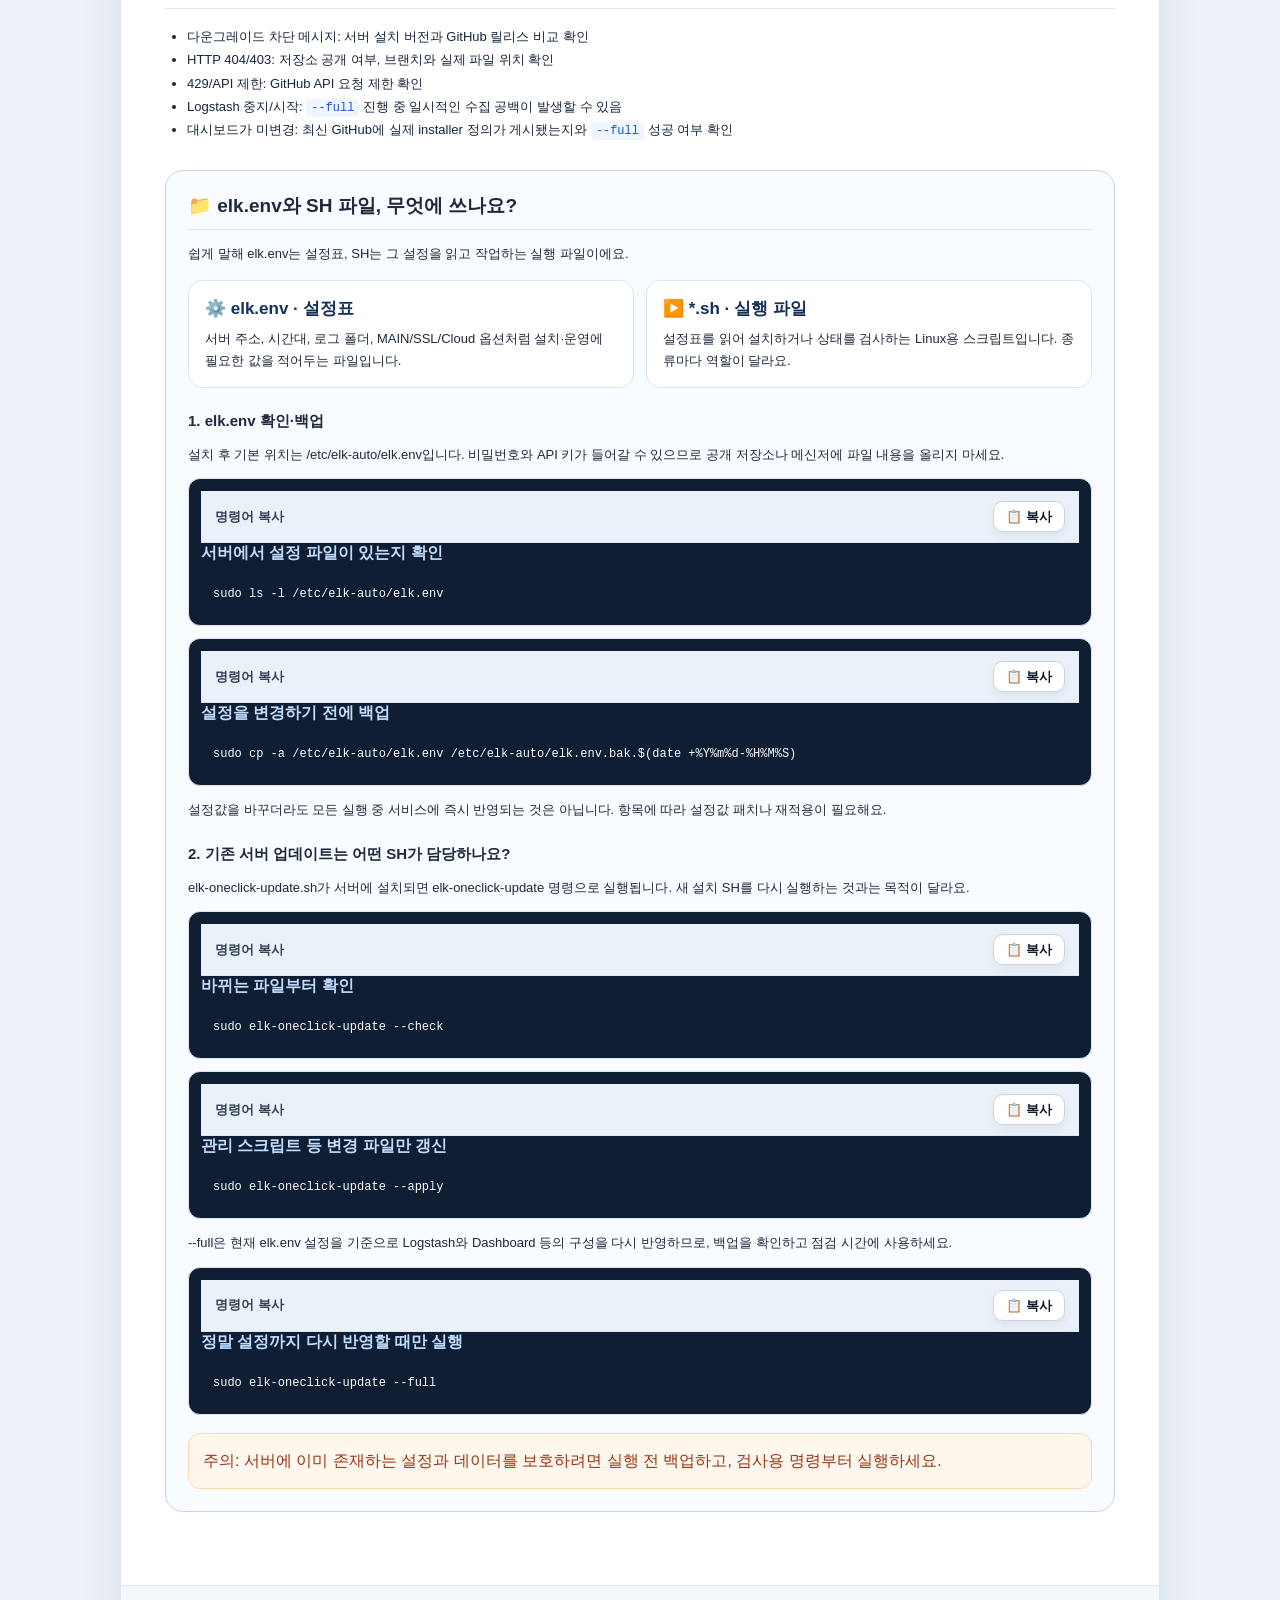
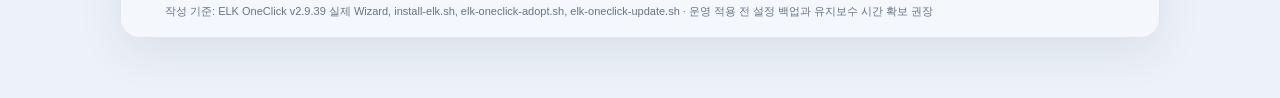
<file: guide/guide-upgrade.html>
<!DOCTYPE html>

<html lang="ko"><head><meta charset="utf-8"/><meta content="width=device-width,initial-scale=1" name="viewport"/><title>ELK OneClick 구버전 업그레이드 가이드 | ELK OneClick v2.9.39</title><style>
:root{font-family:Arial,'Noto Sans KR','Malgun Gothic',sans-serif;color:#17253b;background:#edf2f8;--blue:#2563eb;--line:#dce6f3;--muted:#61728c}*{box-sizing:border-box}body{margin:0}.page{max-width:1040px;margin:28px auto 60px;background:white;border:1px solid var(--line);border-radius:20px;overflow:hidden;box-shadow:0 15px 45px #172b4b16}.hero{background:linear-gradient(120deg,#102653,#164b9a);color:white;padding:40px 44px}.eyebrow{font-size:12px;letter-spacing:2px;color:#bfdbfe;font-weight:800}.hero h1{font-size:30px;line-height:1.3;margin:12px 0}.hero p{font-size:14px;color:#d6e6ff;line-height:1.8;margin:0}.pill{display:inline-block;border:1px solid #ffffff65;border-radius:99px;padding:5px 12px;margin-top:20px;font-size:11px}.content{padding:32px 44px 45px}nav{display:flex;flex-wrap:wrap;gap:8px;margin:0 0 28px}nav a{color:#1e40af;text-decoration:none;background:#edf4ff;border:1px solid #dbeafe;border-radius:9px;padding:8px 12px;font-size:12px}h2{font-size:19px;margin:32px 0 14px;padding-bottom:10px;border-bottom:1px solid var(--line)}h3{font-size:15px;margin:21px 0 10px}p,li{font-size:13px;line-height:1.8}ul,ol{padding-left:22px}.alert{margin:14px 0;border-left:4px solid #f59e0b;background:#fff8ea;padding:13px 16px;font-size:12px;line-height:1.7;border-radius:5px}.okalert{border-color:#0c9e83;background:#ebfaf5}.step{display:flex;gap:14px;padding:18px 0;border-bottom:1px solid #edf1f7}.num{flex:none;width:31px;height:31px;display:grid;place-items:center;color:#fff;background:#2563eb;border-radius:9px;font-weight:800;font-size:12px}.stepbody{flex:1;min-width:0}.step h3{margin:0 0 7px}pre{background:#101d35;color:#d8e7ff;border-radius:10px;padding:15px 16px;overflow:auto;white-space:pre-wrap;word-break:break-word;line-height:1.6;font:12px Consolas,monospace}code{font:12px Consolas,monospace;color:#1d4ed8;background:#eff6ff;border-radius:4px;padding:2px 5px}pre code{background:transparent;color:inherit;padding:0}table{width:100%;border-collapse:collapse;font-size:12px;line-height:1.6}th,td{text-align:left;border-bottom:1px solid #e6edf5;padding:11px;vertical-align:top}th{background:#f5f8ff;color:#23406a}td:first-child{font-weight:700}.flow{display:grid;grid-template-columns:repeat(3,1fr);gap:10px}.flow div{background:#eff5ff;border:1px solid #d5e3fa;border-radius:11px;padding:16px 12px;text-align:center;font-size:12px;font-weight:700;color:#1e3a8a}.flow small{display:block;color:#64748b;font-weight:400;margin-top:5px;font-size:11px}.footer{padding:18px 44px;background:#f4f7fb;border-top:1px solid var(--line);color:#64748b;font-size:11px}strong{color:#152f58}a{color:#1d4ed8}button.copy{float:right;background:#2c4370;border:1px solid #5f7598;color:#fff;font-size:11px;border-radius:6px;padding:4px 9px;cursor:pointer;margin-top:0}.codewrap{position:relative}.codewrap pre{margin-top:8px}@media(max-width:740px){.page{margin:0;border-radius:0}.hero,.content{padding:25px 19px}.hero h1{font-size:24px}.flow{grid-template-columns:1fr}.footer{padding:17px 19px}}@media print{body{background:#fff}.page{margin:0;border:0;box-shadow:none}.hero{-webkit-print-color-adjust:exact;print-color-adjust:exact}nav,button.copy{display:none}.step{break-inside:avoid}pre{white-space:pre-wrap}}
.hero{position:relative;padding-right:310px}.easy-guide-link{position:absolute;right:32px;top:28px;display:flex;align-items:center;justify-content:center;gap:10px;min-height:54px;min-width:224px;padding:12px 18px;background:linear-gradient(115deg,#fef08a,#fbbf24);color:#422006!important;border:2px solid rgba(255,255,255,.8);border-radius:14px;box-shadow:0 6px 17px rgba(5,15,38,.32);font-size:16px;font-weight:900;letter-spacing:-.4px;text-decoration:none;transition:transform .15s ease,box-shadow .15s ease;z-index:2}.easy-guide-link:hover,.easy-guide-link:focus-visible{transform:translateY(-2px);box-shadow:0 9px 20px rgba(5,15,38,.38);outline-offset:3px}.easy-guide-link .easy-rocket{font-size:23px;line-height:1}@media(max-width:850px){.hero{padding-right:32px}.easy-guide-link{position:static;width:100%;min-width:0;margin:0 0 20px}}@media(max-width:740px){.hero{padding-right:19px}.easy-guide-link{font-size:15px;min-height:50px}}@media print{.easy-guide-link{display:none}}
.index-mockup{margin:18px 0 26px;border:1px solid #d9e2ec;border-radius:18px;background:#f8fbff;padding:18px}.index-mockup h3{margin:0 0 10px}.index-mockup p{margin:8px 0 0;color:#475569}.index-mockup img{display:block;width:100%;max-width:920px;margin:14px auto;border-radius:18px;box-shadow:0 12px 26px rgba(15,23,42,.12)}.index-link-box{display:flex;flex-wrap:wrap;gap:10px;align-items:center;margin-top:14px}.index-link-box a{display:inline-flex;align-items:center;gap:8px;padding:12px 16px;border-radius:12px;background:#1d4ed8;color:#fff!important;text-decoration:none;font-weight:800}.index-link-box code{font-size:14px;background:#e2e8f0;padding:10px 12px;border-radius:10px;color:#0f172a}

.cmdhelp{margin:10px 0 0;padding:12px 14px;border-radius:12px;background:#f8fafc;border:1px solid #dbe5f0;color:#334155;line-height:1.65}
.cmdhelp strong{color:#0f172a}
.cmdhelp ul,.cmdhelp ol{margin:8px 0 0 18px;padding:0}
.cmdhelp li{margin:4px 0}
.guide-mockup{margin:18px 0 26px;padding:18px;border:1px solid #dbe5f0;border-radius:18px;background:#f8fbff}
.guide-mockup h3{margin:0 0 8px}
.guide-mockup p{margin:6px 0;color:#475569;line-height:1.65}
.guide-mockup img{display:block;width:100%;max-width:980px;margin:14px auto;border-radius:18px;box-shadow:0 12px 24px rgba(15,23,42,.10)}
.mini-steps{display:grid;grid-template-columns:repeat(auto-fit,minmax(180px,1fr));gap:12px;margin-top:12px}
.mini-step{background:#fff;border:1px solid #dbe5f0;border-radius:14px;padding:12px 14px}
.mini-step b{display:block;color:#0f172a;margin-bottom:4px}
.mini-step span{color:#475569;font-size:14px}
.cmdnote{font-size:14px;color:#64748b;margin-top:8px}


.codewrap,.cmd{position:relative}
.copy-btn{position:absolute;top:12px;right:12px;display:inline-flex;align-items:center;gap:6px;padding:8px 12px;border:1px solid #cbd5e1;border-radius:10px;background:#ffffff;color:#0f172a;font-size:13px;font-weight:700;line-height:1;cursor:pointer;box-shadow:0 4px 10px rgba(15,23,42,.06);transition:all .18s ease;z-index:3}
.copy-btn:hover{background:#0f172a;color:#fff;border-color:#0f172a;transform:translateY(-1px)}
.copy-btn.copied{background:#16a34a;color:#fff;border-color:#16a34a}
.copy-btn:active{transform:translateY(0)}
pre{padding-top:54px !important}
.copy-help{font-size:12px;color:#64748b;margin-top:8px}


.env-guide{margin:28px 0;padding:22px;border-radius:18px;border:1px solid #cbd5e1;background:#f8fbff;color:#1e293b}
.env-guide h2{margin:0 0 12px}.env-guide h3{margin:24px 0 10px}.env-guide p{line-height:1.65}
.env-cards{display:grid;grid-template-columns:repeat(2,minmax(0,1fr));gap:12px;margin:16px 0}.env-card{padding:16px;border-radius:14px;background:#fff;border:1px solid #dbe5f0}.env-card strong{display:block;font-size:17px}.env-card p{margin:8px 0 0}
.env-command{margin:12px 0;padding:12px;border-radius:12px;border:1px solid #dbe5f0;background:#101e33;position:relative}
.env-command .env-caption{color:#bfdbfe;font-weight:700;margin-bottom:9px;margin-right:90px}.env-command pre{margin:0!important;padding:12px!important;padding-top:12px!important;overflow-x:auto;white-space:pre-wrap;overflow-wrap:anywhere;color:#f8fafc;background:#101e33!important}
.env-warning{background:#fff7ed;border:1px solid #fed7aa;color:#9a3412;border-radius:12px;padding:14px;margin-top:18px;line-height:1.65}
@media(max-width:700px){.env-cards{grid-template-columns:1fr}}
@media print{.env-guide{break-inside:avoid}}

/* Single visible copy control per code block. Header keeps it clear of guidance. */
.codewrap{position:relative;overflow:hidden}
.codewrap .code-head{display:flex;align-items:center;justify-content:space-between;gap:12px;padding:10px 14px;background:#eaf1f9;border-bottom:1px solid #dbe5f0;color:#334155;font-size:13px;font-weight:800}
.codewrap .code-head .copy-btn{position:static;flex-shrink:0;transform:none;top:auto;right:auto}
.codewrap pre{padding-top:14px!important}
.cmd .cmdtitle button{position:static;flex-shrink:0}
.cmd > .copy-btn{display:none!important}
.cmd pre{padding-top:13px!important}
@media(max-width:560px){.codewrap .code-head{padding:9px 10px}.codewrap .code-head .copy-btn{padding:8px 10px}}
</style><style>
.official-site-link{margin:18px 0 22px;padding:15px 18px;border:1px solid #bfdbfe;border-radius:14px;background:#eff6ff;color:#1e3a8a;line-height:1.6;font-size:15px;font-weight:700}
.official-site-link a{display:inline-block;margin-left:8px;padding:9px 14px;border-radius:10px;color:#fff!important;background:#2563eb;text-decoration:none;font-weight:800;box-shadow:0 3px 10px rgba(37,99,235,.17)}
.official-site-link a:hover{background:#1d4ed8}
@media(max-width:620px){.official-site-link a{display:block;margin:8px 0 0;text-align:center}}
@media print{.official-site-link a{background:#dbeafe!important;color:#1e3a8a!important}}
</style></head><body><article class="page"><header class="hero"><a class="easy-guide-link" href="guide-upgrade-easy.html" title="그림으로 쉽게 보는 가이드 열기"><span aria-hidden="true" class="easy-rocket">🚀</span><span>쉬운 가이드 보기</span><span aria-hidden="true">↗</span></a><div class="eyebrow">ELK ONECLICK · OPERATIONS GUIDE / 03</div><h1>ELK OneClick 구버전 업그레이드 가이드</h1><p>기존 OneClick 설치 서버에서 업데이트 유형별로 안전하게 최신 관리 도구와 구성을 반영하는 절차</p><span class="pill">2026-10-13 · Ubuntu 22.04/24.04</span></header><main class="content"><div class="official-site-link">🌐 실제 설치·설정 페이지: <a href="https://etech-symantec.github.io/elk/" rel="noopener noreferrer" target="_blank">ELK OneClick Installer 열기 ↗</a></div><nav><a href="#overview">01 · 업그레이드 방식 선택</a><a href="#pre">02 · 시작 전 확인</a><a href="#check">03 · 업데이트 대상과 영향 분석</a><a href="#apply">04 · 차등 업데이트</a><a href="#full">05 · Dashboard/로그 포맷/Timezone 반영</a><a href="#missing">06 · updater 명령이 없는 구버전</a><a href="#matrix">07 · 변경 항목별 후속 작업</a><a href="#trouble">08 · 업데이트 장애 대응</a></nav><section id="overview"><h2>01 · 업그레이드 방식 선택</h2><table><tr><th>방식</th><th>동작</th><th>추천 상황</th></tr><tr><td><code>--check</code></td><td>GitHub 파일 메타데이터 비교</td><td>업데이트 여부·영향도 사전 확인</td></tr><tr><td><code>--apply</code></td><td>바뀐 런타임 도구만 차등 교체</td><td>리포트·로그 처리기·관리도구 업데이트</td></tr><tr><td><code>--force</code></td><td>관리용 런타임 파일 강제 재복사</td><td>관리 파일 훼손 복구</td></tr><tr><td><code>--full</code></td><td>최신 install-elk.sh를 현재 elk.env로 실행</td><td>Dashboard·Logstash 실제 구성 재적용이 필요한 경우</td></tr></table><div class="alert"><strong><code>--full</code>은 패키지 설치·서비스 재시작·실제 설정 변경을 수반할 수 있습니다.</strong> 운영 서버에서는 반드시 유지보수 시간과 설정 백업을 확보하세요.</div></section><section id="pre"><h2>02 · 시작 전 확인</h2><div class="step"><span class="num">01</span><div class="stepbody"><h3>현 상태·설정 백업</h3><div class="codewrap"><div class="code-head"><span>명령어 복사</span><button class="copy-btn" onclick="copyCommandText(this)" type="button">📋 복사</button></div><div class="cmdhelp"><strong>무엇을 하는 단계인가요?</strong> 업데이트 전 <b>현재 상태 확인 + 설정 백업</b> 단계입니다.<ul><li>현재 버전 확인</li><li>리포트 확인</li><li><code>elk.env</code> 백업 생성</li></ul></div><pre><code>sudo elk-oneclick-version
sudo elk-report
sudo cp -a /etc/elk-auto/elk.env /etc/elk-auto/elk.env.backup.$(date +%Y%m%d-%H%M%S)</code></pre><div class="copy-help">버튼을 누르면 이 명령어가 바로 복사됩니다.</div></div></div></div><div class="step"><span class="num">02</span><div class="stepbody"><h3>GitHub 설정 확인</h3><div class="codewrap"><div class="code-head"><span>명령어 복사</span><button class="copy-btn" onclick="copyCommandText(this)" type="button">📋 복사</button></div><div class="cmdhelp"><strong>무엇을 하는 단계인가요?</strong> 어디 저장소에서 업데이트를 받을지 <b>GitHub 대상 정보</b>를 확인하는 단계입니다.</div><pre><code>sudo grep -E "^ONECLICK_GITHUB_(OWNER|REPO|BRANCH)=" /etc/elk-auto/elk.env</code></pre><div class="copy-help">버튼을 누르면 이 명령어가 바로 복사됩니다.</div></div><p>기본 대상은 <code>etech-symantec/elk</code>의 <code>main</code> 브랜치입니다. 업데이트할 최신 파일이 실제 GitHub 저장소에 반영돼 있어야 합니다.</p></div></div></section><section id="check"><h2>03 · 업데이트 대상과 영향 분석</h2><div class="codewrap"><div class="code-head"><span>명령어 복사</span><button class="copy-btn" onclick="copyCommandText(this)" type="button">📋 복사</button></div><div class="cmdhelp"><strong>무엇을 하는 단계인가요?</strong> 이 명령은 <b>무엇이 바뀌는지 먼저 보여주는 미리보기</b>입니다.<ul><li>보통 가장 먼저 실행합니다.</li><li>출력되는 추천 작업 방식을 꼭 확인하세요.</li></ul></div><pre><code>sudo elk-oneclick-update --check</code></pre><div class="copy-help">버튼을 누르면 이 명령어가 바로 복사됩니다.</div></div><p>설치 엔진·Logstash 필터·런타임 파일의 변경이 분류됩니다. 안내되는 추가 작업 권고를 확인하세요. <code>--check</code>에서 변경 파일이 있을 때 종료 코드 10이 발생하는 것은 업데이트 감지 결과일 수 있습니다.</p></section><section id="apply"><h2>04 · 차등 업데이트</h2><div class="step"><span class="num">01</span><div class="stepbody"><h3>관리 스크립트만 갱신</h3><div class="codewrap"><div class="code-head"><span>명령어 복사</span><button class="copy-btn" onclick="copyCommandText(this)" type="button">📋 복사</button></div><div class="cmdhelp"><strong>무엇을 하는 단계인가요?</strong> 이 명령은 <b>관리 스크립트만 가볍게 업데이트</b>합니다.<ul><li>보통 이 방법부터 사용합니다.</li><li>리포트·업데이터·로그 처리기 같은 도구 갱신에 적합합니다.</li></ul></div><pre><code>sudo elk-oneclick-update --apply</code></pre><div class="copy-help">버튼을 누르면 이 명령어가 바로 복사됩니다.</div></div></div></div><div class="step"><span class="num">02</span><div class="stepbody"><h3>업데이트 결과 확인</h3><div class="codewrap"><div class="code-head"><span>명령어 복사</span><button class="copy-btn" onclick="copyCommandText(this)" type="button">📋 복사</button></div><div class="cmdhelp"><strong>무엇을 하는 단계인가요?</strong> 업데이트 직후 <b>버전과 상태를 다시 확인</b>합니다.</div><pre><code>sudo elk-oneclick-version
sudo elk-report</code></pre><div class="copy-help">버튼을 누르면 이 명령어가 바로 복사됩니다.</div></div><p>리포트 웹 스크립트 변경 시 서비스가 자동 재시작될 수 있습니다. 설치 엔진은 <code>--apply</code>에서 실행하지 않습니다.</p></div></div></section><section id="full"><h2>05 · Dashboard/로그 포맷/Timezone 반영</h2><div class="step"><span class="num">01</span><div class="stepbody"><h3>기존 elk.env 설정 확인</h3><div class="codewrap"><div class="code-head"><span>명령어 복사</span><button class="copy-btn" onclick="copyCommandText(this)" type="button">📋 복사</button></div><div class="cmdhelp"><strong>무엇을 하는 단계인가요?</strong> <b>설정 재적용이 필요한지 판단</b>할 때 참고하는 단계입니다. 시간대, Cloud 로그 포맷, Dashboard 생성 옵션 등을 확인합니다.</div><pre><code>sudo grep -E '^(TIMEZONE|PROXYSG_CLOUD_LOG_FORMAT|KIBANA_CREATE_PROXYSG_DASHBOARD|PROXYSG_CLOUD_ENABLED)=' /etc/elk-auto/elk.env</code></pre><div class="copy-help">버튼을 누르면 이 명령어가 바로 복사됩니다.</div></div><p>신규 버전의 <b>기본값 변경은 기존 elk.env에 명시된 값을 자동으로 덮어쓰지 않습니다.</b> Wizard의 <b>02 설정값 패치</b>에서 필요한 값을 먼저 수정하세요.</p></div></div><div class="step"><span class="num">02</span><div class="stepbody"><h3>구성 재적용이 필요한 경우에만 실행</h3><div class="codewrap"><div class="code-head"><span>명령어 복사</span><button class="copy-btn" onclick="copyCommandText(this)" type="button">📋 복사</button></div><div class="cmdhelp"><strong>무엇을 하는 단계인가요?</strong> 이 명령은 <b>설정까지 다시 반영하는 전체 업데이트</b>입니다.<ul><li>필요할 때만 사용하세요.</li><li>서비스 재시작이나 실제 구성 변경이 있을 수 있습니다.</li></ul></div><pre><code>sudo elk-oneclick-update --full</code></pre><div class="copy-help">버튼을 누르면 이 명령어가 바로 복사됩니다.</div></div></div></div><div class="step"><span class="num">03</span><div class="stepbody"><h3>결과 확인</h3><div class="codewrap"><div class="code-head"><span>명령어 복사</span><button class="copy-btn" onclick="copyCommandText(this)" type="button">📋 복사</button></div><div class="cmdhelp"><strong>무엇을 하는 단계인가요?</strong> 전체 업데이트 뒤 <b>최종 점검</b> 단계입니다.<ul><li>리포트 확인</li><li>3개 서비스 상태 확인</li></ul></div><pre><code>sudo elk-report
sudo systemctl status elasticsearch kibana logstash --no-pager</code></pre><div class="copy-help">버튼을 누르면 이 명령어가 바로 복사됩니다.</div></div><p>Kibana 통합/개별 MAIN·SSL·Cloud Dashboard, Logstash 설정 검사 결과, timezone 표시, 수집 상태를 확인합니다.</p></div></div><div class="alert">기존 서버가 OneClick <b>adopt</b>로 등록된 환경이라면 <code>--full</code> 전에 반드시 별도 검토하세요. 등록했다고 해서 기존 설치 환경을 OneClick installer가 안전하게 재구성할 수 있는 것은 아닙니다.</div></section><section id="missing"><h2>06 · updater 명령이 없는 구버전</h2><p>구버전에서는 GitHub Owner/Repo의 기본 placeholder 때문에 <code>elk-oneclick-update</code>가 아예 설치되지 않은 사례가 있습니다. 이때에는 신뢰할 수 있는 v2.9.39 패키지에서 <code>_internal/core/elk-oneclick-update.sh</code>를 확보해 서버에 복사합니다.</p><div class="codewrap"><div class="code-head"><span>명령어 복사</span><button class="copy-btn" onclick="copyCommandText(this)" type="button">📋 복사</button></div><div class="cmdhelp"><strong>무엇을 하는 단계인가요?</strong> 만약 <code>elk-oneclick-update</code> 명령이 없다면 <b>업데이터 파일을 직접 설치</b>한 뒤 다시 점검합니다.</div><pre><code>sudo install -m 755 elk-oneclick-update.sh /usr/local/sbin/elk-oneclick-update
sudo elk-oneclick-update --check</code></pre><div class="copy-help">버튼을 누르면 이 명령어가 바로 복사됩니다.</div></div><p>환경값은 현재 서버의 <code>/etc/elk-auto/elk.env</code>를 우선 확인합니다. 이 명령은 updater 파일만 설치하는 복구 조치이며 패키지 전체 업그레이드가 아닙니다.</p></section><section id="matrix"><h2>07 · 변경 항목별 후속 작업</h2><table><tr><th>변경</th><th>--apply</th><th>후속 작업</th></tr><tr><td>elk-report.sh / report-web.py</td><td>적용 가능</td><td>리포트 갱신·브라우저 새로고침</td></tr><tr><td>proxysg-log-process.sh</td><td>적용 가능</td><td>다음 처리 주기에 새 로직 사용</td></tr><tr><td>proxysg-log-filter.conf</td><td>템플릿 교체</td><td>실제 Logstash 필터 재생성은 별도 필요</td></tr><tr><td>Kibana Dashboard 정의</td><td>설정 적용 안 됨</td><td><code>--full</code> 검토</td></tr><tr><td>Cloud 로그 기본 포맷</td><td>기존 elk.env 불변</td><td>포맷 값 패치 + 재적용</td></tr><tr><td>localtime/date time 파싱</td><td>템플릿 교체</td><td>실제 pipeline 재적용 및 새 로그부터 확인</td></tr></table><p>기존 Elasticsearch 문서의 <code>@timestamp</code>는 설정만 바꿔도 자동 재계산되지 않습니다. 재수집/재색인이 필요한지 별도로 판단하세요.</p></section><section id="trouble"><h2>08 · 업데이트 장애 대응</h2><ul><li>다운그레이드 차단 메시지: 서버 설치 버전과 GitHub 릴리스 비교 확인</li><li>HTTP 404/403: 저장소 공개 여부, 브랜치와 실제 파일 위치 확인</li><li>429/API 제한: GitHub API 요청 제한 확인</li><li>Logstash 중지/시작: <code>--full</code> 진행 중 일시적인 수집 공백이 발생할 수 있음</li><li>대시보드가 미변경: 최신 GitHub에 실제 installer 정의가 게시됐는지와 <code>--full</code> 성공 여부 확인</li></ul></section><section class="env-guide" id="elk-env-sh-guide"><h2>📁 elk.env와 SH 파일, 무엇에 쓰나요?</h2><p>쉽게 말해 elk.env는 설정표, SH는 그 설정을 읽고 작업하는 실행 파일이에요.</p><div class="env-cards"><div class="env-card"><strong>⚙️ elk.env · 설정표</strong><p>서버 주소, 시간대, 로그 폴더, MAIN/SSL/Cloud 옵션처럼 설치·운영에 필요한 값을 적어두는 파일입니다.</p></div><div class="env-card"><strong>▶️ *.sh · 실행 파일</strong><p>설정표를 읽어 설치하거나 상태를 검사하는 Linux용 스크립트입니다. 종류마다 역할이 달라요.</p></div></div><h3>1. elk.env 확인·백업</h3><p>설치 후 기본 위치는 /etc/elk-auto/elk.env입니다. 비밀번호와 API 키가 들어갈 수 있으므로 공개 저장소나 메신저에 파일 내용을 올리지 마세요.</p><div class="codewrap env-command"><div class="code-head"><span>명령어 복사</span><button class="copy-btn" onclick="copyCommandText(this)" type="button">📋 복사</button></div><div class="env-caption">서버에서 설정 파일이 있는지 확인</div><pre><code>sudo ls -l /etc/elk-auto/elk.env</code></pre></div><div class="codewrap env-command"><div class="code-head"><span>명령어 복사</span><button class="copy-btn" onclick="copyCommandText(this)" type="button">📋 복사</button></div><div class="env-caption">설정을 변경하기 전에 백업</div><pre><code>sudo cp -a /etc/elk-auto/elk.env /etc/elk-auto/elk.env.bak.$(date +%Y%m%d-%H%M%S)</code></pre></div><p>설정값을 바꾸더라도 모든 실행 중 서비스에 즉시 반영되는 것은 아닙니다. 항목에 따라 설정값 패치나 재적용이 필요해요.</p><h3>2. 기존 서버 업데이트는 어떤 SH가 담당하나요?</h3><p>elk-oneclick-update.sh가 서버에 설치되면 elk-oneclick-update 명령으로 실행됩니다. 새 설치 SH를 다시 실행하는 것과는 목적이 달라요.</p><div class="codewrap env-command"><div class="code-head"><span>명령어 복사</span><button class="copy-btn" onclick="copyCommandText(this)" type="button">📋 복사</button></div><div class="env-caption">바뀌는 파일부터 확인</div><pre><code>sudo elk-oneclick-update --check</code></pre></div><div class="codewrap env-command"><div class="code-head"><span>명령어 복사</span><button class="copy-btn" onclick="copyCommandText(this)" type="button">📋 복사</button></div><div class="env-caption">관리 스크립트 등 변경 파일만 갱신</div><pre><code>sudo elk-oneclick-update --apply</code></pre></div><p>--full은 현재 elk.env 설정을 기준으로 Logstash와 Dashboard 등의 구성을 다시 반영하므로, 백업을 확인하고 점검 시간에 사용하세요.</p><div class="codewrap env-command"><div class="code-head"><span>명령어 복사</span><button class="copy-btn" onclick="copyCommandText(this)" type="button">📋 복사</button></div><div class="env-caption">정말 설정까지 다시 반영할 때만 실행</div><pre><code>sudo elk-oneclick-update --full</code></pre></div><div class="env-warning">주의: 서버에 이미 존재하는 설정과 데이터를 보호하려면 실행 전 백업하고, 검사용 명령부터 실행하세요.</div></section></main><footer class="footer">작성 기준: ELK OneClick v2.9.39 실제 Wizard, install-elk.sh, elk-oneclick-adopt.sh, elk-oneclick-update.sh · 운영 적용 전 설정 백업과 유지보수 시간 확보 권장</footer></article>
<script>
function copyCommandText(btn){
  var host = btn.closest('.codewrap, .cmd');
  if(!host) return;
  var pre = host.querySelector('pre');
  if(!pre) return;
  var text = pre.innerText.replace(/ /g,' ').trim();
  var done = function(){
    var old = btn.innerHTML;
    btn.dataset.old = old;
    btn.innerHTML = '✅ 복사됨';
    btn.classList.add('copied');
    setTimeout(function(){
      btn.innerHTML = btn.dataset.old || '📋 복사';
      btn.classList.remove('copied');
    }, 1600);
  };
  if(navigator.clipboard && window.isSecureContext){
    navigator.clipboard.writeText(text).then(done).catch(function(){
      fallbackCopy(text, done);
    });
  } else {
    fallbackCopy(text, done);
  }
}
function fallbackCopy(text, done){
  var ta = document.createElement('textarea');
  ta.value = text;
  ta.style.position = 'fixed';
  ta.style.left = '-9999px';
  ta.style.top = '0';
  document.body.appendChild(ta);
  ta.focus();
  ta.select();
  try { document.execCommand('copy'); done(); } catch(e) {}
  document.body.removeChild(ta);
}
</script>
</body></html>
</file>
<file: assets/wizard.css>
:root{--bg:#f4f7fb;--card:#fff;--ink:#0f172a;--muted:#64748b;--line:#dbe4ef;--blue:#2563eb;--blue2:#1d4ed8;--ok:#059669;--warn:#d97706;--bad:#dc2626;--nav:#0b1736;--soft:#eff6ff;--shadow:0 10px 30px rgba(15,23,42,.08)}*{box-sizing:border-box}body{margin:0;font-family:Inter,"Pretendard","Noto Sans KR","Segoe UI",sans-serif;background:var(--bg);color:var(--ink)}button,input,select{font:inherit}button{transition:transform .08s ease,box-shadow .08s ease,filter .08s ease,background-color .12s ease,border-color .12s ease}button:not(:disabled):active{transform:translateY(1px) scale(.97);box-shadow:inset 0 2px 5px rgba(15,23,42,.18)!important;filter:brightness(.97)}button:disabled{cursor:not-allowed;opacity:.55}button:not(:disabled):focus-visible{outline:3px solid rgba(59,130,246,.22);outline-offset:2px}.top{position:sticky;top:0;z-index:30;background:#fff;border-bottom:1px solid var(--line)}.topin{max-width:1500px;margin:auto;display:flex;align-items:center;gap:14px;padding:11px 18px}.brand{font-weight:900;font-size:18px;white-space:nowrap;display:flex;align-items:baseline;gap:7px}.brand small{color:var(--blue);font-size:12px}.mode{display:flex;border:1px solid var(--line);border-radius:10px;overflow:hidden}.mode button{border:0;background:#fff;padding:8px 12px;cursor:pointer;font-weight:800;color:#475569}.mode button.on{background:var(--nav);color:#fff}.search{flex:1}.search input{width:100%;border:1px solid var(--line);border-radius:10px;padding:9px 11px}.actions{display:flex;gap:7px}.actions button,.btn{border:1px solid var(--line);background:#fff;border-radius:9px;padding:8px 11px;cursor:pointer;font-weight:750}.actions .primary,.primary{background:var(--blue);border-color:var(--blue);color:#fff}.wrap{max-width:1500px;margin:auto;padding:16px 18px 40px}.hero{background:linear-gradient(110deg,#0b1736,#172554 58%,#1e3a8a);color:#fff;border-radius:16px;padding:18px 20px;box-shadow:var(--shadow)}.hero h1{font-size:20px;margin:0 0 6px}.hero p{margin:0;color:#dbeafe;font-size:13px}.flow{display:none}.layout{display:grid;grid-template-columns:250px minmax(0,1fr);gap:14px}.side{background:#fff;border:1px solid var(--line);border-radius:14px;padding:8px;height:fit-content;position:sticky;top:70px}.sideitem{display:flex;gap:10px;padding:10px;border-radius:9px;cursor:pointer}.sideitem:hover{background:#f8fafc}.sideitem.active{background:#eff6ff;color:#1d4ed8}.num{width:28px;height:28px;border-radius:50%;background:#e2e8f0;display:grid;place-items:center;font-size:11px;font-weight:900}.sideitem.active .num{background:#2563eb;color:#fff}.stitle{font-weight:850;font-size:12px}.ssub{font-size:10px;color:var(--muted);margin-top:2px}.main{min-width:0}.panel{background:#fff;border:1px solid var(--line);border-radius:14px;padding:18px;box-shadow:var(--shadow)}.panel h2{margin:0 0 5px;font-size:20px}.panel .desc{font-size:13px;color:var(--muted);margin-bottom:13px}.info{border-left:4px solid #3b82f6;background:#eff6ff;border-radius:8px;padding:10px 12px;margin:10px 0;font-size:12px;line-height:1.6}.info.warn{border-color:#f59e0b;background:#fffbeb}.info.ok{border-color:#10b981;background:#ecfdf5}.fields{display:grid;grid-template-columns:repeat(2,minmax(0,1fr));gap:10px}.field{border:1px solid var(--line);border-radius:11px;padding:12px;background:#fff;cursor:pointer;transition:border-color .15s,box-shadow .15s,transform .15s}.field:hover{border-color:#93c5fd;box-shadow:0 4px 14px rgba(37,99,235,.07)}.field .lh{display:flex;justify-content:space-between;gap:10px;align-items:flex-start}.field label{font-weight:850;font-size:13px}.key{font:10px ui-monospace,Consolas,monospace;color:#64748b;background:#f1f5f9;padding:2px 5px;border-radius:5px}.cardright{display:flex;align-items:center;gap:6px;flex-shrink:0}.expandhint{font-size:9.5px;color:#64748b;border:1px solid #dbe4ef;background:#f8fafc;border-radius:999px;padding:2px 6px;white-space:nowrap}.chev{display:inline-block;margin-left:2px;transition:transform .16s}.field.expanded .chev{transform:rotate(180deg)}.help{display:none;font-size:11.5px;line-height:1.72;color:#475569;margin:10px 0 9px;padding:10px 11px;background:#f8fafc;border:1px solid #e2e8f0;border-radius:8px;white-space:pre-line}.field.expanded .help{display:block}.control{cursor:default;margin-top:9px}.field.adminfield{border-color:#f59e0b;background:#fffdf5}.field.adminfield:hover{border-color:#d97706;box-shadow:0 4px 14px rgba(217,119,6,.10)}.field.adminfield .key{background:#ffedd5;color:#9a3412}.reqbadge{display:inline-flex;align-items:center;border-radius:999px;padding:2px 7px;font-size:9px;font-weight:900;background:#fee2e2;color:#b91c1c;margin-left:6px}.condbadge{background:#ede9fe;color:#6d28d9}.autobadge{background:#dcfce7;color:#047857}.stageRequired{margin:12px 0 16px;border:1px solid #f59e0b;background:linear-gradient(135deg,#fff7ed,#fffbeb);border-radius:14px;padding:14px;box-shadow:0 7px 20px rgba(180,83,9,.07)}.stageReqHead{display:flex;align-items:flex-start;justify-content:space-between;gap:12px;margin-bottom:10px}.stageReqHead h3{margin:0;font-size:15px;color:#9a3412}.stageReqHead p{margin:4px 0 0;color:#92400e;font-size:11px;line-height:1.55}.stageReqCount{white-space:nowrap;background:#9a3412;color:#fff;border-radius:999px;padding:5px 9px;font-size:10px;font-weight:900}.requiredFields{display:grid;grid-template-columns:repeat(2,minmax(0,1fr));gap:9px}.legend{font-size:10px;color:#7c2d12;margin-top:9px}.normalTitle{display:flex;align-items:center;gap:8px;margin:16px 0 9px;font-size:12px;font-weight:900;color:#475569}.normalTitle:after{content:"";height:1px;background:#e2e8f0;flex:1}@media(max-width:1100px){.requiredFields{grid-template-columns:1fr}}.field input[type=text],.field input[type=password],.field select{width:100%;border:1px solid #cbd5e1;border-radius:8px;padding:8px 9px;background:#fff}.bool{display:flex;align-items:center;gap:8px}.bool input{width:18px;height:18px}.secretrow{display:flex;gap:5px}.secretrow input{flex:1}.smallbtn{border:1px solid var(--line);background:#f8fafc;border-radius:7px;padding:6px 8px;cursor:pointer;font-size:11px}.advancedGroup{margin-bottom:14px}.advancedGroup h3{margin:0;padding:10px 12px;background:#f8fafc;border:1px solid var(--line);border-radius:10px;cursor:pointer;font-size:13px}.advancedGroup .inside{display:none;margin-top:8px}.advancedGroup.open .inside{display:grid}.bottom{display:flex;justify-content:space-between;margin-top:14px}.statusbar{display:flex;gap:7px;flex-wrap:wrap;margin-bottom:11px}.pill{font-size:11px;font-weight:800;border-radius:999px;padding:5px 8px;background:#e2e8f0}.pill.ok{background:#d1fae5;color:#047857}.pill.warn{background:#fef3c7;color:#92400e}.summary{margin-top:14px}.grid4{display:grid;grid-template-columns:repeat(4,minmax(0,1fr));gap:8px}.sum{border:1px solid var(--line);background:#f8fafc;border-radius:9px;padding:9px}.sum b{display:block;font-size:10px;color:var(--muted)}.sum span{font-size:12px;font-weight:800;word-break:break-all}.pre{display:none;background:#0f172a;color:#e2e8f0;padding:12px;border-radius:10px;max-height:420px;overflow:auto;font:11px/1.55 ui-monospace,Consolas,monospace;white-space:pre}.checklist{display:grid;grid-template-columns:repeat(2,minmax(0,1fr));gap:8px}.check{border:1px solid var(--line);border-radius:9px;padding:10px;font-size:12px}.check b{display:block;margin-bottom:4px}.foot{color:#64748b;font-size:11px;margin-top:10px}.deploySection{border-color:#4f8eea;background:linear-gradient(135deg,#bed7fc 0%,#d4e5ff 52%,#c6dcff 100%);box-shadow:0 7px 20px rgba(37,99,235,.12)}.deploySection .stageReqHead h3{color:#1d4ed8}.deploySection .stageReqHead p{color:#475569}.deploySection .stageReqCount{background:#2563eb}.deploySection .field.adminfield{border-color:#93c5fd;background:#fff}.deploySection .field.adminfield .key{background:#dbeafe;color:#1d4ed8}.deployNote{font-size:11px;line-height:1.65;color:#334155;background:#fff;border:1px dashed #93c5fd;border-radius:9px;padding:9px 11px;margin-top:9px}.deployNote code{font-family:ui-monospace,Consolas,monospace;background:#eff6ff;padding:1px 4px;border-radius:4px}.field.invalidfield{border-color:#ef4444!important;background:#fff7f7!important;box-shadow:0 0 0 1px rgba(239,68,68,.08)}.field.invalidfield .key{background:#fee2e2!important;color:#b91c1c!important}.inputrule{margin-top:6px;padding:6px 8px;border-radius:7px;background:#f8fafc;border:1px solid #e2e8f0;color:#475569;font-size:10.5px;line-height:1.45}.inputrule.good{background:#ecfdf5;border-color:#a7f3d0;color:#047857}.inputrule.error{background:#fef2f2;border-color:#fecaca;color:#b91c1c;font-weight:800}.saveFolderState{font-size:10px;color:#475569;background:#f8fafc;border:1px solid #dbe4ef;border-radius:8px;padding:5px 8px;white-space:nowrap}.saveFolderState.ok{background:#ecfdf5;border-color:#a7f3d0;color:#047857}.info.error{border-color:#ef4444;background:#fef2f2;color:#991b1b}@media(max-width:920px){.layout{grid-template-columns:1fr}.side{position:static}.fields,.grid4,.checklist{grid-template-columns:1fr}.topin{flex-wrap:wrap}.search{order:3;flex-basis:100%}}
.fielderr{margin-top:6px;padding:6px 8px;border-radius:7px;background:#fef2f2;border:1px solid #fecaca;color:#b91c1c;font-size:11px;font-weight:800;line-height:1.45}
.fielderr[hidden]{display:none}
.field.invalidfield input[type=text],.field.invalidfield input[type=password],.field.invalidfield select{border-color:#ef4444!important;background:#fff5f5!important}
.stepalert{position:sticky;top:72px;z-index:6;margin:10px 0;padding:11px 14px;border-radius:10px;border:2px solid #ef4444;background:#fef2f2;color:#991b1b;font-size:12.5px;line-height:1.6;box-shadow:0 6px 18px rgba(239,68,68,.18)}
.stepalert.shake{animation:elkshake .45s}
@keyframes elkshake{0%,100%{transform:translateX(0)}20%{transform:translateX(-7px)}40%{transform:translateX(7px)}60%{transform:translateX(-5px)}80%{transform:translateX(5px)}}

/* ---- v2.9.45 UI: compact top menu, step-11 button groups, required tag ---- */
.topin{padding:7px 18px;gap:10px}
.brand{font-size:16px}
.mode button{padding:0 10px;height:28px;font-size:12px;line-height:1}
.actions{gap:6px;align-items:center;flex-wrap:wrap}
.actions button{padding:0 9px;height:28px;font-size:12px;border-radius:8px;line-height:1}
.saveFolderState{font-size:10px;padding:4px 7px}
.search input{height:30px;padding:0 10px;font-size:12px}
.stepalert{top:calc(var(--hdr,96px) + 8px)}
.reqtag{display:inline-block;margin-left:6px;padding:0 6px;border-radius:999px;background:#fff7ed;border:1px solid #fdba74;color:#c2410c;font-size:9px;font-weight:900;line-height:15px;vertical-align:1px;white-space:nowrap}
.reqtag.bad{background:#dc2626;border-color:#dc2626;color:#fff}
.btngroups{display:grid;grid-template-columns:repeat(3,minmax(0,1fr));gap:10px;margin-top:10px}
.btngroup{border:1px solid var(--line);border-radius:10px;padding:10px;background:#f8fafc}
.bgtitle{font-size:11px;font-weight:900;color:#475569;margin-bottom:7px}
.bgrow{display:grid;grid-template-columns:1fr;gap:6px}
.ubtn{width:100%;height:28px;padding:0 10px;font-size:12px;line-height:1;border-radius:8px;border:1px solid var(--line);background:#fff;cursor:pointer;font-weight:750;white-space:nowrap;overflow:hidden;text-overflow:ellipsis}
.ubtn:hover{border-color:#93c5fd}
.ubtn.primary{background:var(--blue);border-color:var(--blue);color:#fff}
.errlist{margin-top:6px;display:grid;gap:4px}
.erritem{display:flex;justify-content:space-between;align-items:center;gap:10px}
.jumpbtn{flex:none;height:22px;padding:0 8px;font-size:11px;border-radius:6px;border:1px solid #fca5a5;background:#fff;color:#b91c1c;font-weight:800;cursor:pointer}
.jumpbtn:hover{background:#fee2e2}
.sectitle{font-size:15px;margin:0 0 4px}
.sectitle small{font-weight:600;color:var(--muted);font-size:12px;margin-left:6px}
@media(max-width:920px){.btngroups{grid-template-columns:1fr}}

.ubtn.on{border-color:#2563eb;background:#eff6ff;color:#1d4ed8}
.cmdview{margin-top:10px;border:1px solid #bfdbfe;background:#f8fbff;border-radius:10px;padding:10px}
.cmdhead{display:flex;justify-content:space-between;align-items:center;gap:10px;font-size:12px;margin-bottom:6px}
.cmdstate{font-size:11px;font-weight:800;color:#475569}
.cmdstate.ok{color:#047857}
.cmdstate.warn{color:#b45309}
.cmdview .pre{margin:0;white-space:pre-wrap;word-break:break-all;max-height:none;user-select:all}

.sideitem{align-items:center}
.sideitem .num{flex:none;min-width:28px;min-height:28px}
.sideitem>div:last-child{min-width:0;overflow-wrap:anywhere}

.btngroups{grid-template-columns:repeat(4,minmax(0,1fr));align-items:start}
.btngroup.zip{border-color:#93c5fd;background:#eff6ff}
.zipdesc{margin-top:7px;font-size:11px;line-height:1.55;color:#475569}
.zipstate{margin-top:6px;font-size:11px;font-weight:800;line-height:1.5}
.zipstate.ok{color:#047857}
.zipstate.warn{color:#b45309}
@media(max-width:1180px){.btngroups{grid-template-columns:repeat(2,minmax(0,1fr))}}
@media(max-width:920px){.btngroups{grid-template-columns:1fr}}

#defaultsWarn{margin:10px 0 0 0;font-size:12px;line-height:1.6}
#defaultsWarn[hidden],#defaultsState[hidden]{display:none}
#defaultsState.warn{color:#b45309;border-color:#fcd34d;background:#fffbeb}
#defaultsState.ok{color:#047857;border-color:#a7f3d0;background:#ecfdf5}

/* ---- 사용 / 사용 안 함 선택 버튼 + 기본값 표시 ---- */
.seg{display:inline-flex;border:1px solid #cbd5e1;border-radius:9px;overflow:hidden;background:#fff}
.segbtn{border:0;border-right:1px solid #e2e8f0;background:#fff;padding:0 16px;height:32px;font-size:12px;font-weight:800;color:#475569;cursor:pointer;display:inline-flex;align-items:center;gap:7px;white-space:nowrap}
.segbtn:last-of-type{border-right:0}
.segbtn:hover{background:#f1f5f9}
.segbtn.sel.on{background:#047857;color:#fff}
.segbtn.sel.off{background:#475569;color:#fff}
.segbtn i{font-style:normal;font-size:9px;font-weight:800;padding:1px 6px;border-radius:999px;background:#e2e8f0;color:#334155}
.segbtn.sel i{background:rgba(255,255,255,.22);color:#fff}
.segchk{display:none}
.defline{margin-top:8px;font-size:11px;color:#64748b;line-height:1.5}
.defline b{color:#0f172a;font-weight:800;word-break:break-all}
.defline .chg{color:#b45309;font-weight:800;margin-left:8px}
.defline .chg[hidden]{display:none}
.fieldnote{margin-top:8px;padding:7px 9px;border-radius:7px;background:#eff6ff;border:1px solid #bfdbfe;color:#1e40af;font-size:11px;line-height:1.5}
.desc{line-height:1.65}
.panel h2 .titlenote{font-size:13px;font-weight:400;color:#94a3b8;margin-left:12px;cursor:help;letter-spacing:0}
.panel h2 .titlenote::before{content:"// ";color:#cbd5e1}
.panel h2 .titlenote:empty{display:none}

/* ---- 스크립트 / Logstash 설정 보기·수정 패널 ---- */
.filepanel .flow{margin:8px 0;padding:8px 10px;border-radius:8px;background:#f8fafc;border:1px dashed #cbd5e1;font-size:11.5px;line-height:1.7;color:#334155}
.filepanel .flow b{color:#0f172a}
.fcard{border:1px solid var(--line);border-radius:11px;background:#fff;margin:10px 0;padding:12px}
.fcard.invalidfield{border-color:#ef4444;background:#fff7f7}
.fcard .fhead{display:flex;justify-content:space-between;align-items:center;gap:10px;flex-wrap:wrap}
.fcard .fname{font:700 13px ui-monospace,Consolas,monospace;color:#0f172a}
.ftype{margin-left:8px;font-size:10px;font-weight:800;padding:1px 7px;border-radius:999px;background:#e0e7ff;color:#3730a3}
.fstate{margin-left:6px;font-size:10px;font-weight:800;padding:1px 7px;border-radius:999px}
.fstate.def{background:#e2e8f0;color:#475569}
.fstate.mod{background:#fef3c7;color:#b45309}
.fmeta{margin-top:7px;font-size:11.5px;line-height:1.65;color:#475569}
.fmeta code,.filepanel code{font:11px ui-monospace,Consolas,monospace;background:#f1f5f9;padding:1px 5px;border-radius:5px;color:#0f172a;word-break:break-all}
.fwarn{margin-top:7px;padding:6px 9px;border-radius:7px;background:#fffbeb;border:1px solid #fde68a;color:#92400e;font-size:11px;line-height:1.55}
.fwarn[hidden]{display:none}
.fedit{display:none;margin-top:10px}
.fcard.open .fedit{display:block}
.fta{width:100%;min-height:300px;max-height:70vh;resize:vertical;box-sizing:border-box;font:12px/1.5 ui-monospace,Consolas,monospace;background:#0b1020;color:#e2e8f0;border:1px solid #1e293b;border-radius:9px;padding:10px;white-space:pre;overflow:auto;tab-size:2}
.fbar{display:flex;gap:6px;align-items:center;flex-wrap:wrap;margin-top:7px}
.fbar .fcount{font-size:11px;color:#64748b;margin-right:auto}
.flint{margin-top:6px;font-size:11px;line-height:1.55}
.flint .e{color:#b91c1c;font-weight:800}
.flint .w{color:#b45309}
.flint .o{color:#047857}

/* ---- 로그 포맷 입력, 설정 파일 위치, 검색 결과 위치 표시, cron 안내 ---- */
.field textarea.fmt{width:100%;box-sizing:border-box;min-height:96px;resize:vertical;font:12px/1.55 ui-monospace,Consolas,monospace;border:1px solid #cbd5e1;border-radius:9px;padding:9px 10px;background:#fff;color:#0f172a}
.fmtprev{margin-top:8px;font-size:11.5px;color:#475569}
.fmtprev summary{cursor:pointer;font-weight:700;color:#334155}
.fmtgrid{display:grid;grid-template-columns:repeat(auto-fill,minmax(300px,1fr));gap:3px 14px;margin-top:6px;max-height:260px;overflow:auto;padding:8px;border:1px solid #e2e8f0;border-radius:8px;background:#f8fafc}
.fmtgrid code{font:11px ui-monospace,Consolas,monospace;background:#fff;border:1px solid #e2e8f0;border-radius:4px;padding:0 4px}
.fmtgrid b{font:700 11px ui-monospace,Consolas,monospace;color:#047857}
.confpanel .crow{display:grid;grid-template-columns:minmax(0,1.3fr) minmax(0,1.7fr) auto;gap:6px 12px;align-items:center;padding:8px 0;border-top:1px solid #e2e8f0;font-size:12px}
.confpanel .crow:first-of-type{border-top:0}
.confpanel .cbadge{font-size:10px;font-weight:800;padding:1px 8px;border-radius:999px;white-space:nowrap}
.confpanel .cbadge.fix{background:#e2e8f0;color:#475569}
.confpanel .cbadge.edit{background:#dcfce7;color:#047857}
.confpanel code{font:11.5px ui-monospace,Consolas,monospace;background:#f1f5f9;padding:1px 6px;border-radius:5px;color:#0f172a;word-break:break-all}
.foundwrap{display:flex;flex-direction:column;gap:5px}
.locbar{display:flex;flex-wrap:wrap;gap:6px;align-items:center;font-size:11px;color:#64748b}
.locbtn{border:1px solid #bfdbfe;background:#eff6ff;color:#1d4ed8;border-radius:999px;padding:2px 10px;font-size:11px;font-weight:700;cursor:pointer}
.locbtn:hover{background:#dbeafe}
.locbtn.adv{border-color:#ddd6fe;background:#f5f3ff;color:#6d28d9}
.locbtn.adv:hover{background:#ede9fe}
.locnone{color:#94a3b8;font-weight:600}
.cronbox{margin-top:8px;padding:9px 11px;border-radius:8px;background:#0b1020;color:#e2e8f0;font:11.5px/1.7 ui-monospace,Consolas,monospace;white-space:pre-wrap;word-break:break-all}
.cronbox .c{color:#94a3b8}

/* ---- v2.9.45 UI: clearer card borders, hero download button ---- */
.panel h2{margin-bottom:14px}
.fields,.requiredFields{gap:14px}
.fields{background:#eef2f7;border:1px solid #dde5ef;border-radius:14px;padding:14px}
.field{border:1px solid #94a3b8;box-shadow:0 2px 6px rgba(15,23,42,.10)}
.field:hover{border-color:#2563eb;box-shadow:0 4px 14px rgba(37,99,235,.18)}
.field.expanded{border-color:#2563eb;box-shadow:0 0 0 2px rgba(37,99,235,.14),0 4px 14px rgba(15,23,42,.10)}
.field.adminfield{box-shadow:0 2px 6px rgba(180,83,9,.16)}
.fcard{border:1px solid #94a3b8;box-shadow:0 2px 6px rgba(15,23,42,.10)}
.fcard.open{border-color:#2563eb}
.btngroup.zip{grid-column:1/-1;padding:16px;border:2px solid #3b82f6;background:linear-gradient(135deg,#eff6ff,#e0e7ff)}
.btngroup.zip .bgrow{display:flex;flex-wrap:wrap;gap:12px;align-items:center}
.ubtn.hero{flex:2 1 340px;width:auto;height:60px;padding:0 20px;display:flex;flex-direction:column;align-items:center;justify-content:center;gap:3px;white-space:normal;overflow:visible;line-height:1.25;border:0;border-radius:14px;color:#fff;background:linear-gradient(135deg,#4f46e5,#2563eb);box-shadow:0 8px 22px rgba(37,99,235,.40);animation:heropulse 2.6s ease-in-out infinite;transition:transform .12s ease,box-shadow .12s ease}
.ubtn.hero:hover{transform:translateY(-2px);box-shadow:0 12px 28px rgba(37,99,235,.55);border:0}
.ubtn.hero:active{transform:translateY(0)}
.ubtn.hero .herotitle{font-size:17px;font-weight:800;letter-spacing:.2px}
.ubtn.hero .herosub{font-size:11.5px;font-weight:600;opacity:.92}
.ubtn.ziplite{flex:1 1 170px;width:auto;height:40px;background:#fff;color:#1d4ed8;border:1.5px solid #93c5fd;font-size:13px}
.ubtn.ziplite:hover{background:#eff6ff;border-color:#2563eb}
@keyframes heropulse{0%,100%{box-shadow:0 8px 22px rgba(37,99,235,.40)}50%{box-shadow:0 8px 30px rgba(79,70,229,.65)}}
@media (prefers-reduced-motion:reduce){.ubtn.hero{animation:none}}

/* ---- 11단계: 구성 요약 및 검증 결과(좌 1) + 로그 처리 흐름 도표(우 2) ---- */
.sumlayout{display:grid;grid-template-columns:minmax(0,1fr) minmax(0,2fr);gap:18px;align-items:start;margin-top:14px}
.sumlayout>.summary{margin-top:0}
.sumgrid{display:grid;grid-template-columns:minmax(0,1fr);gap:10px}
.sumgrid .sum{word-break:break-all}
.sumright{display:flex;flex-direction:column;gap:0}
.flowstrip{display:flex;flex-wrap:wrap;gap:6px 4px;align-items:center;margin-bottom:10px;padding:9px 10px;border:1px dashed #94a3b8;border-radius:10px;background:#f8fafc}
.fchip{display:inline-block;padding:3px 9px;border-radius:999px;background:#eef2ff;border:1px solid #c7d2fe;font-size:11px;font-weight:800;color:#3730a3}
.fsep{color:#94a3b8;font-size:10px}
.flowcard{border:1px solid #94a3b8;border-radius:11px;background:#fff;padding:10px 12px;box-shadow:0 2px 6px rgba(15,23,42,.10)}
.flowcard h4{margin:0 0 7px;font-size:13px;display:flex;align-items:center;gap:7px;flex-wrap:wrap}
.flowcard h4 small{font-size:11px;font-weight:600;color:#64748b}
.fnum{display:inline-flex;align-items:center;justify-content:center;width:22px;height:22px;border-radius:50%;background:#1e293b;color:#fff;font-size:12px}
.ftable{width:100%;border-collapse:collapse;font-size:11.5px;margin:0 0 6px}
.ftable th,.ftable td{padding:4px 7px;border:1px solid #e2e8f0;text-align:left;vertical-align:top;word-break:break-all;line-height:1.55}
.ftable thead th{background:#f1f5f9;color:#475569;font-weight:800}
.ftable tbody th{width:104px;background:#f8fafc;color:#475569;font-weight:700}
.ftable code{font:11px ui-monospace,Consolas,monospace;background:#f1f5f9;padding:0 4px;border-radius:4px;color:#0f172a}
.ftag{display:inline-block;padding:0 7px;border-radius:999px;font-size:10px;font-weight:800}
.ftag.tmain{background:#dbeafe;color:#1d4ed8}
.ftag.tssl{background:#ede9fe;color:#6d28d9}
.fnote{margin-top:4px;padding:5px 8px;border-radius:7px;background:#fffbeb;border:1px solid #fde68a;color:#92400e;font-size:11px;line-height:1.55}
.flowarrow{text-align:center;color:#64748b;font-size:11px;margin:5px 0;line-height:1.3}
.flowarrow b{display:block;font-size:15px;color:#2563eb;line-height:1}
@media(max-width:1100px){.sumlayout{grid-template-columns:1fr}}
.sumright .sectitle small{font-weight:600;color:var(--muted);font-size:12px;margin-left:6px}
.sumleft .erritem{flex-wrap:wrap}
.sumleft .info{margin-top:12px}

/* ---- Cloud(선택) 항목: 3열 배치, 비활성 표시, 처리할 로그 종류 패널 ---- */
.fields.cols3,.requiredFields.cols3{grid-template-columns:repeat(3,minmax(0,1fr))}
@media(max-width:1180px){.fields.cols3,.requiredFields.cols3{grid-template-columns:repeat(2,minmax(0,1fr))}}
@media(max-width:760px){.fields.cols3,.requiredFields.cols3{grid-template-columns:1fr}}
.field.cloudoff{opacity:.62;background:#f1f5f9;border-style:dashed;border-color:#94a3b8}
.field.cloudoff.adminfield{background:#f1f5f9;border-color:#94a3b8;box-shadow:none}
.field.cloudoff input,.field.cloudoff textarea{background:#e2e8f0;color:#64748b;cursor:not-allowed}
.field.cloudoff .seg,.field.cloudoff .segbtn,.field.cloudoff button{pointer-events:none;cursor:not-allowed}
.field.cloudoff .segbtn,.field.cloudoff .segbtn:hover{background:#e2e8f0;color:#64748b}
.field.cloudoff .segbtn.sel.on,.field.cloudoff .segbtn.sel.off{background:#94a3b8;color:#fff}
.offbadge{display:inline-flex;align-items:center;border-radius:999px;padding:2px 8px;font-size:9px;font-weight:900;background:#64748b;color:#fff;margin-left:6px}
.ltpanel{margin:12px 0 6px}
.lthead2{display:flex;flex-direction:column;gap:2px;margin-bottom:8px}
.lthead2 b{font-size:14px}
.lthead2 small{font-size:11px;color:#64748b}
.ltgrid{display:grid;grid-template-columns:repeat(3,minmax(0,1fr));gap:14px}
.ltcell{border:1px solid #94a3b8;border-radius:11px;padding:10px 12px;background:#fff;box-shadow:0 2px 6px rgba(15,23,42,.10)}
.ltcell.off{background:#f1f5f9;border-style:dashed}
.ltcell .lthead{display:flex;justify-content:space-between;align-items:center;margin-bottom:6px}
.ltstate{font-size:10px;font-weight:900;padding:2px 9px;border-radius:999px}
.ltstate.on{background:#dcfce7;color:#047857}
.ltstate.off{background:#e2e8f0;color:#64748b}
.ltmeta{font-size:11.5px;color:#334155;line-height:1.6;word-break:break-all}
.ltwhy{margin-top:6px;font-size:11px;color:#b45309;line-height:1.5}.ltfwalert{margin-top:8px;padding:9px 10px;border:1px solid #f59e0b;border-radius:9px;background:#fff7ed;color:#9a3412;font-size:10.5px;line-height:1.55;box-shadow:0 1px 2px rgba(15,23,42,.04)}.ltfwalert b{color:#c2410c}.ltfwalert code{display:inline-block;margin-top:3px;padding:2px 5px;border-radius:5px;background:#ffedd5;color:#9a3412;font-size:10px;font-weight:700}
.ltsw{display:flex;align-items:center;justify-content:space-between;gap:8px;margin-top:8px}
.ltsw>span{font-size:11.5px;font-weight:800;color:#0f172a}
.ftag.tcloud{background:#ccfbf1;color:#0f766e}
.ftag.toff{background:#e2e8f0;color:#64748b}
.ftable td.offcell,.ftable th.offcell{background:#f1f5f9;color:#94a3b8}
.foff{font-style:italic;color:#94a3b8;font-weight:700}
@media(max-width:1180px){.ltgrid{grid-template-columns:1fr}}

/* ---- 상단 "기존 입력값 불러오기" 그룹, 좌측 문구, 패치 패널 ---- */
.hgroup{display:inline-flex;align-items:stretch;border:1px solid #93c5fd;border-radius:9px;background:#eff6ff;overflow:hidden}
.hgroup .hgtitle{display:flex;align-items:center;padding:0 10px;font-size:11px;font-weight:800;color:#1d4ed8;white-space:nowrap}
.hgroup button{border:0;border-left:1px solid #bfdbfe;border-radius:0;background:#fff;margin:0}
.hgroup button:hover{background:#dbeafe}
.sidecol{display:flex;flex-direction:column;min-width:0}
.sidecredit{position:relative;margin-top:12px;padding:12px 14px 12px 20px;border-radius:12px;background:linear-gradient(135deg,#eef2ff 0%,#f5f3ff 100%);border:1px solid #c7d2fe;box-shadow:0 2px 10px rgba(79,70,229,.12);overflow:hidden}
.sidecredit::before{content:"";position:absolute;left:0;top:0;bottom:0;width:5px;background:linear-gradient(180deg,#6366f1,#a855f7)}
.sidecredit .creditmark{position:absolute;right:10px;top:6px;font-size:15px;color:#a5b4fc;opacity:.9}
.sidecredit .credittext{margin:0;font-size:12px;line-height:1.7;color:#4338ca;font-weight:600;word-break:keep-all}
.sidecredit .credittext b{color:#312e81;font-weight:800;background:linear-gradient(transparent 62%,#ddd6fe 62%);padding:0 2px}
body.patchmode .search{display:none}
.patchpage .info code,.patchpage .pcard code,.patchpage .phow code,.patchpage .prunopt code{font:11px ui-monospace,Consolas,monospace;background:#f1f5f9;padding:1px 5px;border-radius:5px;color:#0f172a}
.psec{margin:18px 0 6px;scroll-margin-top:62px}
.psech{display:flex;align-items:center;flex-wrap:wrap;gap:8px;margin:0 0 10px;font-size:15px}
.psech small{font-size:11.5px;font-weight:600;color:var(--muted)}
.pnum{display:inline-flex;align-items:center;justify-content:center;width:24px;height:24px;border-radius:50%;background:#1e293b;color:#fff;font-size:12px}
.pbase{display:flex;align-items:center;flex-wrap:wrap;gap:8px}
.pbase .ubtn,.patchbar .ubtn,.pcopyrow .ubtn,.pcard .ubtn{width:auto;padding:0 16px}
.pbasestate{font-size:12px;color:#64748b}
.pbasestate.ok{color:#047857;font-weight:700}
.patchstat{margin:6px 0;font-size:12px;color:#334155}
.pnote{margin:0 0 8px;font-size:11.5px;color:#92400e}
.pgroup{border:1px solid #94a3b8;border-radius:11px;background:#fff;margin:10px 0;padding:10px 12px;box-shadow:0 2px 6px rgba(15,23,42,.10)}
.pghead{display:flex;flex-wrap:wrap;gap:3px 10px;align-items:baseline;margin-bottom:6px}
.pghead b{font-size:13px}
.pghead span{font-size:11.5px;color:#475569}
.prow{display:grid;grid-template-columns:22px minmax(150px,230px) minmax(0,1fr);gap:10px;align-items:start;padding:9px 6px;border-top:1px solid #e2e8f0;border-radius:6px}
.prow:first-of-type{border-top:0}
.prow.sel{background:#eff6ff}
.prow.bad{background:#fef2f2}
.pcb{width:16px;height:16px;margin-top:3px;accent-color:#2563eb;cursor:pointer}
.pname{font-size:12px;font-weight:700;color:#0f172a;overflow-wrap:anywhere}
.pname small{display:block;font:10px ui-monospace,Consolas,monospace;color:#94a3b8;font-weight:400}
.pextra em{display:block;font-style:normal;font-size:11px;color:#b45309;margin-top:3px;word-break:break-all}
.pextra code{font:11px ui-monospace,Consolas,monospace;background:#f1f5f9;padding:1px 5px;border-radius:5px}
.pissue{display:block;color:#b91c1c;font-size:11px;margin-top:3px}
.patchbar{display:flex;gap:8px;flex-wrap:wrap;margin-top:10px}
.prunbox{display:grid;grid-template-columns:auto repeat(3,minmax(0,1fr));gap:8px;align-items:stretch;margin-bottom:12px}
.prunhead{display:flex;align-items:center;font-size:12px;font-weight:800;color:#334155;padding-right:4px}
.prunopt{display:flex;flex-direction:column;gap:2px;border:1px solid #94a3b8;border-radius:10px;padding:8px 10px;background:#fff;cursor:pointer;font-size:12px}
.prunopt input{display:none}
.prunopt span{font-size:11px;color:#64748b}
.prunopt.on{border-color:#2563eb;background:#eff6ff;box-shadow:0 0 0 2px rgba(37,99,235,.14)}
.papply{display:grid;grid-template-columns:minmax(0,1fr) minmax(0,1.6fr);gap:14px;align-items:start}
.pcard{border:1px solid #94a3b8;border-radius:11px;background:#fff;padding:12px 14px;box-shadow:0 2px 6px rgba(15,23,42,.10)}
.pcard h4{margin:0 0 6px;font-size:13.5px;display:flex;align-items:center;gap:8px}
.pcard p{margin:0 0 10px;font-size:12px;color:#475569;line-height:1.6}
.pbadge{font-size:10px;font-weight:900;padding:2px 9px;border-radius:999px;background:#e2e8f0;color:#334155}
.pbadge.hot{background:#dbeafe;color:#1d4ed8}
.pcmd{margin-top:10px;padding:9px 11px;border-radius:8px;background:#0b1020;color:#e2e8f0;font-size:11.5px;line-height:1.85;word-break:break-all}
.pcmd code{background:#1e293b!important;color:#e2e8f0!important}
.pcopyrow{display:grid;grid-template-columns:minmax(0,1fr) auto auto;gap:8px;align-items:center;padding:9px 0;border-top:1px solid #e2e8f0}
.pcopyrow:first-of-type{border-top:0}
.pcopyinfo{display:flex;flex-direction:column;gap:2px;font-size:12px}
.pcopyinfo span{font-size:11px;color:#64748b}
.ppre{max-height:300px;overflow:auto;white-space:pre;font-size:11px}
.pcopystate{min-height:18px;margin-top:6px;font-size:12px}
.pcopystate.ok{color:#047857;font-weight:700}
.pcopystate.warn{color:#b45309;font-weight:700}
.phow{margin-top:10px;padding:10px 12px;border-radius:9px;background:#f8fafc;border:1px dashed #cbd5e1;font-size:11.5px;line-height:1.85;color:#334155}
@media(max-width:1180px){.papply{grid-template-columns:1fr}.prunbox{grid-template-columns:1fr}.prow{grid-template-columns:22px minmax(0,1fr)}.prow .pctl{grid-column:2}}

/* ---- 좌측 메뉴 + 제작 문구: 화면에 고정되고 서로 겹치지 않음 ----
   (이전에는 메뉴 카드만 sticky 라서 문구가 같이 스크롤되거나, 긴 메뉴(고급 설정)를 가렸습니다.)
   이제 메뉴와 문구를 담은 열 전체가 sticky 이고, 화면보다 길면 메뉴 카드가 안에서 스크롤됩니다. */
.layout{align-items:start}
.sidecol{position:sticky;top:calc(var(--hdr,45px) + 16px);align-self:start;display:flex;flex-direction:column;max-height:calc(100vh - var(--hdr,45px) - 30px);min-height:0;margin-bottom:-60px}
.sidecol>.side{position:static;top:auto;flex:0 1 auto;min-height:0;overflow-y:auto;overscroll-behavior:contain;scrollbar-width:thin;scrollbar-color:#cbd5e1 transparent}
.sidecol>.side::-webkit-scrollbar{width:6px}
.sidecol>.side::-webkit-scrollbar-thumb{background:#cbd5e1;border-radius:6px}
.sidecol>.sidecredit{flex:0 0 auto}
@media(max-width:920px){.sidecol{position:static;max-height:none}.sidecol>.side{overflow:visible}}

/* ---- 상단 메뉴: 왼쪽(제목+페이지 탭) | 가운데(검색) | 오른쪽(나머지) ---- */
.topin{flex-wrap:nowrap}
.hleft{flex:1 1 0;min-width:max-content;display:flex;align-items:center;justify-content:flex-start;gap:14px}
.topin>.search{flex:0 1 380px;min-width:170px;margin:0 auto;order:0}
.topin>.actions{flex:1 1 0;min-width:max-content;justify-content:flex-end;flex-wrap:nowrap}
@media(max-width:1400px){
  .topin{flex-wrap:wrap}
  .hleft{flex:1 1 auto}
  .topin>.actions{flex:0 1 auto;min-width:0;flex-wrap:wrap}
  .topin>.search{order:3;flex:1 1 100%;max-width:560px;margin:0 auto}
}
@media(max-width:1250px){#folderState{display:none}}

/* ---- 점검 페이지 ---- */
.inspectpage .itablewrap{overflow-x:auto;border:1px solid #94a3b8;border-radius:11px;background:#fff;box-shadow:0 2px 6px rgba(15,23,42,.10)}
.itable{width:100%;border-collapse:separate;border-spacing:0;font-size:12px;table-layout:fixed}
.itable th{background:#f1f5f9;text-align:left;padding:8px 10px;font-size:11px;color:#475569;border-bottom:1px solid #cbd5e1;white-space:nowrap}
.itable td{padding:8px 12px;vertical-align:top;line-height:1.55}
.itable .igroup td{background:#1e293b;color:#fff;font-weight:900;font-size:12px;border-top:0;padding:6px 10px}
.igrouptitle{margin:16px 0 8px;font-size:12px;font-weight:900;color:#334155;display:flex;align-items:center;gap:8px}
.igrouptitle:after{content:"";height:1px;background:#e2e8f0;flex:1}
.igrouptitle small{font-weight:600;color:#64748b}
.isecs{display:grid;grid-template-columns:repeat(3,minmax(0,1fr));gap:7px;margin:4px 0 12px}
.isec{display:grid;grid-template-columns:18px 46px minmax(0,1fr);gap:6px;align-items:center;border:1px solid #cbd5e1;border-radius:9px;padding:7px 9px;background:#fff;cursor:pointer;font-size:11.5px}
.isec.on{border-color:#2563eb;background:#eff6ff}
.isec b{font:11px ui-monospace,Consolas,monospace;color:#1d4ed8}
.isec span{color:#475569}
.iopts{display:flex;flex-wrap:wrap;gap:16px;align-items:center;font-size:12px;margin:0 0 6px}
.iopts input[type=number]{width:70px;border:1px solid #cbd5e1;border-radius:7px;padding:5px 7px}
.iopts small{color:#64748b}
.isample{margin:0;background:#0c0c0c;color:#cccccc;border-radius:0 0 10px 10px;padding:14px 16px;font:11px/1.5 ui-monospace,Consolas,"DejaVu Sans Mono",monospace;white-space:pre;overflow:auto;height:500px;max-height:500px}
.isample .b{font-weight:700}.isample .d{opacity:.6}.isample .fg{color:#23d18b}.isample .fy{color:#f5f543}.isample .fx{color:#f14c4c}.isample .fc{color:#29b8db}.isample .fw{color:#fff}.isample .gh{background:#2472c8}

/* 점검 리포트 출력 예시: SSH + 웹 리포트 2열 */
.ireportdemo{display:grid;grid-template-columns:minmax(0,1fr) minmax(0,1fr);gap:14px;align-items:stretch}
.idemopane{min-width:0;border:1px solid #94a3b8;border-radius:12px;background:#fff;overflow:hidden;box-shadow:0 2px 7px rgba(15,23,42,.08)}
.idemohead{height:42px;display:flex;align-items:center;justify-content:space-between;gap:10px;padding:0 12px;background:#f8fafc;border-bottom:1px solid #dbe4ef}
.idemohead b{font-size:12px;color:#0f172a}
.idemohead small{font-size:10px;color:#64748b}
.itermdots{display:inline-flex;gap:5px;margin-right:7px;vertical-align:middle}.itermdots i{display:block;width:8px;height:8px;border-radius:50%}.itermdots i:nth-child(1){background:#ef4444}.itermdots i:nth-child(2){background:#f59e0b}.itermdots i:nth-child(3){background:#10b981}
.iwebactions{display:flex;align-items:center;gap:7px;min-width:0}
.iweburl{max-width:230px;overflow:hidden;text-overflow:ellipsis;white-space:nowrap;font:10px ui-monospace,Consolas,monospace;color:#475569;background:#fff;border:1px solid #cbd5e1;border-radius:7px;padding:4px 7px}
.iwebopen{display:inline-flex;align-items:center;justify-content:center;text-decoration:none;white-space:nowrap;height:27px;padding:0 10px;border-radius:7px;background:#2563eb;color:#fff;font-size:10.5px;font-weight:900;border:1px solid #1d4ed8}
.iwebopen:hover{background:#1d4ed8;color:#fff}
.iwebsample{height:500px;padding:12px;background:#f4f7fb;overflow:auto;color:#172033;font-family:Inter,"Pretendard","Noto Sans KR","Segoe UI",sans-serif}
.iwhero{background:linear-gradient(120deg,#0b1736,#1e3a8a);color:#fff;border-radius:11px;padding:13px 14px;box-shadow:0 7px 16px rgba(15,23,42,.15)}
.iwherotop{display:flex;align-items:flex-start;justify-content:space-between;gap:10px}.iwtitle b{display:block;font-size:13px}.iwtitle small{display:block;margin-top:3px;color:#cbd5e1;font-size:8.5px}
.iwstats{display:flex;gap:4px;flex-wrap:wrap;justify-content:flex-end}.iwstat{display:flex;align-items:center;gap:4px;border:1px solid rgba(255,255,255,.14);background:rgba(255,255,255,.09);border-radius:999px;padding:3px 6px;font-size:8px;font-weight:800}.iwstat i{width:5px;height:5px;border-radius:50%}.iwstat.ok i{background:#34d399}.iwstat.warn i{background:#fbbf24}.iwstat.bad i{background:#fb7185}
.iwcmd{height:25px;margin-top:9px;border-radius:7px;background:#fff;color:#64748b;display:flex;align-items:center;padding:0 8px;font:8px ui-monospace,Consolas,monospace}
.iwpanel{margin-top:9px;background:#fff;border:1px solid #dbe4ef;border-radius:10px;padding:10px;box-shadow:0 4px 12px rgba(15,23,42,.05)}
.iwpanel> b{display:block;font-size:10px;margin-bottom:8px}.iwresources{display:grid;grid-template-columns:repeat(3,1fr);gap:6px}
.iwres{border:1px solid #e2e8f0;border-radius:8px;padding:8px 5px;text-align:center;background:#fbfdff}.iwres b{font-size:9px}.iwgauge{--p:25;--c:#10b981;width:52px;height:52px;margin:5px auto;border-radius:50%;background:conic-gradient(var(--c) calc(var(--p)*1%),#e8eef6 0);position:relative;display:grid;place-items:center}.iwgauge:after{content:"";position:absolute;inset:7px;border-radius:50%;background:#fff}.iwgauge span{position:relative;z-index:1;font-size:9px;font-weight:900}.iwres.mem .iwgauge{--p:58;--c:#6366f1}.iwres.disk .iwgauge{--p:42;--c:#2563eb}
.iwdonuts{display:grid;grid-template-columns:1fr 1fr;gap:6px;margin-top:7px}.iwdonut{border:1px solid #e2e8f0;border-radius:8px;padding:7px;background:#fbfdff;display:flex;align-items:center;gap:7px}.iwdcircle{width:42px;height:42px;border-radius:50%;background:conic-gradient(#10b981 0 86%,#f59e0b 86% 98%,#ef4444 98% 100%);position:relative;display:grid;place-items:center}.iwdcircle:after{content:"";position:absolute;inset:6px;background:#fff;border-radius:50%}.iwdcircle span{position:relative;z-index:1;font-size:8px;font-weight:900}.iwdtext{font-size:8px;line-height:1.55;color:#475569}.iwdtext b{display:block;color:#172033;font-size:9px}
.iwtable{margin-top:8px;border:1px solid #e2e8f0;border-radius:8px;overflow:hidden}.iwrow{display:grid;grid-template-columns:44px 95px 1fr;gap:5px;padding:5px 7px;border-top:1px solid #eef2f7;font-size:7.7px}.iwrow:first-child{border-top:0;background:#f8fafc;font-weight:900}.iwbadge{font-weight:900}.iwbadge.ok{color:#059669}.iwbadge.warn{color:#d97706}
.iwfoot{margin-top:8px;color:#64748b;font-size:7.5px}
@media(max-width:1180px){.isecs{grid-template-columns:repeat(2,minmax(0,1fr))}}
@media(max-width:980px){.ireportdemo{grid-template-columns:1fr}.isample,.iwebsample{height:440px;max-height:440px}}
@media(max-width:760px){.isecs{grid-template-columns:1fr}.iwherotop{flex-direction:column}.iwstats{justify-content:flex-start}.iweburl{display:none}}

/* 점검 표: 항목마다 윗줄(항목·이유·정상 기준) + 아랫줄(명령·복사) */
.itable .ic1{font-weight:800;color:#0f172a;overflow-wrap:anywhere}
.itable .ic2{color:#334155}
.itable .ic3{color:#047857;font-weight:700}
/* 줄임(clamp)은 안쪽 pre 에 걸고, 여백은 바깥 상자(.icmdwrap)가 가진다. (pre 자체에 padding 이 있으면 3번째 줄이 아래 여백에 비쳐 보임) */
.ghostbtn{background:#fff!important;color:#334155!important;border:1px solid #94a3b8!important}
.icopystate{font-size:11px;line-height:1.35;text-align:center}
.icopystate:empty{display:none}
.icopystate.ok{color:#047857;font-weight:700}
.icopystate.warn{color:#b45309;font-weight:700}
.inote{font-size:11.5px;color:#92400e;background:#fffbeb;border:1px dashed #f59e0b;border-radius:8px;padding:8px 10px}
.inspectpage .itablewrap{margin-bottom:0}
.inspectpage .itablewrap+.pnote{margin-top:14px;padding:0 4px 2px;line-height:1.6}
.inspectpage .psec{margin-bottom:22px}

/* ---- 최종 단계: 서버에 직접 붙여넣기 ---- */
.btngroup.paste{grid-column:1/-1;padding:14px;border:2px solid #34d399;background:linear-gradient(135deg,#f0fdf4,#ecfdf5)}
.btngroup.paste .bgtitle{font-size:13px;color:#065f46}
.btngroup.paste .bgtitle small{font-weight:600;color:#047857;margin-left:6px}
.pasteintro{font-size:12px;line-height:1.7;color:#334155;margin:0 0 4px}
.pasteintro code,.btngroup.paste .phow code{font:11px ui-monospace,Consolas,monospace;background:#fff;padding:1px 6px;border-radius:5px;color:#0f172a;border:1px solid #d1fae5}
.pasteopts{display:grid;grid-template-columns:repeat(3,minmax(0,1fr));gap:8px;margin:8px 0 10px}
.pasteopts .prunopt.on{border-color:#059669;background:#fff;box-shadow:0 0 0 2px rgba(5,150,105,.16)}
.btngroup.paste .bgrow{display:flex;flex-wrap:wrap;gap:10px;align-items:center}
.btngroup.paste .bgrow .ubtn{width:auto;padding:0 20px}
.pastesize{font-size:11.5px;color:#475569}
.btngroup.paste .phow{background:#fff;border-color:#a7f3d0}
.btngroup.paste .ppre{max-height:260px;overflow:auto;white-space:pre;font-size:11px;margin-top:8px;user-select:all}
@media(max-width:1100px){.pasteopts{grid-template-columns:1fr}}

/* ---- 최종 단계: 설치 방법 3가지(방법 1·2·3)로 정리 ---- */
.howpick{border:1px solid #cbd5e1;border-radius:12px;background:#fff;padding:12px 16px;margin:14px 0 6px;box-shadow:0 1px 4px rgba(15,23,42,.05)}
.hptitle{font-size:13px;font-weight:900;color:#0f172a;margin-bottom:6px}
.hptitle small{font-weight:600;color:#64748b;margin-left:8px;font-size:11.5px}
.hprow{display:grid;grid-template-columns:64px minmax(0,1fr) 20px minmax(170px,auto);gap:10px;align-items:center;padding:7px 0;border-top:1px dashed #e2e8f0;font-size:12.5px}
.hprow:first-of-type{border-top:0}
.hpq{color:#334155}.hpq b{color:#0f172a}
.hparr{color:#94a3b8;font-weight:900;text-align:center}
.hpa b{color:#0f172a}
.hpa em{font-style:normal;font-size:10px;font-weight:900;background:#fef3c7;color:#92400e;border-radius:999px;padding:1px 9px;margin-left:6px}
.mbadge{display:inline-flex;align-items:center;justify-content:center;min-width:58px;padding:3px 0;border-radius:999px;background:var(--mc,#2563eb);color:#fff;font-size:11.5px;font-weight:900;text-decoration:none;white-space:nowrap}
a.mbadge:hover{filter:brightness(1.1)}
.mbadge.b1{--mc:#2563eb}.mbadge.b2{--mc:#059669}.mbadge.b3{--mc:#4f46e5}
.btngroups{display:flex;flex-direction:column;align-items:stretch;gap:14px;margin-top:12px}
.btngroup.method{--mc:#2563eb;padding:16px 18px 16px 16px;border:1px solid #cbd5e1;border-left:6px solid var(--mc);border-radius:12px;box-shadow:0 2px 8px rgba(15,23,42,.06);scroll-margin-top:64px}
.btngroup.method.m1{--mc:#2563eb;background:linear-gradient(135deg,#eff6ff,#f6f9ff)}
.btngroup.method.m2{--mc:#059669;background:linear-gradient(135deg,#f0fdf4,#f7fffb)}
.btngroup.method.m3{--mc:#4f46e5;background:linear-gradient(135deg,#eef2ff,#f8f9ff)}
.mhead{display:flex;align-items:center;gap:10px;margin-bottom:10px}
.mtitle{margin:0;font-size:15px;font-weight:900;color:#0f172a}
.mtitle small{font-size:11.5px;font-weight:700;color:#64748b;margin-left:8px}
.mtag{margin-left:auto;font-size:11px;font-weight:900;padding:2px 12px;border-radius:999px;background:#fef3c7;color:#92400e}
.mfacts{display:grid;grid-template-columns:62px minmax(0,1fr);gap:4px 12px;margin:0 0 12px;font-size:12px;line-height:1.65}
.mfacts dt{font-weight:900;color:var(--mc)}
.mfacts dd{margin:0;color:#334155}
.mfacts code{font:11px ui-monospace,Consolas,monospace;background:#fff;padding:1px 6px;border-radius:5px;color:#0f172a;border:1px solid #e2e8f0}
.btngroup.method .bgrow{display:flex;flex-wrap:wrap;gap:12px;align-items:center}
.btngroup.method.m1 .bgrow{margin-top:2px}
.subblock{border:1px solid #d6dcec;border-radius:10px;background:rgba(255,255,255,.8);padding:11px 13px;margin-top:10px}
.subtitle{display:flex;align-items:center;gap:7px;font-size:12.5px;font-weight:900;color:#0f172a;margin-bottom:9px}
.subtitle small{font-weight:600;color:#64748b;font-size:11.5px;margin-left:2px}
.sico{font-size:14px}
.bgrid{display:grid;grid-template-columns:repeat(3,minmax(0,1fr));gap:10px}
.bgrid.two{grid-template-columns:repeat(2,minmax(0,1fr))}
.bgitem{display:flex;flex-direction:column;gap:6px;min-width:0}
.bgitem .ubtn{width:100%}
.bgdesc{font-size:11px;line-height:1.6;color:#475569}
.where{display:inline-block;margin-right:6px;padding:1px 9px;border-radius:999px;font-size:10px;font-weight:900;color:#fff;vertical-align:1px}
.where.pc{background:#2563eb}.where.srv{background:#059669}
.btngroup.method.m3 .cmdview{margin-top:12px}
.btngroup.method.m3 #preview{margin-top:10px}
@media(max-width:1100px){.bgrid,.bgrid.two{grid-template-columns:1fr}.hprow{grid-template-columns:62px minmax(0,1fr)}.hparr{display:none}.hpa{grid-column:2}.mfacts{grid-template-columns:1fr;gap:0}.mfacts dd{margin-bottom:6px}}

/* ---- 점검 표: 명령 상자를 어두운 색 대신 밝은 인디고 톤으로 ---- */
.icmdwrap{display:flex;align-items:flex-start;gap:9px;background:#eef2ff;border:1px solid #c7d2fe;border-left:4px solid #6366f1;border-radius:8px;padding:8px 11px;min-width:0}
.icmdwrap::before{content:"$";flex:none;font:800 12px/1.6 ui-monospace,Consolas,monospace;color:#6366f1;user-select:none}
.ghostbtn{border-color:#a5b4fc!important;color:#4338ca!important}

/* 점검 표: 한 줄 = 왼쪽 70%(항목·이유·정상 기준) + 오른쪽 30%(명령 입력줄·복사·펼치기). 펼치면 전체 명령이 아랫줄에 나온다. */
.itable .irow td{padding:9px 12px;vertical-align:middle;border-top:1px solid #e2e8f0;background:#fff;line-height:1.55}
.itable tbody tr.igroup+tr.irow td{border-top:0}
.itable .irowx td{padding:0 12px 12px;border-top:0;background:#fff}
.itable tbody tr.irow:hover td,.itable tbody tr.irow:hover+tr.irowx td{background:#f8fafc}
.itable .ic4{padding-left:8px}
.icmdline{display:flex;align-items:center;gap:6px;min-width:0}
.icmdone,.icmdfold{flex:1 1 0;min-width:0;border-radius:6px;padding:4px 8px;font:500 11px/1.5 ui-monospace,Consolas,"DejaVu Sans Mono",monospace}
.icmdone{white-space:nowrap;overflow:hidden;text-overflow:ellipsis;background:#eef2ff;border:1px solid #c7d2fe;color:#1e1b4b;cursor:text}
.icmdone::before{content:"$ ";color:#6366f1;font-weight:800}
.icmdfold{border:1px dashed #a5b4fc;background:#f8f9ff;color:#4f46e5;text-align:center;font-family:inherit;font-size:11px}
.icmdone[hidden],.icmdfold[hidden],.irowx[hidden],.ubtn.mini[hidden]{display:none!important}
.ubtn.mini{flex:none;width:auto;height:26px;padding:0 10px;font-size:11.5px}
.ubtn.mini:not(.ghostbtn){background:#4f46e5;border-color:#4f46e5;color:#fff}
.ubtn.mini:not(.ghostbtn):hover{background:#4338ca}
.icmdwrap{display:flex;align-items:flex-start;gap:9px;background:#eef2ff;border:1px solid #c7d2fe;border-left:4px solid #6366f1;border-radius:8px;padding:8px 11px;min-width:0}
.icmdwrap::before{content:"$";flex:none;font:800 12px/1.6 ui-monospace,Consolas,monospace;color:#6366f1;user-select:none}
.icmd{flex:1 1 auto;min-width:0;margin:0;padding:0;background:none;color:#1e1b4b;font:500 11.5px/1.6 ui-monospace,Consolas,"DejaVu Sans Mono",monospace;white-space:pre-wrap;word-break:break-all;max-height:340px;overflow:auto}
.itable .ic4 .icopystate{display:block;margin-top:3px;text-align:right}

/* ---- 이전 버전(2.9.39 미만) 서버에 도구만 추가 ---- */
.addoncard{grid-column:1/-1;border-color:#f59e0b!important;background:linear-gradient(135deg,#fffbeb,#fffdf5)!important;margin-top:14px}
.addoncard .pcopyrow{max-width:none}
.addoncard .phow{max-width:none}
.addoncard .pbadge{background:#f59e0b;color:#fff}
.addonintro{font-size:12px;line-height:1.7;color:#334155;margin:2px 0 8px}
.addonintro code,.addoncard .phow code{font:11px ui-monospace,Consolas,monospace;background:#fff;padding:1px 6px;border-radius:5px;color:#0f172a;border:1px solid #fde68a}
.addoncard .phow{background:#fff;border-color:#fde68a}

/* ---- 패치 페이지 2번(바꿀 값 수정) 입력칸: 다른 페이지(.field)의 입력칸과 같은 스타일 ----
   다른 페이지는 ".field input[type=text] / select" 와 ".field textarea.fmt" 규칙을 쓴다. 패치 페이지의 입력칸은 .field 안에 있지 않아
   브라우저 기본 모양(안쪽으로 파인 2px 테두리, 각진 모서리)이 나왔으므로 같은 값을 그대로 적용한다. (같이 바꿔야 하면 위의 .field 규칙과 함께 수정) */
.pctl input[type=text],.pctl input[type=password],.pctl select{width:100%;border:1px solid #cbd5e1;border-radius:8px;padding:8px 9px;background:#fff}
.pctl textarea.fmt{width:100%;box-sizing:border-box;min-height:96px;resize:vertical;font:12px/1.55 ui-monospace,Consolas,monospace;border:1px solid #cbd5e1;border-radius:9px;padding:9px 10px;background:#fff;color:#0f172a}
.prow.bad .pctl input[type=text],.prow.bad .pctl select,.prow.bad .pctl textarea.fmt{border-color:#ef4444;background:#fff5f5}

/* ---- 사이드 메뉴 아래: 지금 열린 파일의 버전·빌드 번호 (수정본이 적용됐는지 확인용) ---- */
.sidebuild{margin:8px 4px 0;text-align:center;font:400 10.5px/1.55 ui-monospace,Consolas,monospace;color:#6366f1;letter-spacing:.01em;user-select:all}.sidebuild .sep{color:#a5b4fc;margin:0 2px}.sidebuild .buildname{color:#4338ca;font-weight:600;padding:0 2px;background:linear-gradient(transparent 58%,#ddd6fe 58%);border-radius:2px}

/* ---- 서버 스펙 → 권장값 ---- */
.specpanel{border:2px solid #38bdf8;border-radius:12px;background:linear-gradient(135deg,#f0f9ff,#f8fcff);padding:14px 16px;margin:12px 0 14px}
.spechead{font-size:14px;font-weight:900;color:#0c4a6e;display:flex;flex-wrap:wrap;gap:4px 10px;align-items:baseline}
.spechead small{font-weight:600;font-size:11.5px;color:#475569}
.specpresets{display:flex;flex-wrap:wrap;gap:8px;align-items:center;margin:10px 0 8px;font-size:12px;color:#475569}
.chipbtn{border:1px solid #7dd3fc;background:#fff;border-radius:999px;padding:5px 14px;font-size:12px;font-weight:800;color:#075985;cursor:pointer}
.chipbtn:hover{background:#e0f2fe}
.specinputs{display:grid;grid-template-columns:repeat(3,minmax(0,1fr));gap:10px;margin-bottom:10px}
.specinputs label{display:flex;flex-direction:column;gap:4px;font-size:12px;font-weight:800;color:#334155}
.specinputs input{width:100%;border:1px solid #cbd5e1;border-radius:8px;padding:8px 9px;background:#fff}
.spectablewrap{overflow-x:auto;border:1px solid #bae6fd;border-radius:10px;background:#fff}
.spectable{width:100%;border-collapse:collapse;font-size:12px}
.spectable th{background:#e0f2fe;color:#075985;text-align:left;padding:7px 10px;font-size:11px}
.spectable td{padding:7px 10px;border-top:1px solid #e0f2fe;vertical-align:top;line-height:1.5}
.spectable .spk code{display:block;font:10.5px ui-monospace,Consolas,monospace;color:#64748b}
.spectable .spv{font:800 12px ui-monospace,Consolas,monospace;color:#0f172a;white-space:nowrap}
.spst{font-size:11px;font-weight:800;border-radius:999px;padding:2px 9px;white-space:nowrap}
.spst.ok{background:#dcfce7;color:#166534}.spst.ed{background:#fef3c7;color:#92400e}
.specnotes{margin-top:8px;font-size:11.5px;color:#92400e;line-height:1.7}
.specnote{font-size:12px;color:#475569;padding:6px 2px}
.specbtns{display:flex;gap:10px;margin-top:10px}.specbtns .ubtn{width:auto;padding:0 16px}
@media(max-width:900px){.specinputs{grid-template-columns:1fr}}

/* 고급 설정 > Logstash Input: 입력 종류별 구분 */
.lsinputgroups{display:grid;gap:14px}
.lsinputgroup{border:1px solid #dbe4ef;border-radius:13px;background:#fbfdff;overflow:hidden}
.lsinputgrouphead{display:flex;align-items:center;justify-content:space-between;gap:10px;padding:10px 13px;background:linear-gradient(90deg,#eef2ff,#f8fafc);border-bottom:1px solid #dbe4ef}
.lsinputgrouphead b{font-size:12px;color:#3730a3}
.lsinputgrouphead span{font-size:10.5px;color:#64748b}
.lsinputgroupbody{padding:12px}
.lsinputgroupbody .fields{margin:0}
.lsinputgroup.tcp .lsinputgrouphead{border-left:4px solid #4f46e5}
.lsinputgroup.udp .lsinputgrouphead{border-left:4px solid #0ea5e9}
.lsinputgroup.syslog .lsinputgrouphead{border-left:4px solid #0891b2}
.lsinputgroup.beats .lsinputgrouphead{border-left:4px solid #7c3aed}
.lsinputgroup.http .lsinputgrouphead{border-left:4px solid #2563eb}
.lsinputgroup.file .lsinputgrouphead{border-left:4px solid #059669}
@media(max-width:760px){.lsinputgrouphead{align-items:flex-start;flex-direction:column;gap:2px}}

/* Patch page: legacy -> latest guide */
.legacyupgrade{margin:14px 0 18px;border:1px solid #c4b5fd;border-radius:15px;background:linear-gradient(135deg,#faf5ff,#eef2ff);overflow:hidden;box-shadow:0 4px 14px rgba(79,70,229,.08)}
.legacyupgrade .luhead{display:flex;align-items:center;gap:10px;padding:13px 15px;border-bottom:1px solid #ddd6fe;background:rgba(255,255,255,.52)}
.legacyupgrade .luico{display:grid;place-items:center;width:30px;height:30px;border-radius:9px;background:#4f46e5;color:#fff;font-size:16px;flex:0 0 auto}
.legacyupgrade .luhead b{font-size:13.5px;color:#312e81}
.legacyupgrade .luhead small{display:block;margin-top:2px;color:#64748b;font-size:10.5px;font-weight:500}
.legacyupgrade .lubody{padding:14px 15px}
.legacyupgrade .luflow{display:grid;grid-template-columns:repeat(4,minmax(0,1fr));gap:8px;align-items:stretch}
.legacyupgrade .lustep{position:relative;padding:11px 12px;border:1px solid #ddd6fe;border-radius:11px;background:#fff;color:#334155;font-size:11px;line-height:1.55}
.legacyupgrade .lustep b{display:block;color:#4338ca;font-size:11.5px;margin-bottom:3px}
.legacyupgrade .lustep:not(:last-child)::after{content:"→";position:absolute;right:-9px;top:50%;transform:translateY(-50%);z-index:2;color:#7c3aed;font-weight:800;background:#f5f3ff;padding:0 2px}
.legacyupgrade .lucmds{display:grid;grid-template-columns:1fr 1fr;gap:9px;margin-top:12px}
.legacyupgrade .lucmd{padding:10px;border:1px solid #c7d2fe;border-radius:10px;background:#fff}
.legacyupgrade .lucmd b{display:block;font-size:11.5px;color:#3730a3;margin-bottom:5px}
.legacyupgrade .lucmd code{display:block;padding:7px 8px;border-radius:7px;background:#0f172a;color:#e2e8f0;font-size:10px;line-height:1.45;word-break:break-all;white-space:normal}
.legacyupgrade .luactions{display:flex;flex-wrap:wrap;gap:8px;margin-top:9px}
.legacyupgrade .lunote{margin-top:10px;color:#475569;font-size:10.5px;line-height:1.65}
.legacyupgrade .lufw,.adoptbox .lufw{margin-top:12px;border:1px solid #cbd5e1;border-radius:12px;background:#fff;overflow:hidden}
.legacyupgrade .lufwhead,.adoptbox .lufwhead{display:flex;align-items:center;gap:9px;padding:10px 12px;background:#f8fafc;border-bottom:1px solid #e2e8f0}
.legacyupgrade .lufwico,.adoptbox .lufwico{display:grid;place-items:center;width:25px;height:25px;border-radius:8px;background:#eff6ff;color:#2563eb;font-size:13px;flex:0 0 auto}
.legacyupgrade .lufwhead b,.adoptbox .lufwhead b{display:block;color:#1e3a8a;font-size:11.5px}
.legacyupgrade .lufwhead span,.adoptbox .lufwhead span{display:block;margin-top:1px;color:#64748b;font-size:9.8px}
.legacyupgrade .lufwbody,.adoptbox .lufwbody{padding:10px 12px}
.legacyupgrade .lufwtable,.adoptbox .lufwtable{width:100%;border-collapse:collapse;font-size:10.5px}
.legacyupgrade .lufwtable th,.adoptbox .lufwtable th{padding:7px 8px;background:#f8fafc;color:#475569;text-align:left;border-bottom:1px solid #e2e8f0;font-weight:700}
.legacyupgrade .lufwtable td,.adoptbox .lufwtable td{padding:8px;border-bottom:1px solid #eef2f7;color:#334155;vertical-align:top}
.legacyupgrade .lufwtable tr:last-child td,.adoptbox .lufwtable tr:last-child td{border-bottom:0}
.legacyupgrade .lufwtable code,.adoptbox .lufwtable code{font-size:10px;color:#0f172a;background:#f1f5f9;border-radius:5px;padding:2px 5px}
.legacyupgrade .lufwfoot,.adoptbox .lufwfoot{margin-top:8px;padding:8px 10px;border-radius:8px;background:#f8fafc;color:#64748b;font-size:9.8px;line-height:1.55}
.legacyupgrade .lufwfoot b,.adoptbox .lufwfoot b{color:#334155}.adoptbox{margin-bottom:14px;border:1px solid #bfdbfe;border-radius:14px;background:linear-gradient(180deg,#f8fbff,#fff);overflow:hidden}.adopthead{display:flex;gap:10px;align-items:center;padding:12px 14px;border-bottom:1px solid #dbeafe}.adoptico{display:grid;place-items:center;width:30px;height:30px;border-radius:9px;background:#dbeafe;color:#1d4ed8;font-weight:900}.adopthead b{display:block;color:#1e3a8a;font-size:12px}.adopthead small{display:block;margin-top:2px;color:#64748b;font-size:9.8px}.adoptbody{padding:12px 14px}.adoptflow{display:grid;grid-template-columns:repeat(4,minmax(0,1fr));gap:7px}.adoptstep{padding:9px;border:1px solid #e2e8f0;border-radius:9px;background:#fff;font-size:9.5px;color:#64748b}.adoptstep b{display:block;margin-bottom:3px;color:#334155;font-size:10.3px}.adoptcmds{display:grid;grid-template-columns:1fr 1fr;gap:8px;margin-top:10px}.adoptcmd{padding:9px 10px;border-radius:9px;background:#0f172a;color:#e2e8f0;font-size:9.5px}.adoptcmd b{display:block;color:#93c5fd;margin-bottom:5px}.adoptcmd code{display:block;white-space:normal;word-break:break-all;color:#f8fafc}.adoptcmd .luactions{margin-top:10px}.adoptcmd .luactions .ubtn{width:100%}.adoptnote{margin-top:9px;padding:8px 10px;border-radius:8px;background:#eff6ff;color:#475569;font-size:9.7px;line-height:1.55}.adoptnote b{color:#1d4ed8}.adoptbox .lufw{border-color:#bfdbfe}.adoptbox .lufwhead{background:#eff6ff;border-bottom-color:#dbeafe}.adoptbox .lufwhead b{color:#1d4ed8}.adoptbox .lufwfoot{background:#eff6ff}@media(max-width:900px){.adoptflow{grid-template-columns:1fr 1fr}.adoptcmds{grid-template-columns:1fr}}
@media(max-width:900px){.legacyupgrade .luflow{grid-template-columns:1fr 1fr}.legacyupgrade .lustep:nth-child(2)::after{display:none}}
@media(max-width:620px){.legacyupgrade .luflow,.legacyupgrade .lucmds{grid-template-columns:1fr}.legacyupgrade .lustep::after{display:none}}

/* Patch page major section split */
.patchmajor{margin:18px 0 12px;padding:13px 15px;border-radius:14px;border:1px solid #d8dee9;background:linear-gradient(135deg,#f8fafc,#f1f5f9)}
.patchmajor.version{border-color:#c4b5fd;background:linear-gradient(135deg,#faf5ff,#eef2ff)}
.patchmajor.settings{border-color:#bfdbfe;background:linear-gradient(135deg,#eff6ff,#f8fafc)}
.patchmajor .pmrow{display:flex;align-items:center;gap:10px}
.patchmajor .pmnum{display:grid;place-items:center;width:28px;height:28px;border-radius:9px;background:#fff;border:1px solid currentColor;font-size:11px;font-weight:800;flex:0 0 auto}
.patchmajor.version{color:#5b21b6}
.patchmajor.settings{color:#1d4ed8}
.patchmajor .pmtxt b{display:block;font-size:14px}
.patchmajor .pmtxt span{display:block;margin-top:2px;color:#64748b;font-size:10.5px;line-height:1.5}

/* Patch page: 01 OneClick upgrade / 02 settings patch accordion */
.patchaccordion{
  margin:14px 0 16px;border:1px solid #d8dee9;border-radius:16px;background:#fff;overflow:hidden;
  box-shadow:0 2px 10px rgba(15,23,42,.045);
  transition:border-color .28s ease,box-shadow .28s ease,transform .28s cubic-bezier(.22,1,.36,1)
}
.patchaccordion.version{border-color:#c4b5fd}
.patchaccordion.settings{border-color:#bfdbfe}
.patchaccordion.open{box-shadow:0 6px 20px rgba(79,70,229,.07)}
.patchaccordion.settings.open{box-shadow:0 6px 20px rgba(37,99,235,.06)}
.patchacc-head{
  position:relative;display:flex;align-items:center;justify-content:space-between;gap:12px;width:100%;
  padding:14px 16px;border:0;cursor:pointer;text-align:left;overflow:hidden;background:transparent!important;
  border-radius:15px;transition:color .22s ease,transform .22s ease
}
.patchacc-head::after{
  content:"";position:absolute;left:18px;right:18px;bottom:0;height:1px;pointer-events:none;opacity:0;
  background:linear-gradient(90deg,transparent,currentColor,transparent);
  transition:opacity .25s ease
}
.patchaccordion.open .patchacc-head::after{opacity:.10}
.patchacc-head:hover{transform:translateY(-1px)}
.patchaccordion.version .patchacc-head{color:#5b21b6}
.patchaccordion.settings .patchacc-head{color:#1d4ed8}
.patchaccordion.version.open{background:linear-gradient(180deg,#fbfaff 0,#fff 115px)}
.patchaccordion.settings.open{background:linear-gradient(180deg,#f7fbff 0,#fff 115px)}
.patchacc-left{display:flex;align-items:center;gap:10px;min-width:0;position:relative;z-index:1}
.patchacc-num{
  display:grid;place-items:center;width:29px;height:29px;border-radius:9px;background:rgba(255,255,255,.92);
  border:1px solid currentColor;font-size:11px;font-weight:800;flex:0 0 auto;
  transition:transform .28s cubic-bezier(.22,1,.36,1),box-shadow .28s ease,background .28s ease
}
.patchaccordion.open .patchacc-num{transform:scale(1.055);box-shadow:0 4px 10px rgba(79,70,229,.10);background:#fff}
.patchacc-title b{display:block;font-size:14px;transition:transform .28s cubic-bezier(.22,1,.36,1)}
.patchaccordion.open .patchacc-title b{transform:translateX(2px)}
.patchacc-title span{display:block;margin-top:2px;color:#64748b;font-size:10.5px;line-height:1.45}
.patchacc-arrow{
  position:relative;z-index:1;display:grid;place-items:center;width:24px;height:24px;flex:0 0 auto;
  border-radius:50%;background:transparent;border:0;
  transition:transform .34s cubic-bezier(.22,1,.36,1),background .25s ease
}
.patchacc-arrow::before,.patchacc-arrow::after{
  content:"";position:absolute;width:7px;height:1.6px;border-radius:2px;background:currentColor;top:11px;
  transition:transform .34s cubic-bezier(.22,1,.36,1)
}
.patchacc-arrow::before{left:5.5px;transform:rotate(42deg)}
.patchacc-arrow::after{right:5.5px;transform:rotate(-42deg)}
.patchaccordion.open .patchacc-arrow{transform:rotate(180deg)}
.patchacc-head:hover .patchacc-arrow{background:rgba(99,102,241,.06)}
.patchacc-body{
  height:0;opacity:0;overflow:hidden;padding:0 14px;
  transform:translateY(-7px);
  transition:
    height .38s cubic-bezier(.22,1,.36,1),
    opacity .23s ease,
    transform .38s cubic-bezier(.22,1,.36,1),
    padding-top .38s cubic-bezier(.22,1,.36,1),
    padding-bottom .38s cubic-bezier(.22,1,.36,1)
}
.patchaccordion.open .patchacc-body{opacity:1;transform:translateY(0);padding-top:12px;padding-bottom:15px}
@media (prefers-reduced-motion:reduce){
  .patchaccordion,.patchacc-head,.patchacc-head::after,.patchacc-num,.patchacc-title b,.patchacc-arrow,.patchacc-arrow::before,.patchacc-arrow::after,.patchacc-body{transition:none!important}
}
#side .sideitem.majorpatch{font-weight:700}
#side .sideitem.childpatch{margin-left:12px;width:calc(100% - 12px)}
#side .sideitem.childpatch .num{width:22px;height:22px;font-size:9.5px}
#side .sideitem.childpatch .stitle{font-size:11px}

.widgetpicker{margin-top:4px;border:1px solid #dbe3ef;border-radius:12px;background:#fbfdff;overflow:hidden}
.widgetpickhead{display:flex;align-items:center;justify-content:space-between;gap:10px;padding:9px 10px;border-bottom:1px solid #e8edf5;background:#f8fafc;font-size:10px;color:#64748b}
.widgetpickhead b{color:#1e3a8a;font-size:12px}.widgetpickhead>div{display:flex;gap:6px}
.widgetgrid{display:grid;grid-template-columns:repeat(2,minmax(0,1fr));gap:6px;padding:8px}
.widgetopt{display:flex;align-items:flex-start;gap:7px;padding:8px 9px;border:1px solid #e2e8f0;border-radius:9px;background:#fff;cursor:pointer;transition:.15s}
.widgetopt:hover{border-color:#93c5fd;background:#f8fbff}.widgetopt.on{border-color:#60a5fa;background:#eff6ff}
.widgetopt input{margin:2px 0 0;accent-color:#2563eb}.widgetopt span{min-width:0}.widgetopt b{display:block;font-size:10.5px;color:#1e293b}.widgetopt small{display:block;margin-top:2px;font-size:9px;line-height:1.35;color:#64748b}
@media(max-width:850px){.widgetgrid{grid-template-columns:1fr}}

/* 첫 방문 메뉴 튜토리얼: 실제 메뉴 위치를 기준으로 툴팁 배치 */
#wz-tour-backdrop{position:fixed;inset:0;background:rgba(13,24,46,.52);z-index:2147483600;display:none}
#wz-tour-target{position:fixed;z-index:2147483602;border:2px solid #60a5fa;border-radius:11px;pointer-events:none;box-shadow:0 0 0 4px rgba(96,165,250,.27),0 0 20px rgba(96,165,250,.6);transition:left .15s,top .15s,width .15s,height .15s;display:none}
#wz-tour-tooltip{position:fixed;z-index:2147483603;width:min(370px,calc(100vw - 28px));box-sizing:border-box;background:#fff;color:#15243d;border:1px solid #bfdbfe;border-radius:17px;padding:18px;box-shadow:0 20px 55px rgba(3,13,34,.35);display:none;text-align:left;font-family:inherit;line-height:1.55}
#wz-tour-tooltip .wz-tour-kicker{font-size:12px;font-weight:800;color:#2563eb;margin-bottom:5px}
#wz-tour-tooltip h3{margin:0 0 7px;font-size:19px;color:#172b4b}
#wz-tour-tooltip p{font-size:14px;margin:0 0 15px;color:#42526d;word-break:keep-all}
#wz-tour-tooltip .wz-tour-buttons{display:flex;align-items:center;gap:7px;flex-wrap:wrap}
#wz-tour-tooltip button{cursor:pointer;padding:9px 12px;border-radius:10px;border:1px solid #cad5e5;background:#f8fafc;color:#263b5a;font-size:13px;font-weight:700}
#wz-tour-tooltip button.wz-next{background:#2563eb;border-color:#2563eb;color:#fff;margin-left:auto}
#wz-tour-tooltip button:focus-visible,#wz-tour-replay:focus-visible{outline:3px solid #60a5fa;outline-offset:2px}
#wz-tour-replay[hidden]{display:none!important}
#wz-tour-replay{position:fixed;right:18px;bottom:18px;z-index:2147483590;cursor:pointer;border:1px solid #bfdbfe;background:#eff6ff;color:#1d4ed8;border-radius:100px;box-shadow:0 4px 15px rgba(15,23,42,.17);padding:9px 14px;font-size:13px;font-weight:800;font-family:inherit}
@media(prefers-reduced-motion:reduce){#wz-tour-target{transition:none}}
@media(max-width:640px){#wz-tour-tooltip{padding:14px}#wz-tour-tooltip h3{font-size:17px}}


/* ProxySG log processor editor */
.proc-edit-panel{margin:14px 0;padding:16px;border:1px solid #bfdbfe;background:#f8fbff;border-radius:14px}
.proc-edit-panel h3{margin:0 0 7px;color:#183153;font-size:16px}
.proc-edit-panel p{margin:5px 0 10px;color:#53657d;font-size:12px;line-height:1.7}
.proc-edit-tools{display:flex;gap:7px;flex-wrap:wrap;margin:10px 0}
.proc-edit-tools button{min-height:34px;padding:7px 12px}
#procEditor{box-sizing:border-box;width:100%;min-height:265px;max-height:580px;resize:vertical;border:1px solid #b8c9e4;border-radius:10px;padding:12px;font:12px/1.6 ui-monospace,SFMono-Regular,Consolas,monospace;tab-size:2;color:#142238;background:#fff;white-space:pre;overflow:auto}
.proc-edit-status{font-size:12px;color:#30537d;padding:6px 0;min-height:20px}
@media(max-width:700px){.proc-edit-panel{padding:11px}#procEditor{min-height:230px}}

/* 단계 2: 로그 처리 스케줄 아래의 접이식 스크립트 편집기 */
#procEditPanel{margin:10px 0 3px;padding:0;overflow:hidden}
#procEditPanel>summary{list-style:none;cursor:pointer;display:flex;align-items:center;justify-content:space-between;gap:10px;padding:12px 14px;font-size:13px;font-weight:800;color:#183153;background:#eaf2ff;user-select:none}
#procEditPanel>summary::-webkit-details-marker{display:none}
#procEditPanel>summary small{font-size:11px;color:#64748b;font-weight:500}
#procEditPanel>summary::after{content:'▾';font-size:18px;color:#2563eb;transition:transform .18s;flex-shrink:0}
#procEditPanel[open]>summary::after{transform:rotate(180deg)}
#procEditPanel>p,#procEditPanel>.proc-edit-tools,#procEditPanel>#procEditor,#procEditPanel>.proc-edit-status{margin-left:14px;margin-right:14px}
#procEditPanel>p:last-child{margin-bottom:14px}
@media(max-width:700px){#procEditPanel>summary{align-items:flex-start;flex-wrap:wrap}#procEditPanel>summary small{flex:1 1 100%}}

/* Patch step 2: keep processor row as compact as all other checkbox rows. */
#procPatchRow{align-items:center;min-height:0;}
#procPatchRow>.pcb{align-self:center;margin-top:0;}
#procPatchRow>.pname{align-self:center;line-height:1.35;}
#procPatchRow>.pctl{min-width:0;}
#procPatchRow #procEditPanel:not([open]){margin:0;padding:0;border:0;background:transparent;overflow:visible;border-radius:0;}
#procPatchRow #procEditPanel:not([open])>summary{min-height:0;max-width:100%;margin:0;padding:3px 8px;background:transparent;border:1px solid #cbd5e1;border-radius:7px;font-size:11px;line-height:1.4;color:#475569;gap:5px;justify-content:flex-end;}
#procPatchRow #procEditPanel:not([open])>summary span{white-space:nowrap;overflow:hidden;text-overflow:ellipsis;}
#procPatchRow #procEditPanel:not([open])>summary small{display:none;}
#procPatchRow #procEditPanel:not([open])>summary::after{content:'펼치기 ▾';font-size:10px;font-weight:700;white-space:nowrap;}
#procPatchRow #procEditPanel[open]{margin:7px 0 0;padding:0;}
#procPatchRow #procEditPanel[open]>summary{padding:9px 12px;}
#procPatchRow:has(#procEditPanel[open]){grid-template-columns:22px minmax(0,1fr);}
#procPatchRow:has(#procEditPanel[open])>.pctl{grid-column:2 / -1;}
@media(max-width:1180px){
  #procPatchRow:not(:has(#procEditPanel[open])){grid-template-columns:22px minmax(0,1fr) auto;gap:7px;}
  #procPatchRow:not(:has(#procEditPanel[open]))>.pctl{grid-column:3;}
  #procPatchRow:not(:has(#procEditPanel[open])) #procEditPanel>summary{width:auto;}
  #procPatchRow:not(:has(#procEditPanel[open])) #procEditPanel>summary span{display:none;}
}

/* 00 / 01 / 02 단계 헤더 색상 대비 강화 */
#patch-major-adopt{border-color:#334155}
#patch-major-version{border-color:#6d28d9}
#patch-major-settings{border-color:#1d4ed8}
#patch-major-adopt > .patchacc-head{background:linear-gradient(115deg,#192538,#334155)!important;color:#fff!important}
#patch-major-version > .patchacc-head{background:linear-gradient(115deg,#4c1d95,#6d28d9)!important;color:#fff!important}
#patch-major-settings > .patchacc-head{background:linear-gradient(115deg,#1e40af,#2563eb)!important;color:#fff!important}
#patch-major-adopt > .patchacc-head .patchacc-title span,
#patch-major-version > .patchacc-head .patchacc-title span,
#patch-major-settings > .patchacc-head .patchacc-title span{color:rgba(255,255,255,.82)!important}
#patch-major-adopt > .patchacc-head .patchacc-num,
#patch-major-version > .patchacc-head .patchacc-num,
#patch-major-settings > .patchacc-head .patchacc-num{background:rgba(255,255,255,.15)!important;border-color:rgba(255,255,255,.8)!important;color:#fff!important}
#patch-major-adopt > .patchacc-head .patchacc-arrow,
#patch-major-version > .patchacc-head .patchacc-arrow,
#patch-major-settings > .patchacc-head .patchacc-arrow{background:rgba(255,255,255,.13);color:#fff}
#patch-major-adopt > .patchacc-head:hover,
#patch-major-version > .patchacc-head:hover,
#patch-major-settings > .patchacc-head:hover{filter:brightness(1.10)}
#patch-major-adopt > .patchacc-head:focus-visible,
#patch-major-version > .patchacc-head:focus-visible,
#patch-major-settings > .patchacc-head:focus-visible{outline:3px solid #fbbf24;outline-offset:-4px}
@media(prefers-reduced-motion:reduce){#patch-major-adopt > .patchacc-head,#patch-major-version > .patchacc-head,#patch-major-settings > .patchacc-head{transition:none!important}}


/* 단계 00/01/02: 닫힌 항목의 내용은 완전히 숨겨 레이아웃 겹침 방지 */
.patchaccordion:not(.open) > .patchacc-body{display:none!important;height:0!important;padding:0!important;visibility:hidden!important}
.patchaccordion.open > .patchacc-body{display:block!important;height:auto!important;visibility:visible!important;overflow:visible!important}
/* 스크립트 편집기 도구는 한 줄의 3개 버튼으로 표시 */
#procEditPanel > .proc-edit-tools{display:grid!important;grid-template-columns:repeat(3,minmax(0,1fr));gap:8px;flex-wrap:nowrap!important}
#procEditPanel > .proc-edit-tools .ubtn{box-sizing:border-box;width:100%;min-width:0;min-height:35px;padding:7px 8px;white-space:normal;text-align:center}
@media(max-width:560px){#procEditPanel > .proc-edit-tools{gap:4px}#procEditPanel > .proc-edit-tools .ubtn{font-size:11px;padding:7px 3px}}

/* 00/01/02 아코디언: 닫혔을 때 내부를 강제 숨김 (상태/표시 불일치 방지) */
.patchaccordion > .patchacc-body[hidden],
.patchaccordion:not(.open) > .patchacc-body,
.patchaccordion:has(> .patchacc-head[aria-expanded="false"]) > .patchacc-body {
  display:none!important;
  visibility:hidden!important;
  height:0!important;
  min-height:0!important;
  padding:0!important;
  margin:0!important;
  overflow:hidden!important;
}
.patchaccordion.open > .patchacc-head[aria-expanded="true"] + .patchacc-body:not([hidden]) {
  display:block!important;
  visibility:visible!important;
  height:auto!important;
  overflow:visible!important;
}

/* Patch 00/01/02: 내부 항목을 각 단계 헤더의 색상과 함께 통일 */
#patch-major-adopt{--patch-accent:#334155;--patch-dark:#192538;--patch-soft:#f1f5f9;--patch-line:#a5b4c6}
#patch-major-version{--patch-accent:#6d28d9;--patch-dark:#4c1d95;--patch-soft:#f7f2ff;--patch-line:#c4b5fd}
#patch-major-settings{--patch-accent:#2563eb;--patch-dark:#1e40af;--patch-soft:#eff6ff;--patch-line:#93c5fd}
#patch-major-adopt.open,#patch-major-version.open,#patch-major-settings.open{background:linear-gradient(180deg,var(--patch-soft),#fff 195px)}
#patch-major-adopt > .patchacc-body,#patch-major-version > .patchacc-body,#patch-major-settings > .patchacc-body{border-top:0}
#patch-major-adopt .adoptbox{border-color:var(--patch-line);background:linear-gradient(180deg,var(--patch-soft),#fff)}
#patch-major-adopt .adopthead{border-bottom-color:var(--patch-line);background:var(--patch-soft)}
#patch-major-adopt .adoptico{background:var(--patch-accent);color:#fff}
#patch-major-adopt .adopthead b,#patch-major-adopt .adoptstep b{color:var(--patch-dark)}
#patch-major-adopt .adoptstep{border-color:var(--patch-line);background:#fff}
#patch-major-adopt .adoptstep::selection{background:var(--patch-line)}
#patch-major-version .legacyupgrade{border-color:var(--patch-line);background:linear-gradient(135deg,var(--patch-soft),#fff)}
#patch-major-version .legacyupgrade .luhead{border-bottom-color:var(--patch-line);background:var(--patch-soft)}
#patch-major-version .legacyupgrade .luico{background:var(--patch-accent);color:#fff}
#patch-major-version .legacyupgrade .luhead b{color:var(--patch-dark)}
#patch-major-settings .pgroup{border-color:var(--patch-line);box-shadow:0 2px 7px rgba(37,99,235,.08)}
#patch-major-settings .pghead b{color:var(--patch-dark)}
#patch-major-settings .pghead{border-bottom-color:var(--patch-line)}
#patch-major-settings .prow.sel{background:var(--patch-soft)}
#patch-major-settings .pcb,#patch-major-settings input[type=checkbox],#patch-major-settings input[type=radio]{accent-color:var(--patch-accent)}
#patch-major-settings .pgroup:focus-within{border-color:var(--patch-accent)}
#patch-major-settings .prow:focus-within{background:var(--patch-soft)}
#patch-major-settings .pname small{color:#5b7bb6}
#patch-major-settings .pgroup input:focus,#patch-major-settings .pgroup textarea:focus,#patch-major-settings .pgroup select:focus{border-color:var(--patch-accent);outline-color:var(--patch-line)}


/* 점검 페이지: 두 방법을 독립적인 컬러 아코디언으로 표시 */
.inspectpage .inspect-fold{display:block;padding:0!important;margin:0 0 14px!important;border:1px solid #b9c9dc;border-radius:16px;overflow:hidden;background:#fff;box-shadow:0 4px 12px rgba(15,23,42,.07)}
.inspectpage .inspect-fold-head{display:flex!important;align-items:center;gap:12px;list-style:none!important;cursor:pointer;user-select:none;padding:18px 20px!important;margin:0!important;min-height:66px;color:#fff!important;border:0!important}
.inspectpage .inspect-fold-head::-webkit-details-marker{display:none}
.inspectpage .inspect-fold-head::marker{content:''}
.inspectpage .inspect-fold-report .inspect-fold-head{background:linear-gradient(110deg,#1e293b,#334155)!important}
.inspectpage .inspect-fold-plan .inspect-fold-head{background:linear-gradient(110deg,#0f766e,#0d9488)!important}
.inspectpage .inspect-fold-head .pnum{flex:0 0 auto;display:grid;place-items:center;border:1px solid rgba(255,255,255,.7)!important;background:rgba(255,255,255,.16)!important;color:#fff!important;border-radius:10px;min-width:34px;height:34px;font-weight:800}
.inspectpage .inspect-fold-title{display:flex;flex-direction:column;gap:3px;flex:1;font-weight:800;font-size:14px}
.inspectpage .inspect-fold-title small{display:block;font-size:11px;font-weight:500;color:#dbeafe!important;opacity:.95}
.inspectpage .inspect-fold-arrow{height:26px;width:26px;border-radius:50%;background:rgba(255,255,255,.17);position:relative;flex-shrink:0}
.inspectpage .inspect-fold-arrow:before{content:'';position:absolute;left:9px;top:8px;width:8px;height:8px;border-right:2px solid #fff;border-bottom:2px solid #fff;transform:rotate(45deg);transition:transform .18s ease,top .18s}
.inspectpage .inspect-fold[open] .inspect-fold-arrow:before{transform:rotate(225deg);top:12px}
.inspectpage .inspect-fold-body{padding:17px 18px 19px;background:#fff}
.inspectpage .inspect-fold-report[open] .inspect-fold-body{border-top:2px solid #64748b}
.inspectpage .inspect-fold-plan[open] .inspect-fold-body{border-top:2px solid #2dd4bf}
@media(max-width:640px){.inspectpage .inspect-fold-head{padding:14px!important}.inspectpage .inspect-fold-body{padding:12px}}
@media(prefers-reduced-motion:reduce){.inspectpage .inspect-fold-arrow:before{transition:none}}

/* 02 설정값 패치: 선택한 항목과 연관된 필수값 안내 */
.patchdeps{margin:10px 0 14px;border:1px solid #93c5fd;border-radius:11px;background:#f0f7ff;padding:11px 13px;font-size:11.5px;line-height:1.7}
.patchdeps[hidden]{display:none!important}
.patchdeps-title{font-weight:900;color:#1e40af;margin-bottom:5px}
.patchdeps-row{display:flex;gap:8px;align-items:flex-start;padding:5px 0;border-top:1px solid #dbeafe}
.patchdeps-row:first-of-type{border-top:0}
.patchdeps-label{font-weight:800;min-width:130px;color:#1e3a8a}
.patchdeps-sub{color:#475569;overflow-wrap:anywhere}
.patchdeps-bad{color:#b91c1c;font-weight:800}
.patchdeps-good{color:#047857;font-weight:700}
.patchdeps code{font:10.5px Consolas,monospace;background:#fff;border-radius:4px;padding:2px 4px;color:#334155;overflow-wrap:anywhere}
.patchdeps-invalid{border-color:#fca5a5;background:#fff5f5}
.patchdeps-invalid .patchdeps-title{color:#991b1b}

/* 연관 필수값은 각 입력 항목 바로 아래에서 확인 */
.prow.dep-required{border-left:3px solid #f59e0b;padding-left:8px}
.prow.dep-missing{background:#fff7f7!important;border-left-color:#dc2626}
.prow.dep-missing .pctl input,.prow.dep-missing .pctl select,.prow.dep-missing .pctl textarea{border-color:#ef4444!important}
.patch-inline-required{margin:6px 0 0;padding:7px 9px;border:1px solid #fecaca;border-radius:7px;background:#fef2f2;color:#b91c1c;font-size:11px;font-weight:750;line-height:1.5}
.patch-inline-required.ok{border-color:#bfdbfe;background:#eff6ff;color:#1d4ed8}

/* 패치 출력 가독성: preview only. 실사용 명령/스크립트에는 색상 코드 미포함 */
#patchPre,#patchPreShort,#patchPreFull{display:block;max-height:420px;background:#0f172a;color:#e2e8f0;border:1px solid #334155;border-radius:10px;padding:13px 15px;line-height:1.75;overflow:auto;white-space:pre;tab-size:2}
#patchPre[style*="display:none"],#patchPreShort[style*="display:none"],#patchPreFull[style*="display:none"]{display:none!important}
.patch-syn-key{color:#7dd3fc;font-weight:800}.patch-syn-op{color:#cbd5e1}.patch-syn-value{color:#86efac}.patch-syn-command{color:#facc15}.patch-syn-comment{color:#a5b4fc}

/* 03: ELK package upgrade */
#patch-major-elk{--patch-accent:#0f766e;--patch-dark:#115e59;--patch-soft:#f0fdfa;--patch-line:#99f6e4;border-color:#5eead4}
#patch-major-elk>.patchacc-head{background:linear-gradient(115deg,#115e59,#0d9488)!important;color:white!important}
#patch-major-elk>.patchacc-head .patchacc-title span{color:#d0faf2!important}
#patch-major-elk>.patchacc-head .patchacc-num{background:#ffffff24;border-color:#ffffffb0;color:white}
#patch-major-elk>.patchacc-head .patchacc-arrow{background:#ffffff24;color:white}
#patch-major-elk.open{background:linear-gradient(180deg,#f0fdfa,#fff 200px)}
.elkupgrade{padding:8px 4px 12px}.elkupgrade .elkv-grid{display:grid;grid-template-columns:repeat(3,minmax(0,1fr));gap:10px;margin:14px 0}.elkupgrade .elkv-card{border:1px solid #99f6e4;background:#fff;border-radius:11px;padding:12px}.elkupgrade .elkv-card b{display:block;font-size:12px}.elkupgrade .elkv-card small{font-size:11px;color:#64748b}.elkupgrade .elkv-actions{display:flex;gap:8px;flex-wrap:wrap;align-items:center;margin:10px 0}.elkupgrade .elkv-actions button{border-radius:8px;border:1px solid #0f766e;padding:9px 14px;background:#0f766e;color:white;font-weight:800;cursor:pointer}.elkupgrade .elkv-actions button.secondary{background:white;color:#0f766e}.elkupgrade input{padding:9px;border:1px solid #94a3b8;border-radius:8px;width:150px}.elkupgrade .elkv-code{white-space:pre-wrap;word-break:break-all;background:#0f172a;color:#d1fae5;border-radius:10px;padding:12px;font:12px/1.6 Consolas,monospace}.elkupgrade .elkv-warning{padding:12px;background:#fffbeb;border:1px solid #fcd34d;border-radius:10px;color:#92400e;font-size:12px;line-height:1.7}@media(max-width:760px){.elkupgrade .elkv-grid{grid-template-columns:1fr}}

/* 00 / offline: 밝은 배경에서 대비를 확보하고 복사 순서를 한 줄로 유지 */
#adoptOfflineCopy.adopt-offline-panel{margin:14px 0;padding:17px 18px;border:1px solid #a5b4fc;border-radius:15px;background:linear-gradient(145deg,#f7f9ff,#eef4ff);color:#172554;box-shadow:0 5px 18px rgba(49,46,129,.07)}
#adoptOfflineCopy .adopt-offline-head{display:flex;align-items:center;justify-content:space-between;gap:14px;flex-wrap:wrap;padding-bottom:13px;border-bottom:1px solid #d8e1ff}
#adoptOfflineCopy .adopt-offline-heading{display:flex;align-items:center;gap:12px;min-width:0}
#adoptOfflineCopy .adopt-offline-heading>div{display:flex;flex-direction:column;gap:3px}
#adoptOfflineCopy .adopt-offline-icon{flex:none;width:38px;height:38px;display:grid;place-items:center;background:#e0e7ff;border:1px solid #c7d2fe;color:#4338ca;border-radius:11px;font-size:20px;font-weight:800}
#adoptOfflineCopy .adopt-offline-eyebrow{font-size:10px;letter-spacing:.1em;font-weight:800;color:#4338ca}
#adoptOfflineCopy .adopt-offline-title{font-size:16px;line-height:1.35;font-weight:800;color:#172554}
#adoptOfflineCopy .adopt-offline-subtitle{font-size:12px;color:#334e80}
#adoptOfflineCopy small{color:#334155}
#adoptOfflineCopy .ubtn,#adoptOfflineCopy button.ubtn{color:#1e3a8a!important;background:#fff!important;border:1px solid #93b4eb!important;box-shadow:0 2px 5px rgba(30,64,175,.09);font-weight:700}
#adoptOfflineCopy .ubtn:hover,#adoptOfflineCopy button.ubtn:hover{color:#1e40af!important;background:#dbeafe!important;border-color:#3b82f6!important}
#adoptOfflineCopy .ubtn.primary,#adoptOfflineCopy button.ubtn.primary{background:#1d4ed8!important;color:#fff!important;border-color:#1d4ed8!important}
#adoptOfflineCopy .ubtn.primary:hover,#adoptOfflineCopy button.ubtn.primary:hover{background:#1e40af!important;color:#fff!important;border-color:#1e40af!important}
#adoptOfflineCopy .ubtn:disabled,#adoptOfflineCopy button.ubtn:disabled{opacity:.55;cursor:wait}
#adoptOfflineCopy #adoptLatestStatus{color:#1e40af;background:#dbeafe!important;border:1px solid #bfdbfe;font-weight:600;line-height:1.6}
#adoptOfflineCopy .adopt-offline-steps{display:flex;align-items:center;flex-wrap:nowrap;gap:7px;white-space:nowrap;overflow-x:auto;padding:10px 12px;margin:9px 0 12px;background:#e9f0ff;border:1px solid #c7d2fe;border-radius:9px;color:#1e3a8a;font-size:12px;scrollbar-width:thin}
#adoptOfflineCopy .adopt-offline-steps>strong{font-weight:800;color:#1e3a8a;margin-right:5px;flex:none}
#adoptOfflineCopy .adopt-offline-step{flex:none;font-weight:750;color:#1e40af}
#adoptOfflineCopy .adopt-offline-arrow{flex:none;color:#6366f1;font-weight:800}
#adoptOfflineCopy .adopt-offline-steps-note{flex:none;color:#475569;margin-left:5px}
#adoptOfflineCopy details.adoptlatestfile{background:#fff!important;border-color:#ccd9ee!important;color:#1e293b}
#adoptOfflineCopy details.adoptlatestfile summary{color:#172554!important}
#adoptOfflineCopy details.adoptlatestfile small{color:#475569!important}
@media(max-width:620px){#adoptOfflineCopy .adopt-offline-head>button{width:100%}#adoptOfflineCopy .adopt-offline-title{font-size:14px}}
.prow[data-prow="PROXYSG_BACKUP_FORMAT"]{background:#eff6ff!important;border:1px solid #93c5fd!important;border-radius:11px;padding:12px!important}.prow[data-prow="PROXYSG_BACKUP_FORMAT"] .pname b{color:#1647a0!important}

.backupwide{grid-column:1 / -1;border-color:#f59e0b!important;background:linear-gradient(135deg,#fffdf6,#fff7ed)!important}
.backupwide .lh{align-items:center}
.backupwide .lh label{font-size:16px;color:#9a3412}
.backupwide .cardright .key{background:#ffedd5;color:#9a3412}
.backupwide-body{display:grid;grid-template-columns:minmax(250px,320px) minmax(0,1fr);gap:14px;align-items:start;margin-top:10px}
.backup-config,.backup-visual{border:1px solid #fed7aa;background:#fff;border-radius:12px;padding:12px}
.backup-sub{margin:4px 0 12px;color:#92400e;font-size:12px;line-height:1.6}
.backup-selectrow{display:grid;grid-template-columns:1fr;gap:10px}
.backupwide select,.backupwide input[type=text]{width:100%;border:1px solid #cbd5e1;border-radius:10px;padding:10px 11px;background:#fff}
.backup-inline-grid{display:grid;grid-template-columns:repeat(2,minmax(0,1fr));gap:10px;margin-top:12px}
.backup-inline-card{border:1px solid #e2e8f0;border-radius:10px;background:#f8fafc;padding:10px 11px}
.backup-inline-card b{display:block;font-size:12px;margin-bottom:6px;color:#0f172a}
.backup-inline-card small{display:block;font-size:10.5px;color:#64748b;margin-top:6px;line-height:1.45}
.backup-visual h4{margin:0 0 8px;font-size:14px;color:#0f172a}
.backup-diagram-grid{display:grid;grid-template-columns:repeat(2,minmax(0,1fr));gap:10px}
.backup-mode-card{border:1px solid #cbd5e1;border-radius:12px;background:#f8fafc;padding:12px;position:relative;overflow:hidden}
.backup-mode-card.selected{border-color:#2563eb;box-shadow:0 0 0 2px rgba(37,99,235,.12);background:#eff6ff}
.backup-mode-head{display:flex;align-items:center;justify-content:space-between;gap:8px;margin-bottom:8px}
.backup-mode-head b{font-size:13px;color:#0f172a}
.backup-badge{display:inline-flex;align-items:center;border-radius:999px;padding:3px 8px;font-size:10px;font-weight:800;background:#e2e8f0;color:#334155}
.backup-mode-card.selected .backup-badge{background:#dbeafe;color:#1d4ed8}
.backup-flow{display:flex;align-items:center;gap:6px;flex-wrap:wrap;margin:8px 0 10px}
.backup-node,.backup-arrow{display:flex;align-items:center;justify-content:center}
.backup-node{min-width:64px;min-height:50px;border-radius:10px;background:#fff;border:1px solid #dbe4ef;padding:8px;font-size:11px;font-weight:800;color:#1e293b;text-align:center;line-height:1.35}
.backup-node.soft{background:#f8fafc}
.backup-arrow{color:#2563eb;font-weight:900;font-size:18px;padding:0 2px}
.backup-list{margin:0;padding-left:18px;color:#475569;font-size:11px;line-height:1.6}
.backup-summary{margin-top:10px;padding:9px 11px;border-radius:10px;background:#fffbeb;border:1px dashed #f59e0b;color:#7c2d12;font-size:11.5px;line-height:1.6}
.backup-summary b{color:#9a3412}
.backup-errors{display:grid;gap:8px;margin-top:10px}
.backup-errors .fielderr{margin-top:0}
.backupwide .defline{margin-top:8px}
@media(max-width:1180px){.backupwide-body{grid-template-columns:1fr}.backup-diagram-grid{grid-template-columns:1fr}}
@media(max-width:760px){.backup-inline-grid{grid-template-columns:1fr}}


/* 필수 확인 섹션: 선홍빛 강조 (원격 배포 파란 테마는 제외) */
.stageRequired:not(.deploySection){border:1.5px solid #eb5369;background:linear-gradient(135deg,#fff1f3 0%,#fff6f7 58%,#fffafa 100%);box-shadow:0 7px 22px rgba(211,43,75,.09)}
.stageRequired:not(.deploySection) .stageReqHead h3{color:#b51f3b}
.stageRequired:not(.deploySection) .stageReqHead p{color:#9e4053}
.stageRequired:not(.deploySection) .stageReqCount{background:#d52e4b;color:#fff}
.stageRequired:not(.deploySection) .legend{color:#a12b45}
.stageRequired:not(.deploySection) .field.adminfield:not(.cloudoff){border-color:#f18b9d;background:#fffafa;box-shadow:0 2px 8px rgba(221,54,82,.07)}
.stageRequired:not(.deploySection) .field.adminfield:not(.cloudoff):hover{border-color:#e54865;box-shadow:0 5px 15px rgba(221,54,82,.14)}
.stageRequired:not(.deploySection) .field.adminfield:not(.cloudoff) .key{background:#ffe4e9;color:#ac2440}
.stageRequired:not(.deploySection) .backupwide{border-color:#e54865!important;background:linear-gradient(135deg,#fff8f9,#fff2f5)!important}
.stageRequired:not(.deploySection) .backupwide .lh label{color:#ac2440}
.stageRequired:not(.deploySection) .backup-config,.stageRequired:not(.deploySection) .backup-visual{border-color:#f4a0ad}
.stageRequired:not(.deploySection) .backup-sub{color:#963b50}
.stageRequired:not(.deploySection) .backup-summary{border-color:#ed8899;background:#fff3f5;color:#8f3147}
.stageRequired:not(.deploySection) .backup-summary b{color:#af2342}


/* 빠른 설정 1단계: 필수 항목 안에 포함되는 공통 비밀번호 */
.quick-shared-pass{grid-column:auto;background:#fff5f6!important;border:1.5px solid #e54865!important;cursor:default}
.quick-shared-pass .lh label{color:#9f1239;font-size:14px}
.shared-pass-layout{display:grid;grid-template-columns:1fr;gap:9px;margin-top:10px;align-items:center}
.shared-pass-layout .seg{max-width:220px}
.shared-pass-input{width:100%!important;border:1px solid #e7a0ad!important;background:#fff!important;color:#0f172a!important;font-weight:700;letter-spacing:.15px}
.shared-pass-hint{font-size:11.5px;line-height:1.6;color:#8d3048;margin-top:9px}
.shared-pass-targets{display:flex;gap:6px;flex-wrap:wrap;margin-top:9px}
.shared-pass-targets span{font-size:10.5px;border:1px solid #fecdd3;border-radius:7px;background:#fff;color:#9f1239;padding:5px 8px;font-weight:700}
.shared-pass-lock{font-size:11px;margin-top:7px;color:#9f1239;font-weight:800}
.field.shared-target-locked input[data-k]{background:#f1f5f9!important;border-color:#cbd5e1!important;color:#334155!important;opacity:1!important;cursor:not-allowed!important}
.field.shared-target-locked .smallbtn[data-gen]{display:none!important}
@media(max-width:700px){.shared-pass-layout{grid-template-columns:1fr}}


/* Required section only: richer coral-red surround; keep input cards unchanged. */
.stageRequired:not(.deploySection){
  border-color:#dc3655;
  background:linear-gradient(135deg,#f8c4cf 0%,#f5d2da 52%,#fce2e7 100%);
  box-shadow:0 9px 24px rgba(192,35,67,.15);
}
/* Placeholder is deliberately lighter than entered text. */
input::placeholder,textarea::placeholder{color:#b3bfce;opacity:1;font-weight:400}
input::-webkit-input-placeholder,textarea::-webkit-input-placeholder{color:#b3bfce;opacity:1}


/* 검증 및 완료: 설치 네트워크 환경 카드 공통 UI */
.installNetworkCard{margin-top:22px;margin-bottom:38px;border:1px solid #dbe4ef;background:#fff;border-radius:14px;padding:18px;box-shadow:var(--shadow)}
.installNetworkCard .installNetworkHead{display:flex;align-items:center;gap:9px;margin-bottom:7px}
.installNetworkCard .installNetworkHead h3{font-size:15px;color:#0f172a;font-weight:850;margin:0}
.installNetworkCard .installNetworkHead .networkIcon{display:inline-grid;place-items:center;width:31px;height:31px;background:#eff6ff;border:1px solid #bfdbfe;border-radius:9px;font-size:16px}
.installNetworkCard .networkDescription{font-size:12px;line-height:1.65;color:#64748b;margin:0 0 13px}
.installNetworkOptions{display:grid;grid-template-columns:repeat(2,minmax(0,1fr));gap:10px}
.installNetworkOption{display:flex;align-items:center;gap:10px;min-width:0;padding:13px 14px;background:#f8fafc;border:1px solid #dbe4ef;border-radius:11px;cursor:pointer;transition:background .15s,border-color .15s,box-shadow .15s}
.installNetworkOption:hover{border-color:#93c5fd;background:#f1f7ff}
.installNetworkOption:has(input:checked){border-color:#3b82f6;background:#eff6ff;box-shadow:0 0 0 1px rgba(37,99,235,.10)}
.installNetworkOption input{accent-color:#2563eb;width:16px;height:16px;flex:0 0 auto;margin:0}
.installNetworkOption span{min-width:0;display:grid;gap:3px}
.installNetworkOption b{font-size:12.5px;font-weight:800;color:#1e293b}
.installNetworkOption small{font-size:11px;color:#64748b;line-height:1.45}
.installNetworkNotice{display:none;margin-top:12px;padding:13px;background:#f0f9ff;border:1px solid #bae6fd;border-radius:10px;font-size:12px;color:#334155;line-height:1.6}
.installNetworkNotice p{font-size:12px;margin:6px 0 10px}
@media(max-width:700px){.installNetworkOptions{grid-template-columns:1fr}}


/* OFFLINE REGISTRATION — user-approved preview: white cards, name + description */
#adoptLatestFiles{display:flex!important;flex-direction:column!important;gap:9px!important;margin-top:11px!important}
#adoptLatestFiles details.adoptlatestfile{display:block!important;margin:0!important;padding:0!important;background:#fff!important;border:1px solid #dbe4ee!important;border-radius:12px!important;box-shadow:0 3px 10px rgba(15,23,42,.035)!important;overflow:hidden!important}
#adoptLatestFiles details.adoptlatestfile>summary{list-style:none!important;display:flex!important;align-items:center!important;gap:10px!important;padding:12px 13px!important;background:#fff!important;color:#1e293b!important;cursor:pointer!important;line-height:1.4!important}
#adoptLatestFiles details.adoptlatestfile>summary::-webkit-details-marker{display:none}
#adoptLatestFiles details.adoptlatestfile>summary:before{content:'▸';font-size:13px;color:#818cf8!important;font-weight:900!important}
#adoptLatestFiles details.adoptlatestfile[open]>summary:before{content:'▾'}
#adoptLatestFiles details.adoptlatestfile[open]>summary{background:#f8faff!important;border-bottom:1px solid #e8eef8!important}
#adoptLatestFiles .adopt-file-meta{display:flex!important;flex-direction:column!important;gap:3px!important;flex:1!important;min-width:0!important}
#adoptLatestFiles .adopt-file-meta strong{font-size:12.5px!important;font-weight:750!important;color:#172554!important;overflow-wrap:anywhere!important}
#adoptLatestFiles .adopt-file-meta span{font-size:11px!important;font-weight:450!important;color:#64748b!important}
#adoptLatestFiles .adopt-piece-count{font-size:10.5px!important;color:#94a3b8!important;white-space:nowrap!important;margin-left:auto!important}
#adoptLatestFiles .adoptlatestbtns{display:flex!important;align-items:center!important;flex-wrap:wrap!important;gap:7px!important;margin:0!important;padding:11px 13px 9px!important}
#adoptLatestFiles .adopt-copy-btn,#adoptOfflineCopy .adopt-copy-btn{display:inline-flex!important;align-items:center!important;justify-content:center!important;flex:0 0 auto!important;box-sizing:border-box!important;min-width:0!important;width:auto!important;min-height:31px!important;margin:0!important;padding:7px 12px!important;background:#fff!important;color:#334155!important;border:1px solid #cbd5e1!important;border-radius:8px!important;box-shadow:none!important;font-size:11.5px!important;font-weight:650!important;line-height:1.3!important;white-space:nowrap!important;cursor:pointer!important}
#adoptLatestFiles .adopt-copy-btn:hover{background:#f1f5f9!important;border-color:#93c5fd!important;color:#1e40af!important}
#adoptLatestFiles .adopt-copy-btn.adopt-copied,#adoptOfflineCopy .adopt-copy-btn.adopt-copied{background:#dcfce7!important;color:#166534!important;border-color:#22c55e!important;box-shadow:0 0 0 1px rgba(22,163,74,.1)!important}
#adoptLatestFiles details.adoptlatestfile>small{display:block!important;padding:0 13px 10px!important;color:#94a3b8!important;font-size:10px!important;overflow-wrap:anywhere!important}
#adoptLatestFiles .adoptlatestfinal{display:grid!important;grid-template-columns:repeat(3,minmax(0,1fr))!important;gap:8px!important;margin:5px 0 0!important}
#adoptLatestFiles .adoptlatestfinal>.adopt-copy-btn{width:100%!important;min-height:36px!important}
#adoptLatestFiles .adopt-offline-steps{display:flex!important;align-items:center!important;gap:8px!important;flex-wrap:wrap!important;background:#eef2ff!important;border:1px solid #dbe4fa!important;border-radius:9px!important;padding:10px 12px!important;color:#475569!important;font-size:12px!important}
#adoptMaxChars{height:32px!important;width:100px!important;padding:5px 9px!important;border:1px solid #cbd5e1!important;border-radius:8px!important;background:#fff!important;color:#1e293b!important;font-size:12px!important;font-weight:700!important}
@media(max-width:620px){#adoptLatestFiles .adoptlatestfinal{grid-template-columns:1fr!important}#adoptLatestFiles .adoptlatestbtns{gap:6px!important}}

/* Offline registration action explanations */
#adoptLatestFiles .adoptlatestfinal>.adopt-final-action{min-width:0;display:flex;flex-direction:column;gap:5px}
#adoptLatestFiles .adoptlatestfinal>.adopt-final-action>.adopt-copy-btn{width:100%!important;min-height:36px!important;white-space:normal!important}
#adoptLatestFiles .adoptlatestfinal>.adopt-final-action>small{color:#64748b;font-size:10.5px;line-height:1.45;padding:0 2px}

/* Online Adopt — guided 3-step layout; original command/copy elements are reused */
#adoptOnlineFlow{display:block;margin:15px 0 18px;padding:18px;background:#f8faff;border:1px solid #d4dffd;border-radius:14px;color:#172554;box-shadow:0 4px 15px rgba(30,64,175,.05)}
#adoptOnlineFlow .adopt-flow-head{display:flex;justify-content:space-between;align-items:center;gap:12px;margin-bottom:15px}
#adoptOnlineFlow .adopt-flow-tag{font-size:10px;letter-spacing:.1em;font-weight:800;color:#4f46e5}
#adoptOnlineFlow h3{font-size:17px;font-weight:800;margin:4px 0 6px;color:#172554}
#adoptOnlineFlow .adopt-flow-head p{margin:0;color:#64748b;font-size:12px;line-height:1.6}
#adoptOnlineFlow .adopt-flow-pill{padding:7px 10px;border:1px solid #c7d2fe;border-radius:20px;background:#eef2ff;color:#4338ca;font-size:11px;font-weight:700;white-space:nowrap}
#adoptOnlineFlow .adopt-flow-grid{display:grid;grid-template-columns:repeat(3,minmax(0,1fr));gap:11px;align-items:stretch}
#adoptOnlineFlow .adopt-flow-step{min-width:0;overflow:hidden;border:1px solid #dbe3f0;border-radius:12px;background:#fff;box-shadow:0 2px 6px rgba(15,23,42,.04)}
#adoptOnlineFlow .adopt-flow-stephead{padding:12px;display:flex;align-items:flex-start;gap:9px;min-height:79px}
#adoptOnlineFlow .adopt-flow-number{flex:none;display:inline-grid;place-items:center;width:29px;height:29px;border-radius:9px;background:#e0e7ff;color:#4338ca;font-size:11px;font-weight:850}
#adoptOnlineFlow .adopt-flow-stephead div{flex:1;min-width:0}
#adoptOnlineFlow .adopt-flow-stephead strong{display:block;font-size:12.5px;font-weight:800;color:#172554}
#adoptOnlineFlow .adopt-flow-stephead p{font-size:11px;line-height:1.55;margin:4px 0 0;color:#64748b}
#adoptOnlineFlow .adopt-flow-flag{color:#64748b;background:#f1f5f9;border-radius:6px;padding:4px 6px;font-size:10px;white-space:nowrap}
#adoptOnlineFlow .adopt-flow-commands{display:flex;flex-direction:column;gap:8px;padding:0 10px 11px}
#adoptOnlineFlow .adopt-flow-commands>div{margin:0!important;min-width:0}
#adoptOnlineFlow .adopt-flow-commands button{max-width:100%}
#adoptOnlineFlow .adopt-flow-note{margin:14px 0 0;font-size:11px;line-height:1.65;color:#475569;padding:10px 12px;background:#eff6ff;border-radius:9px}
@media(max-width:850px){#adoptOnlineFlow .adopt-flow-grid{grid-template-columns:1fr}#adoptOnlineFlow .adopt-flow-stephead{min-height:0}}

/* OneClick adopt: internet environment chooser */
#adoptEnvironmentChooser{margin:14px 0 16px;padding:15px;background:#f8faff;border:1px solid #c7d2fe;border-radius:13px}
#adoptEnvironmentChooser .adopt-environment-heading{display:flex;gap:8px;align-items:baseline;flex-wrap:wrap;margin-bottom:11px}
#adoptEnvironmentChooser .adopt-environment-heading strong{font-size:14px;font-weight:800;color:#172554}
#adoptEnvironmentChooser .adopt-environment-heading span{font-size:11px;color:#64748b}
#adoptEnvironmentChooser .adopt-environment-options{display:grid;grid-template-columns:repeat(2,minmax(0,1fr));gap:10px}
#adoptEnvironmentChooser button[data-env]{display:flex;flex-direction:column;align-items:flex-start;gap:5px;padding:14px 15px;border:1px solid #d2dcec;border-radius:11px;background:#fff;color:#172554;cursor:pointer;min-width:0;text-align:left;transition:background .15s,border-color .15s}
#adoptEnvironmentChooser button[data-env] strong{font-size:13px;font-weight:800}
#adoptEnvironmentChooser button[data-env] small{font-size:11px;line-height:1.6;color:#64748b}
#adoptEnvironmentChooser button[data-env]:hover{border-color:#818cf8;background:#f5f7ff}
#adoptEnvironmentChooser button[data-env].selected{border:2px solid #4f46e5;background:#eef2ff;padding:13px 14px;box-shadow:0 0 0 2px rgba(79,70,229,.07)}
#adoptEnvironmentHint{font-size:11px;color:#64748b;margin:10px 0 0}
#adoptOnlineFlow[hidden],#adoptOfflineCopy[hidden]{display:none!important}
@media(max-width:650px){#adoptEnvironmentChooser .adopt-environment-options{grid-template-columns:1fr}}

/* Adopt environment — single stable style (removed historical floating overrides) */
.adopt-chooser-heading{display:flex!important;align-items:center!important;gap:12px!important;flex-wrap:wrap!important;box-sizing:border-box!important;min-width:0!important;padding-right:14px!important}
.adopt-chooser-heading>#adoptEnvironmentChooser{position:static!important;inset:auto!important;transform:none!important;float:none!important;margin:0 0 0 auto!important;flex:0 0 auto!important;width:auto!important;max-width:100%!important;padding:0!important;border:0!important;background:transparent!important;box-shadow:none!important}
.adopt-chooser-heading>#adoptEnvironmentChooser .adopt-environment-heading,.adopt-chooser-heading>#adoptEnvironmentChooser #adoptEnvironmentHint{display:none!important}
.adopt-chooser-heading>#adoptEnvironmentChooser .adopt-environment-options{display:flex!important;align-items:center!important;gap:6px!important}
.adopt-chooser-heading>#adoptEnvironmentChooser button[data-env]{display:inline-flex!important;align-items:center!important;justify-content:center!important;flex-direction:row!important;min-height:32px!important;padding:6px 10px!important;width:auto!important;white-space:nowrap!important}
.adopt-chooser-heading>#adoptEnvironmentChooser button[data-env].selected{padding:5px 9px!important}
.adopt-chooser-heading>#adoptEnvironmentChooser button[data-env] strong{font-size:11.5px!important}
.adopt-chooser-heading>#adoptEnvironmentChooser button[data-env] small{display:none!important}
@media(max-width:760px){.adopt-chooser-heading>#adoptEnvironmentChooser{margin:6px 0 0!important;width:100%!important}.adopt-chooser-heading>#adoptEnvironmentChooser .adopt-environment-options{justify-content:flex-end!important}}

/* ELK Adopt layout uniformity: span entire parent grid, do not squeeze cards */
#adoptOnlineFlow{grid-column:1 / -1!important;min-width:0!important;width:100%!important;box-sizing:border-box!important;max-width:100%!important}
#adoptOnlineFlow .adopt-flow-grid{grid-template-columns:repeat(3,minmax(0,1fr))!important}
#adoptOnlineFlow .adopt-flow-step,#adoptOnlineFlow .adopt-flow-commands,#adoptOnlineFlow .adopt-flow-commands>div{min-width:0!important;max-width:100%!important;box-sizing:border-box!important}
#adoptOnlineFlow .adopt-flow-stephead{min-height:0!important;flex-wrap:wrap!important}
#adoptOnlineFlow .adopt-flow-stephead div{min-width:100px!important;flex:1 1 130px!important}
#adoptOnlineFlow .adopt-flow-commands pre,#adoptOnlineFlow .adopt-flow-commands code{white-space:pre-wrap!important;overflow-wrap:anywhere!important;word-break:break-word!important}
#adoptOfflineCopy{grid-column:1 / -1!important;min-width:0!important;width:100%!important;box-sizing:border-box!important}
@media(max-width:1100px){#adoptOnlineFlow .adopt-flow-grid{grid-template-columns:1fr!important}}
.adopt-chooser-heading{width:100%!important;min-width:0!important}
.adopt-chooser-heading>#adoptEnvironmentChooser{margin-left:auto!important;flex-shrink:0!important}
</file>
